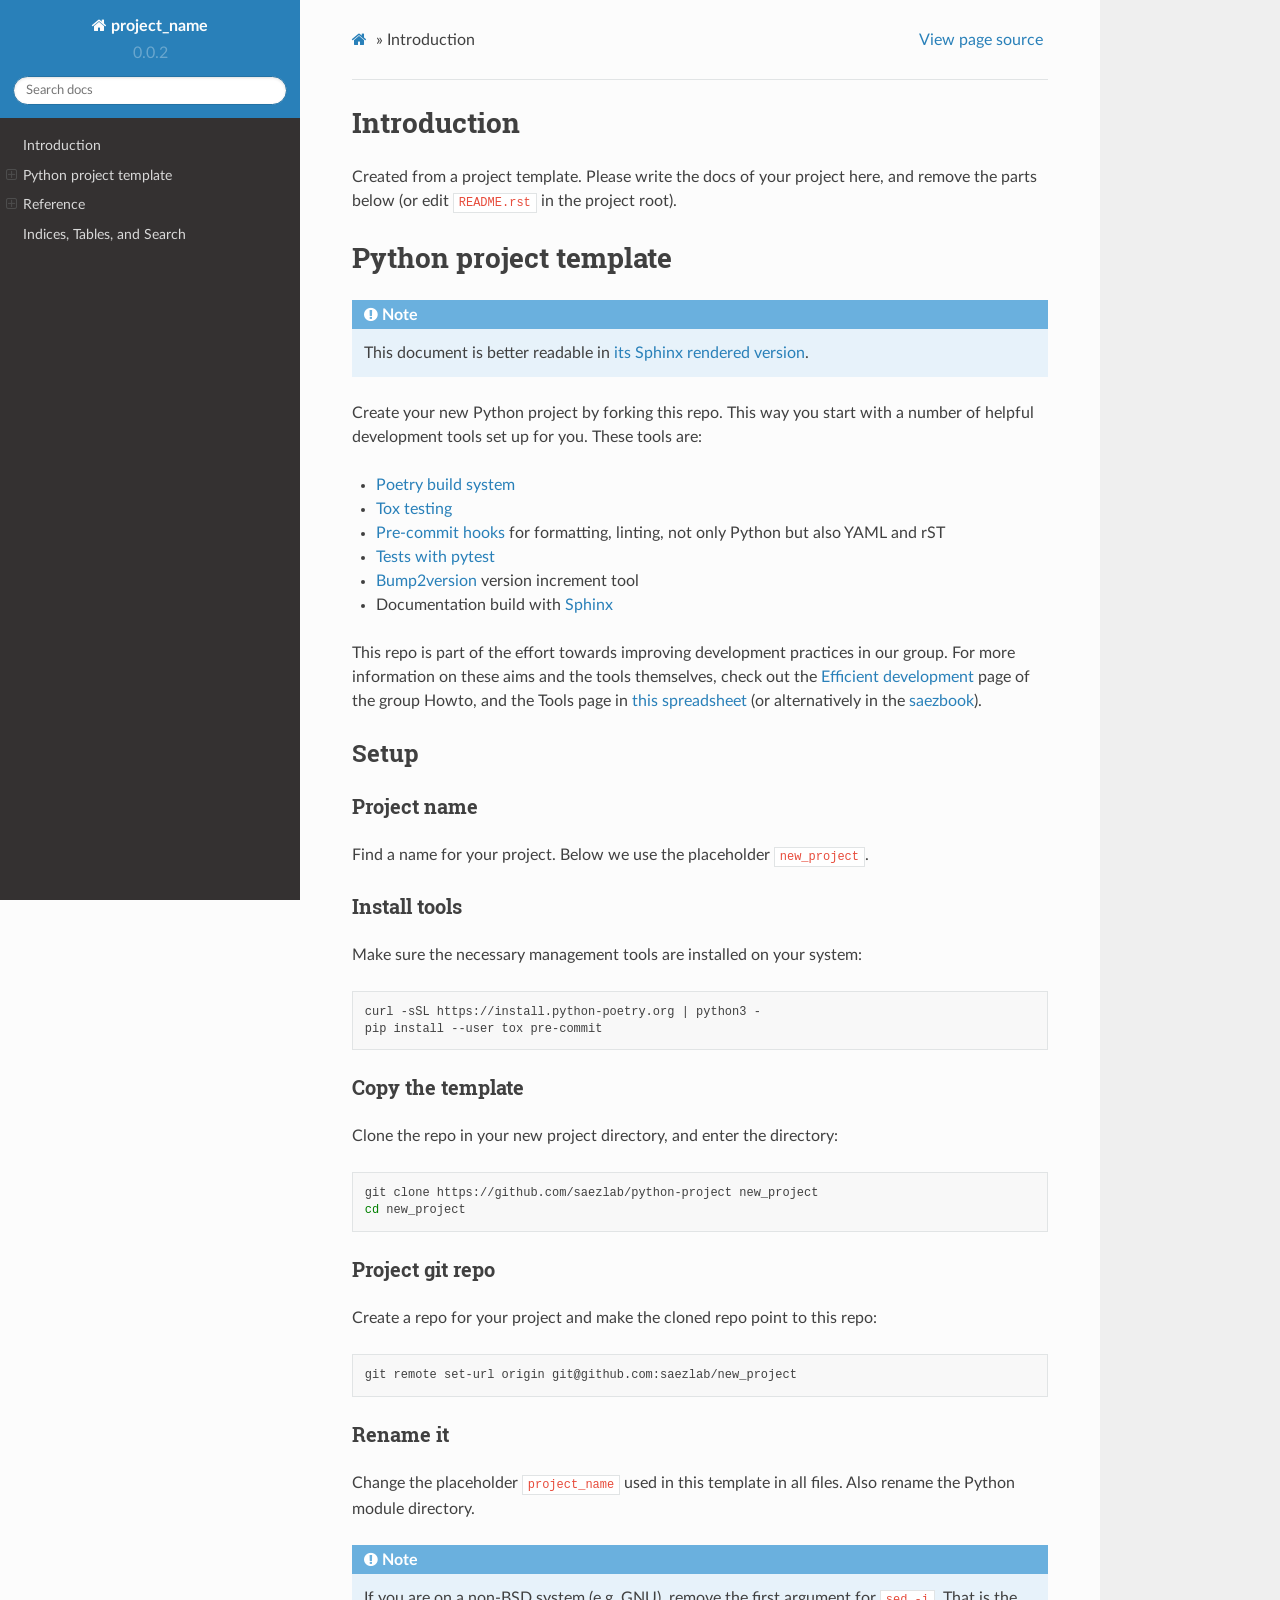
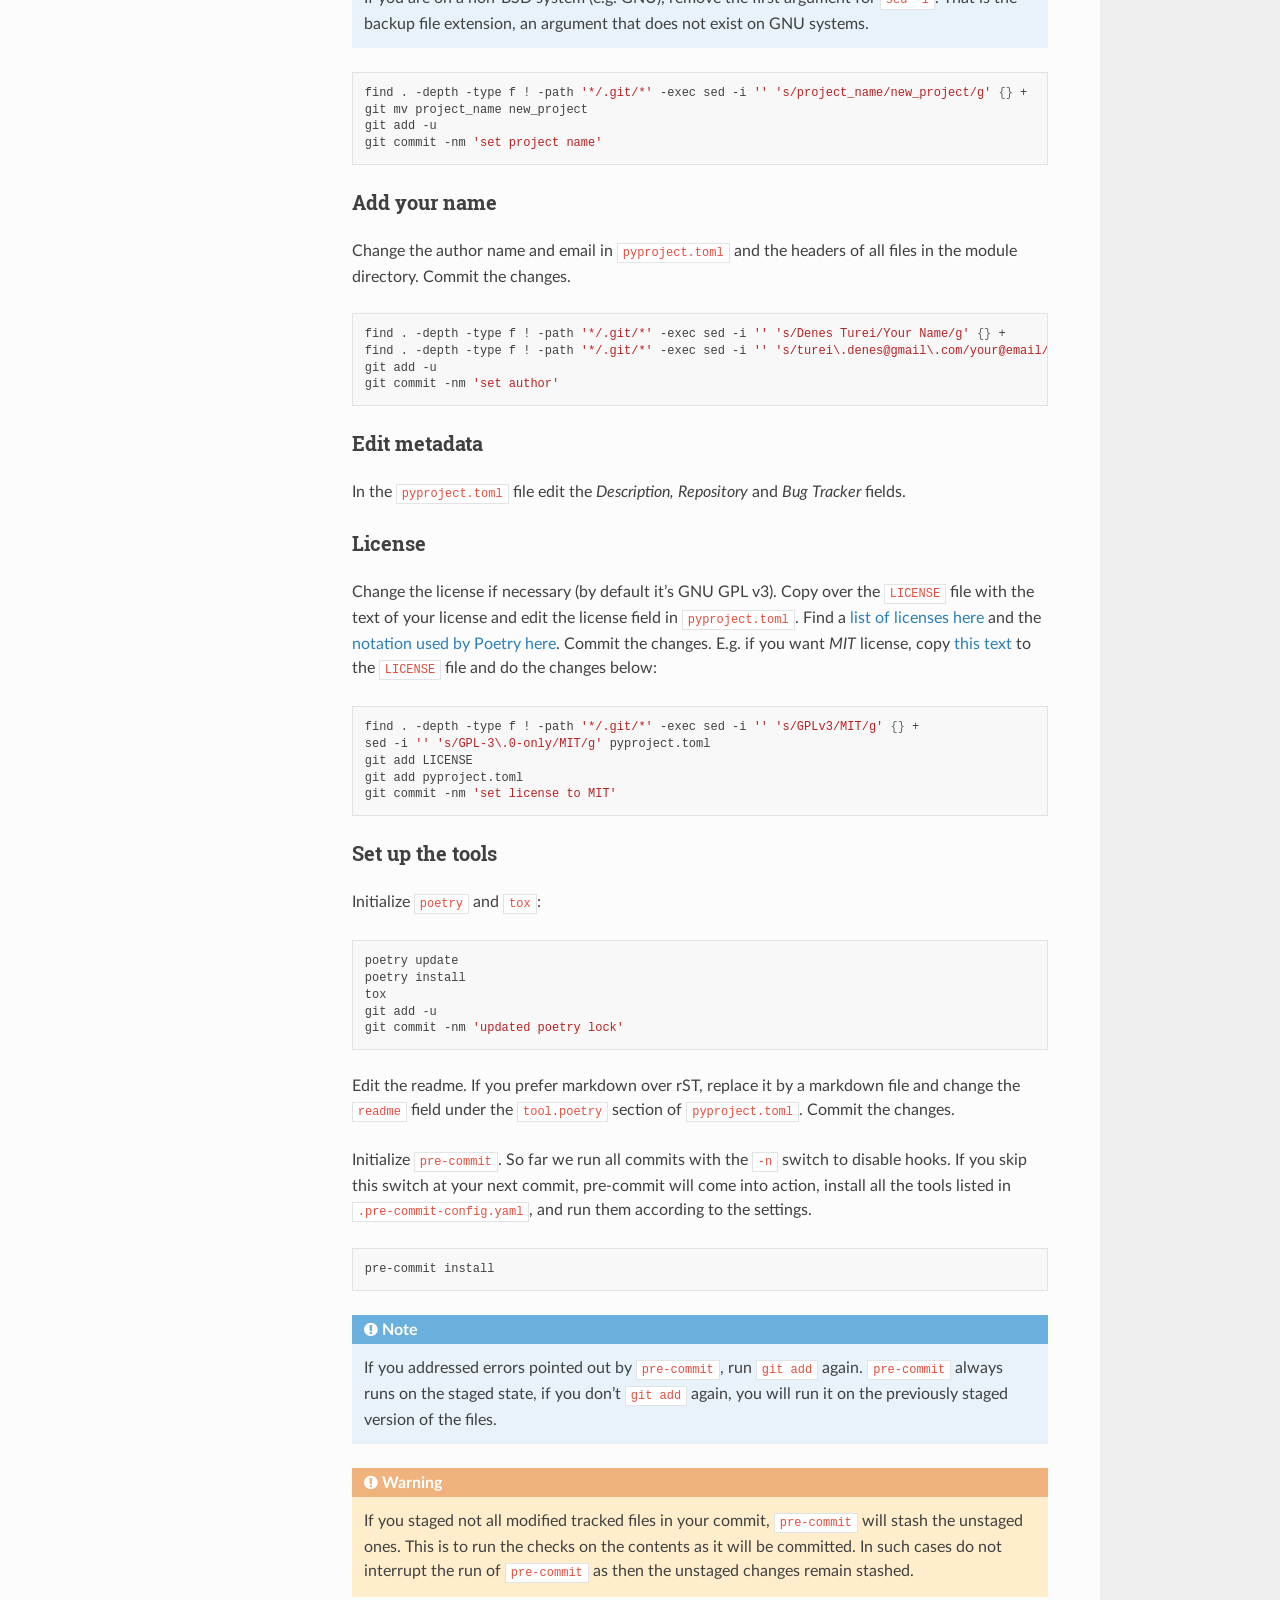
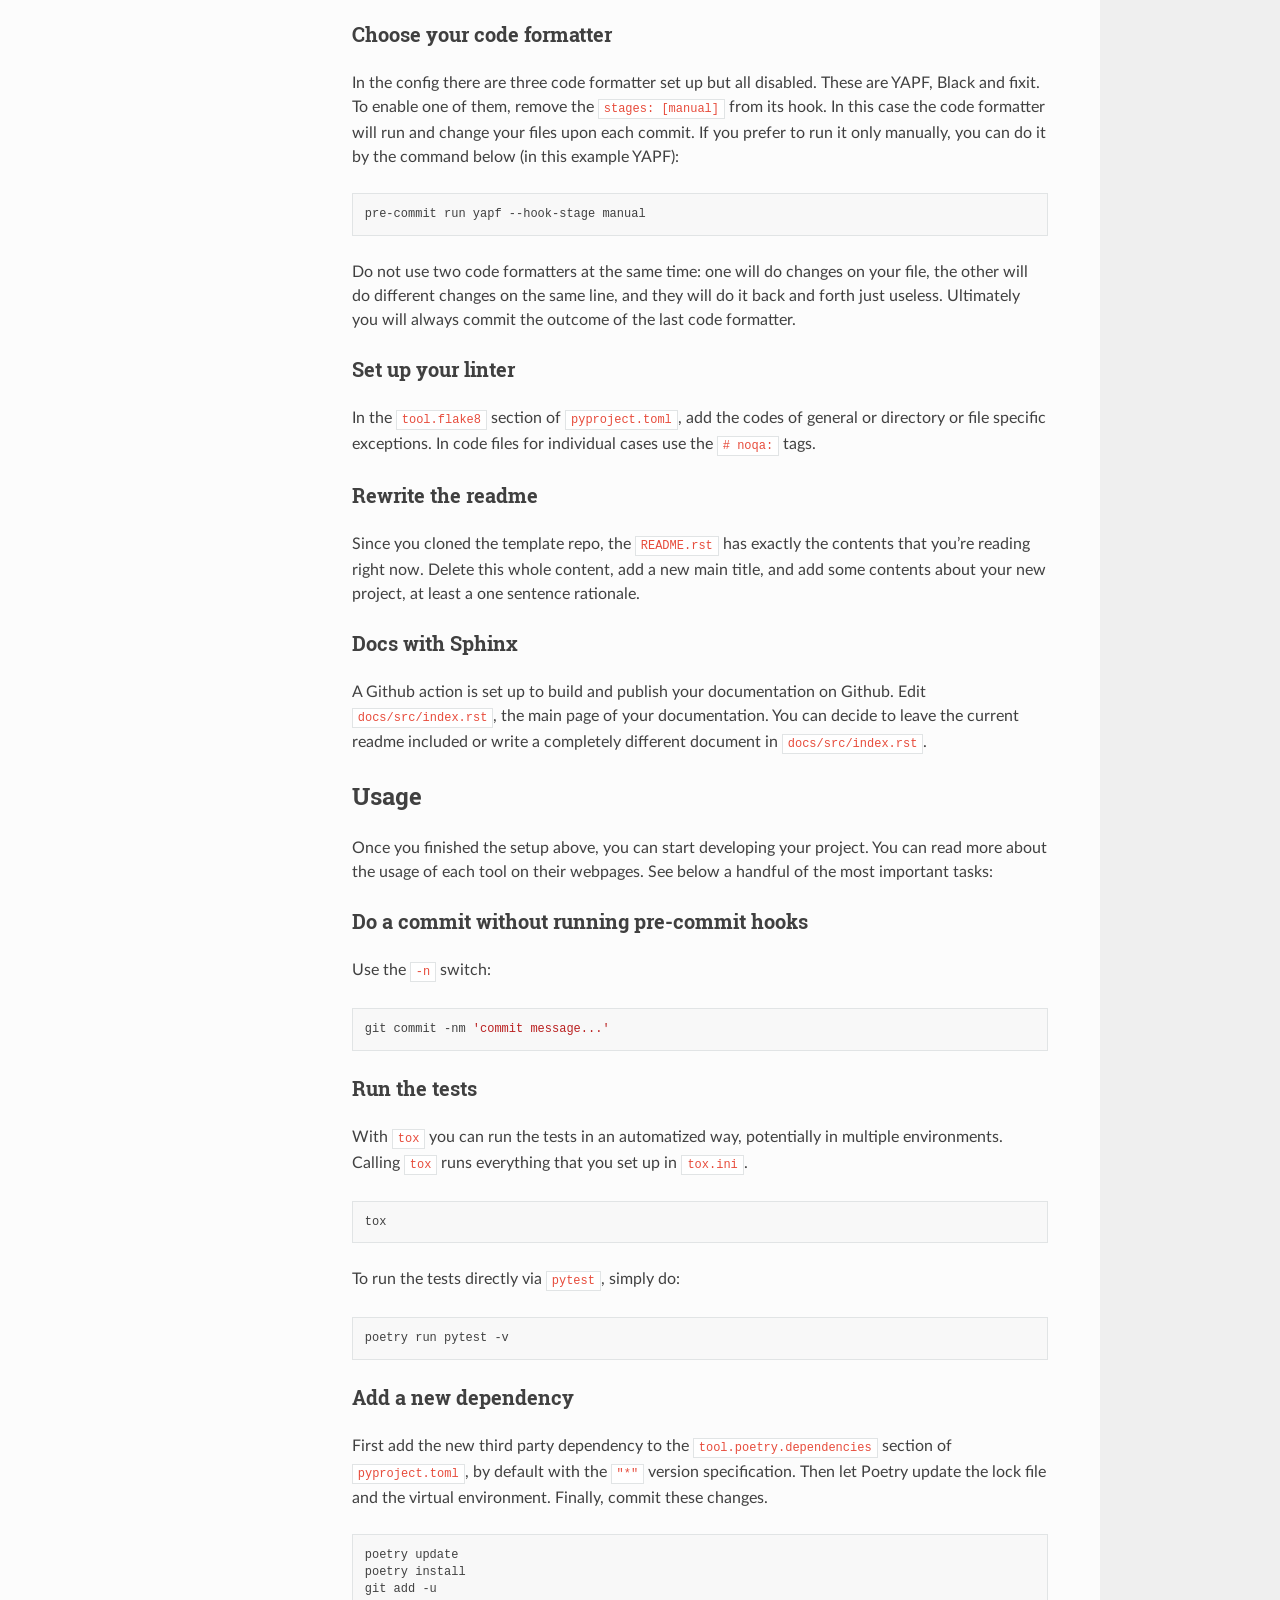
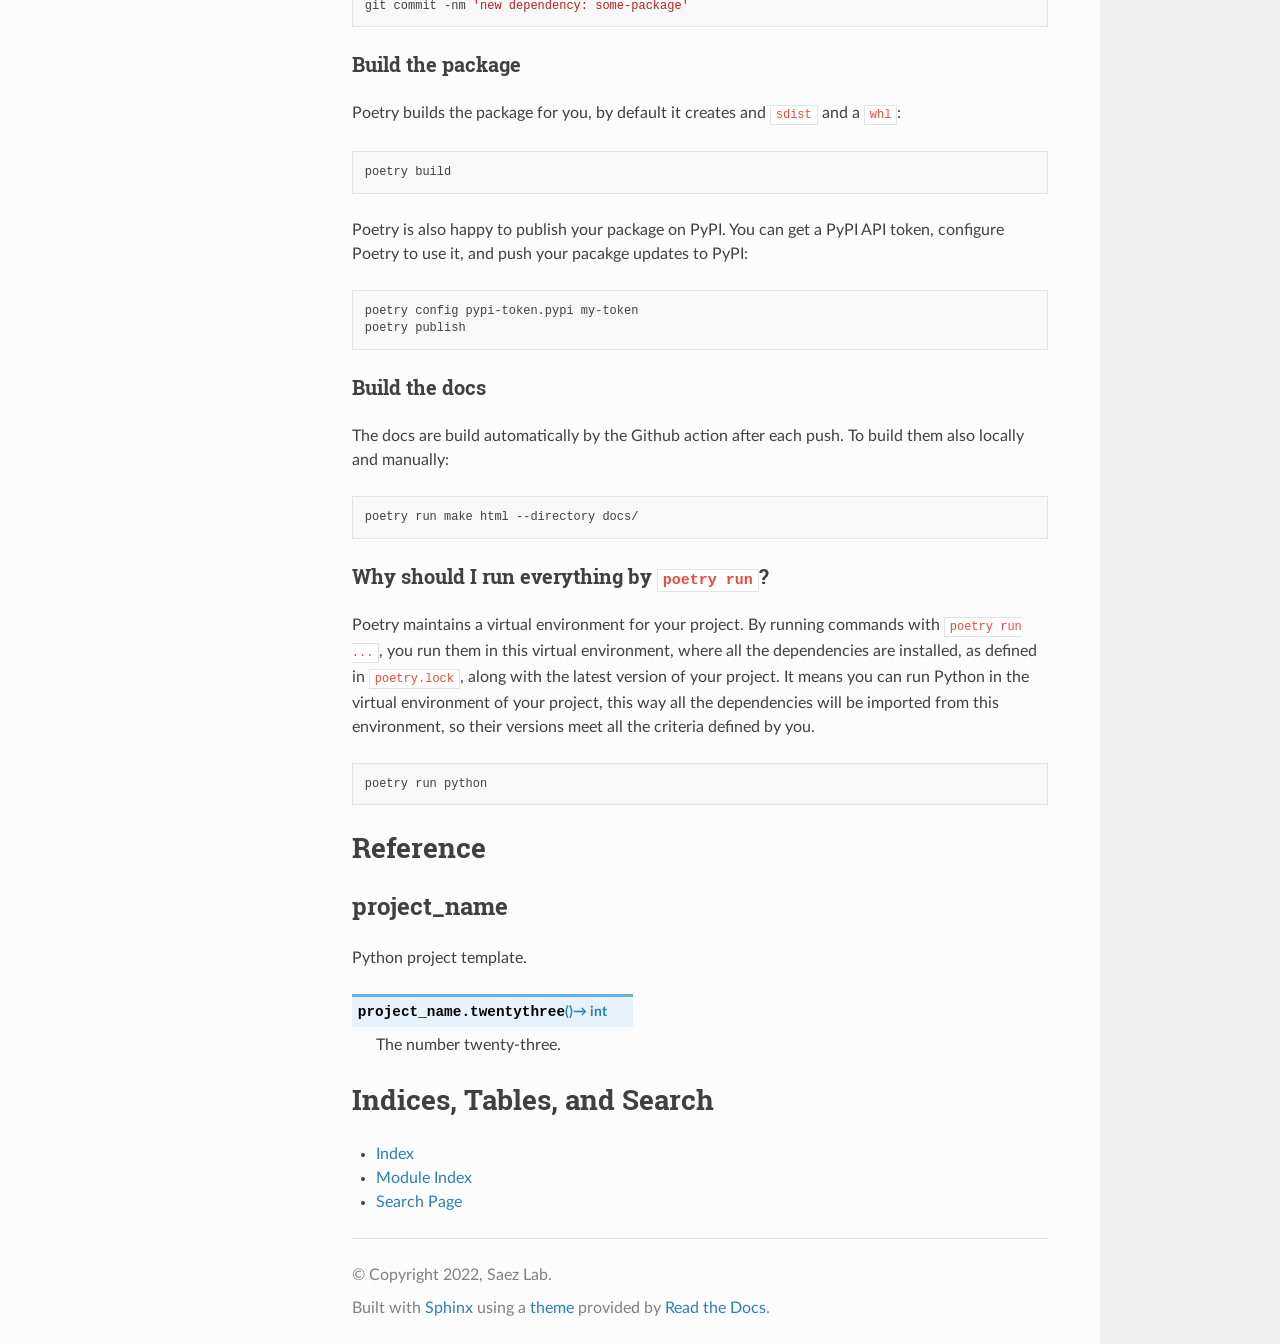
<file: index.html>
<!DOCTYPE html>
<html class="writer-html5" lang="en" >
<head>
  <meta charset="utf-8" /><meta name="generator" content="Docutils 0.17.1: http://docutils.sourceforge.net/" />

  <meta name="viewport" content="width=device-width, initial-scale=1.0" />
  <title>Introduction &mdash; project_name  documentation</title>
      <link rel="stylesheet" href="_static/pygments.css" type="text/css" />
      <link rel="stylesheet" href="_static/css/theme.css" type="text/css" />
  <!--[if lt IE 9]>
    <script src="_static/js/html5shiv.min.js"></script>
  <![endif]-->
  
        <script data-url_root="./" id="documentation_options" src="_static/documentation_options.js"></script>
        <script src="_static/jquery.js"></script>
        <script src="_static/underscore.js"></script>
        <script src="_static/_sphinx_javascript_frameworks_compat.js"></script>
        <script src="_static/doctools.js"></script>
    <script src="_static/js/theme.js"></script>
    <link rel="index" title="Index" href="genindex.html" />
    <link rel="search" title="Search" href="search.html" /> 
</head>

<body class="wy-body-for-nav"> 
  <div class="wy-grid-for-nav">
    <nav data-toggle="wy-nav-shift" class="wy-nav-side">
      <div class="wy-side-scroll">
        <div class="wy-side-nav-search" >
            <a href="#" class="icon icon-home"> project_name
          </a>
              <div class="version">
                0.0.2
              </div>
<div role="search">
  <form id="rtd-search-form" class="wy-form" action="search.html" method="get">
    <input type="text" name="q" placeholder="Search docs" />
    <input type="hidden" name="check_keywords" value="yes" />
    <input type="hidden" name="area" value="default" />
  </form>
</div>
        </div><div class="wy-menu wy-menu-vertical" data-spy="affix" role="navigation" aria-label="Navigation menu">
              <!-- Local TOC -->
              <div class="local-toc"><ul>
<li><a class="reference internal" href="#">Introduction</a></li>
<li><a class="reference internal" href="#python-project-template">Python project template</a><ul>
<li><a class="reference internal" href="#setup">Setup</a><ul>
<li><a class="reference internal" href="#project-name">Project name</a></li>
<li><a class="reference internal" href="#install-tools">Install tools</a></li>
<li><a class="reference internal" href="#copy-the-template">Copy the template</a></li>
<li><a class="reference internal" href="#project-git-repo">Project git repo</a></li>
<li><a class="reference internal" href="#rename-it">Rename it</a></li>
<li><a class="reference internal" href="#add-your-name">Add your name</a></li>
<li><a class="reference internal" href="#edit-metadata">Edit metadata</a></li>
<li><a class="reference internal" href="#license">License</a></li>
<li><a class="reference internal" href="#set-up-the-tools">Set up the tools</a></li>
<li><a class="reference internal" href="#choose-your-code-formatter">Choose your code formatter</a></li>
<li><a class="reference internal" href="#set-up-your-linter">Set up your linter</a></li>
<li><a class="reference internal" href="#rewrite-the-readme">Rewrite the readme</a></li>
<li><a class="reference internal" href="#docs-with-sphinx">Docs with Sphinx</a></li>
</ul>
</li>
<li><a class="reference internal" href="#usage">Usage</a><ul>
<li><a class="reference internal" href="#do-a-commit-without-running-pre-commit-hooks">Do a commit without running pre-commit hooks</a></li>
<li><a class="reference internal" href="#run-the-tests">Run the tests</a></li>
<li><a class="reference internal" href="#add-a-new-dependency">Add a new dependency</a></li>
<li><a class="reference internal" href="#build-the-package">Build the package</a></li>
<li><a class="reference internal" href="#build-the-docs">Build the docs</a></li>
<li><a class="reference internal" href="#why-should-i-run-everything-by-poetry-run">Why should I run everything by <code class="docutils literal notranslate"><span class="pre">poetry</span> <span class="pre">run</span></code>?</a></li>
</ul>
</li>
</ul>
</li>
<li><a class="reference internal" href="#reference">Reference</a><ul>
<li><a class="reference internal" href="#module-project_name">project_name</a></li>
</ul>
</li>
<li><a class="reference internal" href="#indices-tables-and-search">Indices, Tables, and Search</a></li>
</ul>
</div>
        </div>
      </div>
    </nav>

    <section data-toggle="wy-nav-shift" class="wy-nav-content-wrap"><nav class="wy-nav-top" aria-label="Mobile navigation menu" >
          <i data-toggle="wy-nav-top" class="fa fa-bars"></i>
          <a href="#">project_name</a>
      </nav>

      <div class="wy-nav-content">
        <div class="rst-content">
          <div role="navigation" aria-label="Page navigation">
  <ul class="wy-breadcrumbs">
      <li><a href="#" class="icon icon-home"></a> &raquo;</li>
      <li>Introduction</li>
      <li class="wy-breadcrumbs-aside">
            <a href="_sources/index.rst.txt" rel="nofollow"> View page source</a>
      </li>
  </ul>
  <hr/>
</div>
          <div role="main" class="document" itemscope="itemscope" itemtype="http://schema.org/Article">
           <div itemprop="articleBody">
             
  <section id="introduction">
<h1>Introduction<a class="headerlink" href="#introduction" title="Permalink to this heading"></a></h1>
<p>Created from a project template. Please write the docs of your project here,
and remove the parts below (or edit <code class="docutils literal notranslate"><span class="pre">README.rst</span></code> in the project root).</p>
</section>
<section id="python-project-template">
<h1>Python project template<a class="headerlink" href="#python-project-template" title="Permalink to this heading"></a></h1>
<div class="admonition note">
<p class="admonition-title">Note</p>
<p>This document is better readable in <a class="reference external" href="https://saezlab.github.io/python-project/">its Sphinx rendered version</a>.</p>
</div>
<p>Create your new Python project by forking this repo. This way you start with
a number of helpful development tools set up for you. These tools are:</p>
<ul class="simple">
<li><p><a class="reference external" href="https://python-poetry.org/">Poetry build system</a></p></li>
<li><p><a class="reference external" href="https://tox.wiki/en/latest/">Tox testing</a></p></li>
<li><p><a class="reference external" href="https://pre-commit.com/">Pre-commit hooks</a> for formatting, linting,
not only Python but also YAML and rST</p></li>
<li><p><a class="reference external" href="https://docs.pytest.org/">Tests with pytest</a></p></li>
<li><p><a class="reference external" href="https://github.com/c4urself/bump2version">Bump2version</a> version
increment tool</p></li>
<li><p>Documentation build with <a class="reference external" href="https://www.sphinx-doc.org/en/master/">Sphinx</a></p></li>
</ul>
<p>This repo is part of the effort towards improving development practices in
our group. For more information on these aims and the tools themselves, check
out the <a class="reference external" href="https://github.com/saezlab/HowTo/blob/master /HowTo_efficient_development.md">Efficient development</a> page of the group Howto, and the Tools
page in <a class="reference external" href="https://docs.google.com/spreadsheets/d /1by744ceMxt57egyq8Q4SZUfzLRhNG6BtlpoD3ljgp90/edit#gid=0">this spreadsheet</a> (or alternatively in the <a class="reference external" href="https://saezbook.omnipathdb.org/Help/HowTo/efficient_development.html">saezbook</a>).</p>
<section id="setup">
<h2>Setup<a class="headerlink" href="#setup" title="Permalink to this heading"></a></h2>
<section id="project-name">
<h3>Project name<a class="headerlink" href="#project-name" title="Permalink to this heading"></a></h3>
<p>Find a name for your project. Below we use the placeholder <code class="docutils literal notranslate"><span class="pre">new_project</span></code>.</p>
</section>
<section id="install-tools">
<h3>Install tools<a class="headerlink" href="#install-tools" title="Permalink to this heading"></a></h3>
<p>Make sure the necessary management tools are installed on your system:</p>
<div class="highlight-bash notranslate"><div class="highlight"><pre><span></span>curl -sSL https://install.python-poetry.org <span class="p">|</span> python3 -
pip install --user tox pre-commit
</pre></div>
</div>
</section>
<section id="copy-the-template">
<h3>Copy the template<a class="headerlink" href="#copy-the-template" title="Permalink to this heading"></a></h3>
<p>Clone the repo in your new project directory, and enter the directory:</p>
<div class="highlight-bash notranslate"><div class="highlight"><pre><span></span>git clone https://github.com/saezlab/python-project new_project
<span class="nb">cd</span> new_project
</pre></div>
</div>
</section>
<section id="project-git-repo">
<h3>Project git repo<a class="headerlink" href="#project-git-repo" title="Permalink to this heading"></a></h3>
<p>Create a repo for your project and make the cloned repo point to this repo:</p>
<div class="highlight-bash notranslate"><div class="highlight"><pre><span></span>git remote set-url origin git@github.com:saezlab/new_project
</pre></div>
</div>
</section>
<section id="rename-it">
<h3>Rename it<a class="headerlink" href="#rename-it" title="Permalink to this heading"></a></h3>
<p>Change the placeholder <code class="docutils literal notranslate"><span class="pre">project_name</span></code> used in this template in all files.
Also rename the Python module directory.</p>
<div class="admonition note">
<p class="admonition-title">Note</p>
<p>If you are on a non-BSD system (e.g. GNU), remove the first argument for
<code class="docutils literal notranslate"><span class="pre">sed</span> <span class="pre">-i</span></code>. That is the backup file extension, an argument that does not
exist on GNU systems.</p>
</div>
<div class="highlight-bash notranslate"><div class="highlight"><pre><span></span>find . -depth -type f ! -path <span class="s1">&#39;*/.git/*&#39;</span> -exec sed -i <span class="s1">&#39;&#39;</span> <span class="s1">&#39;s/project_name/new_project/g&#39;</span> <span class="o">{}</span> +
git mv project_name new_project
git add -u
git commit -nm <span class="s1">&#39;set project name&#39;</span>
</pre></div>
</div>
</section>
<section id="add-your-name">
<h3>Add your name<a class="headerlink" href="#add-your-name" title="Permalink to this heading"></a></h3>
<p>Change the author name and email in <code class="docutils literal notranslate"><span class="pre">pyproject.toml</span></code> and the headers of
all files in the module directory. Commit the changes.</p>
<div class="highlight-bash notranslate"><div class="highlight"><pre><span></span>find . -depth -type f ! -path <span class="s1">&#39;*/.git/*&#39;</span> -exec sed -i <span class="s1">&#39;&#39;</span> <span class="s1">&#39;s/Denes Turei/Your Name/g&#39;</span> <span class="o">{}</span> +
find . -depth -type f ! -path <span class="s1">&#39;*/.git/*&#39;</span> -exec sed -i <span class="s1">&#39;&#39;</span> <span class="s1">&#39;s/turei\.denes@gmail\.com/your@email/g&#39;</span> <span class="o">{}</span> +
git add -u
git commit -nm <span class="s1">&#39;set author&#39;</span>
</pre></div>
</div>
</section>
<section id="edit-metadata">
<h3>Edit metadata<a class="headerlink" href="#edit-metadata" title="Permalink to this heading"></a></h3>
<p>In the <code class="docutils literal notranslate"><span class="pre">pyproject.toml</span></code> file edit the <em>Description, Repository</em> and <em>Bug
Tracker</em> fields.</p>
</section>
<section id="license">
<h3>License<a class="headerlink" href="#license" title="Permalink to this heading"></a></h3>
<p>Change the license if necessary (by default it’s GNU GPL v3). Copy over the
<code class="docutils literal notranslate"><span class="pre">LICENSE</span></code> file with the text of your license and edit the license field in
<code class="docutils literal notranslate"><span class="pre">pyproject.toml</span></code>. Find a <a class="reference external" href="https://www.gnu.org/licenses/license-list.en.html">list of licenses here</a> and the <a class="reference external" href="https://python-poetry.org/docs/pyproject/#license">notation used by
Poetry here</a>. Commit
the changes. E.g. if you want <em>MIT</em> license, copy <a class="reference external" href="https://spdx.org/licenses/MIT.html">this text</a> to the <code class="docutils literal notranslate"><span class="pre">LICENSE</span></code> file and do the
changes below:</p>
<div class="highlight-bash notranslate"><div class="highlight"><pre><span></span>find . -depth -type f ! -path <span class="s1">&#39;*/.git/*&#39;</span> -exec sed -i <span class="s1">&#39;&#39;</span> <span class="s1">&#39;s/GPLv3/MIT/g&#39;</span> <span class="o">{}</span> +
sed -i <span class="s1">&#39;&#39;</span> <span class="s1">&#39;s/GPL-3\.0-only/MIT/g&#39;</span> pyproject.toml
git add LICENSE
git add pyproject.toml
git commit -nm <span class="s1">&#39;set license to MIT&#39;</span>
</pre></div>
</div>
</section>
<section id="set-up-the-tools">
<h3>Set up the tools<a class="headerlink" href="#set-up-the-tools" title="Permalink to this heading"></a></h3>
<p>Initialize <code class="docutils literal notranslate"><span class="pre">poetry</span></code> and <code class="docutils literal notranslate"><span class="pre">tox</span></code>:</p>
<div class="highlight-bash notranslate"><div class="highlight"><pre><span></span>poetry update
poetry install
tox
git add -u
git commit -nm <span class="s1">&#39;updated poetry lock&#39;</span>
</pre></div>
</div>
<p>Edit the readme. If you prefer markdown over rST, replace it by a markdown
file and change the <code class="docutils literal notranslate"><span class="pre">readme</span></code> field under the <code class="docutils literal notranslate"><span class="pre">tool.poetry</span></code> section of
<code class="docutils literal notranslate"><span class="pre">pyproject.toml</span></code>. Commit the changes.</p>
<p>Initialize <code class="docutils literal notranslate"><span class="pre">pre-commit</span></code>. So far we run all commits with the <code class="docutils literal notranslate"><span class="pre">-n</span></code> switch
to disable hooks. If you skip this switch at your next commit, pre-commit
will come into action, install all the tools listed in
<code class="docutils literal notranslate"><span class="pre">.pre-commit-config.yaml</span></code>, and run them according to the settings.</p>
<div class="highlight-bash notranslate"><div class="highlight"><pre><span></span>pre-commit install
</pre></div>
</div>
<div class="admonition note">
<p class="admonition-title">Note</p>
<p>If you addressed errors pointed out by <code class="docutils literal notranslate"><span class="pre">pre-commit</span></code>, run <code class="docutils literal notranslate"><span class="pre">git</span> <span class="pre">add</span></code>
again. <code class="docutils literal notranslate"><span class="pre">pre-commit</span></code> always runs on the staged state, if you don’t
<code class="docutils literal notranslate"><span class="pre">git</span> <span class="pre">add</span></code> again, you will run it on the previously staged version of
the files.</p>
</div>
<div class="admonition warning">
<p class="admonition-title">Warning</p>
<p>If you staged not all modified tracked files in your commit, <code class="docutils literal notranslate"><span class="pre">pre-commit</span></code>
will stash the unstaged ones. This is to run the checks on the contents
as it will be committed. In such cases do not interrupt the run of
<code class="docutils literal notranslate"><span class="pre">pre-commit</span></code> as then the unstaged changes remain stashed.</p>
</div>
</section>
<section id="choose-your-code-formatter">
<h3>Choose your code formatter<a class="headerlink" href="#choose-your-code-formatter" title="Permalink to this heading"></a></h3>
<p>In the config there are three code formatter set up but all disabled. These
are YAPF, Black and fixit. To enable one of them, remove the
<code class="docutils literal notranslate"><span class="pre">stages:</span> <span class="pre">[manual]</span></code> from its hook. In this case the code formatter will run
and change your files upon each commit. If you prefer to run it only manually,
you can do it by the command below (in this example YAPF):</p>
<div class="highlight-bash notranslate"><div class="highlight"><pre><span></span>pre-commit run yapf --hook-stage manual
</pre></div>
</div>
<p>Do not use two code formatters at the same time: one will do changes on your
file, the other will do different changes on the same line, and they will do
it back and forth just useless. Ultimately you will always commit the outcome
of the last code formatter.</p>
</section>
<section id="set-up-your-linter">
<h3>Set up your linter<a class="headerlink" href="#set-up-your-linter" title="Permalink to this heading"></a></h3>
<p>In the <code class="docutils literal notranslate"><span class="pre">tool.flake8</span></code> section of <code class="docutils literal notranslate"><span class="pre">pyproject.toml</span></code>,
add the codes of general or directory or file specific exceptions. In
code files for individual cases use the <code class="docutils literal notranslate"><span class="pre">#</span> <span class="pre">noqa:</span></code> tags.</p>
</section>
<section id="rewrite-the-readme">
<h3>Rewrite the readme<a class="headerlink" href="#rewrite-the-readme" title="Permalink to this heading"></a></h3>
<p>Since you cloned the template repo, the <code class="docutils literal notranslate"><span class="pre">README.rst</span></code> has exactly the
contents that you’re reading right now. Delete this whole content, add a
new main title, and add some contents about your new project, at least a
one sentence rationale.</p>
</section>
<section id="docs-with-sphinx">
<h3>Docs with Sphinx<a class="headerlink" href="#docs-with-sphinx" title="Permalink to this heading"></a></h3>
<p>A Github action is set up to build and publish your documentation on Github.
Edit <code class="docutils literal notranslate"><span class="pre">docs/src/index.rst</span></code>, the main page of your documentation. You can
decide to leave the current readme included or write a completely different
document in <code class="docutils literal notranslate"><span class="pre">docs/src/index.rst</span></code>.</p>
</section>
</section>
<section id="usage">
<h2>Usage<a class="headerlink" href="#usage" title="Permalink to this heading"></a></h2>
<p>Once you finished the setup above, you can start developing your project.
You can read more about the usage of each tool on their webpages. See below
a handful of the most important tasks:</p>
<section id="do-a-commit-without-running-pre-commit-hooks">
<h3>Do a commit without running pre-commit hooks<a class="headerlink" href="#do-a-commit-without-running-pre-commit-hooks" title="Permalink to this heading"></a></h3>
<p>Use the <code class="docutils literal notranslate"><span class="pre">-n</span></code> switch:</p>
<div class="highlight-bash notranslate"><div class="highlight"><pre><span></span>git commit -nm <span class="s1">&#39;commit message...&#39;</span>
</pre></div>
</div>
</section>
<section id="run-the-tests">
<h3>Run the tests<a class="headerlink" href="#run-the-tests" title="Permalink to this heading"></a></h3>
<p>With <code class="docutils literal notranslate"><span class="pre">tox</span></code> you can run the tests in an automatized way, potentially in
multiple environments. Calling <code class="docutils literal notranslate"><span class="pre">tox</span></code> runs everything that you set up in
<code class="docutils literal notranslate"><span class="pre">tox.ini</span></code>.</p>
<div class="highlight-bash notranslate"><div class="highlight"><pre><span></span>tox
</pre></div>
</div>
<p>To run the tests directly via <code class="docutils literal notranslate"><span class="pre">pytest</span></code>, simply do:</p>
<div class="highlight-bash notranslate"><div class="highlight"><pre><span></span>poetry run pytest -v
</pre></div>
</div>
</section>
<section id="add-a-new-dependency">
<h3>Add a new dependency<a class="headerlink" href="#add-a-new-dependency" title="Permalink to this heading"></a></h3>
<p>First add the new third party dependency to the <code class="docutils literal notranslate"><span class="pre">tool.poetry.dependencies</span></code>
section of <code class="docutils literal notranslate"><span class="pre">pyproject.toml</span></code>, by default with the <code class="docutils literal notranslate"><span class="pre">&quot;*&quot;</span></code> version
specification. Then let Poetry update the lock file and the virtual
environment. Finally, commit these changes.</p>
<div class="highlight-bash notranslate"><div class="highlight"><pre><span></span>poetry update
poetry install
git add -u
git commit -nm <span class="s1">&#39;new dependency: some-package&#39;</span>
</pre></div>
</div>
</section>
<section id="build-the-package">
<h3>Build the package<a class="headerlink" href="#build-the-package" title="Permalink to this heading"></a></h3>
<p>Poetry builds the package for you, by default it creates and <code class="docutils literal notranslate"><span class="pre">sdist</span></code> and
a <code class="docutils literal notranslate"><span class="pre">whl</span></code>:</p>
<div class="highlight-bash notranslate"><div class="highlight"><pre><span></span>poetry build
</pre></div>
</div>
<p>Poetry is also happy to publish your package on PyPI. You can get a PyPI API
token, configure Poetry to use it, and push your pacakge updates to PyPI:</p>
<div class="highlight-bash notranslate"><div class="highlight"><pre><span></span>poetry config pypi-token.pypi my-token
poetry publish
</pre></div>
</div>
</section>
<section id="build-the-docs">
<h3>Build the docs<a class="headerlink" href="#build-the-docs" title="Permalink to this heading"></a></h3>
<p>The docs are build automatically by the Github action after each push. To
build them also locally and manually:</p>
<div class="highlight-bash notranslate"><div class="highlight"><pre><span></span>poetry run make html --directory docs/
</pre></div>
</div>
</section>
<section id="why-should-i-run-everything-by-poetry-run">
<h3>Why should I run everything by <code class="docutils literal notranslate"><span class="pre">poetry</span> <span class="pre">run</span></code>?<a class="headerlink" href="#why-should-i-run-everything-by-poetry-run" title="Permalink to this heading"></a></h3>
<p>Poetry maintains a virtual environment for your project. By running commands
with <code class="docutils literal notranslate"><span class="pre">poetry</span> <span class="pre">run</span> <span class="pre">...</span></code>, you run them in this virtual environment, where all
the dependencies are installed, as defined in <code class="docutils literal notranslate"><span class="pre">poetry.lock</span></code>, along with the
latest version of your project. It means you can run Python in the virtual
environment of your project, this way all the dependencies will be imported
from this environment, so their versions meet all the criteria defined by
you.</p>
<div class="highlight-bash notranslate"><div class="highlight"><pre><span></span>poetry run python
</pre></div>
</div>
</section>
</section>
</section>
<section id="reference">
<h1>Reference<a class="headerlink" href="#reference" title="Permalink to this heading"></a></h1>
<section id="module-project_name">
<span id="id1"></span><h2>project_name<a class="headerlink" href="#module-project_name" title="Permalink to this heading"></a></h2>
<p>Python project template.</p>
<dl class="py function">
<dt class="sig sig-object py" id="project_name.twentythree">
<span class="sig-prename descclassname"><span class="pre">project_name.</span></span><span class="sig-name descname"><span class="pre">twentythree</span></span><span class="sig-paren">(</span><span class="sig-paren">)</span> <span class="sig-return"><span class="sig-return-icon">&#x2192;</span> <span class="sig-return-typehint"><span class="pre">int</span></span></span><a class="headerlink" href="#project_name.twentythree" title="Permalink to this definition"></a></dt>
<dd><p>The number twenty-three.</p>
</dd></dl>

</section>
</section>
<section id="indices-tables-and-search">
<h1>Indices, Tables, and Search<a class="headerlink" href="#indices-tables-and-search" title="Permalink to this heading"></a></h1>
<ul class="simple">
<li><p><a class="reference internal" href="genindex.html"><span class="std std-ref">Index</span></a></p></li>
<li><p><a class="reference internal" href="py-modindex.html"><span class="std std-ref">Module Index</span></a></p></li>
<li><p><a class="reference internal" href="search.html"><span class="std std-ref">Search Page</span></a></p></li>
</ul>
<div class="toctree-wrapper compound">
</div>
</section>


           </div>
          </div>
          <footer>

  <hr/>

  <div role="contentinfo">
    <p>&#169; Copyright 2022, Saez Lab.</p>
  </div>

  Built with <a href="https://www.sphinx-doc.org/">Sphinx</a> using a
    <a href="https://github.com/readthedocs/sphinx_rtd_theme">theme</a>
    provided by <a href="https://readthedocs.org">Read the Docs</a>.
   

</footer>
        </div>
      </div>
    </section>
  </div>
  <script>
      jQuery(function () {
          SphinxRtdTheme.Navigation.enable(true);
      });
  </script> 

</body>
</html>
</file>
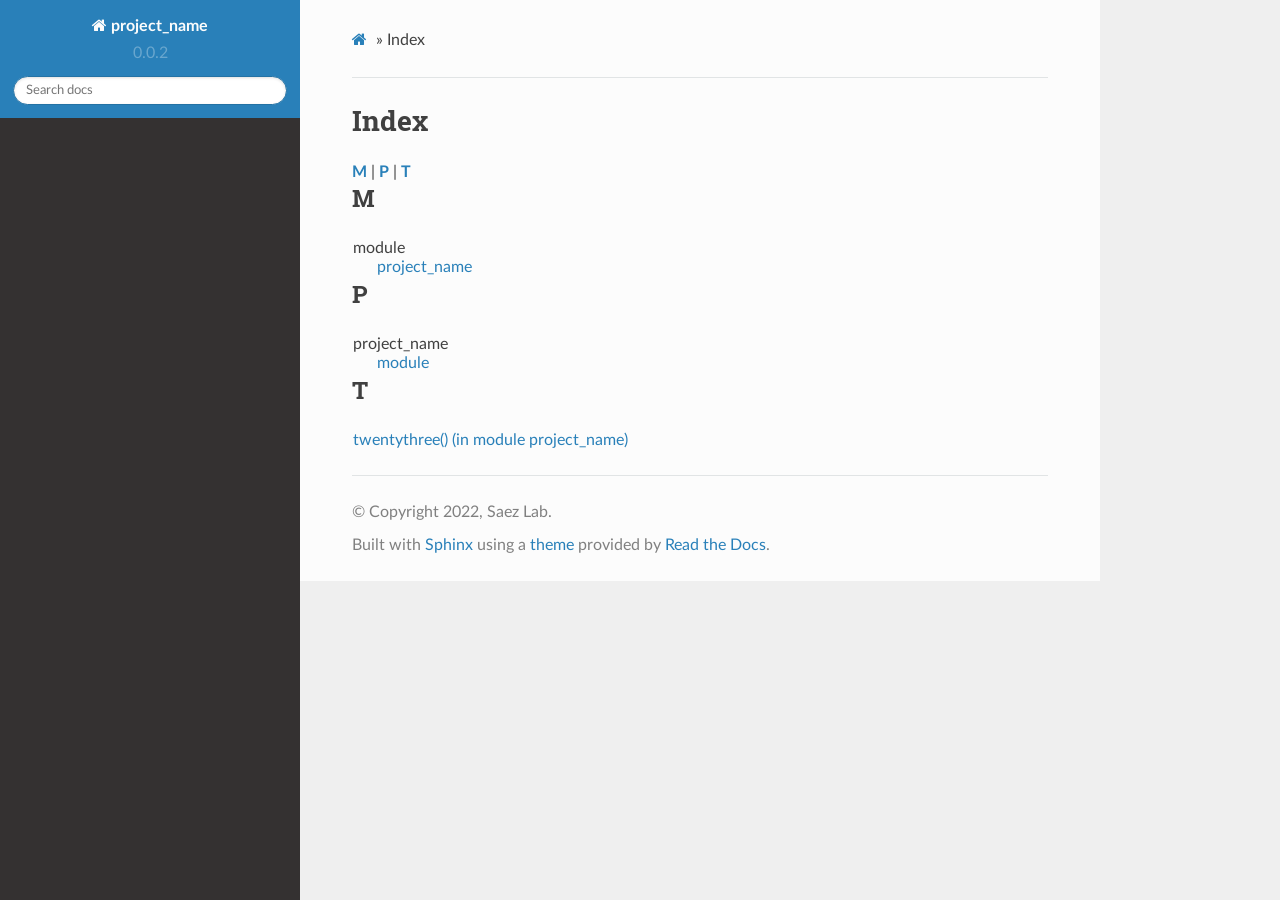
<file: genindex.html>
<!DOCTYPE html>
<html class="writer-html5" lang="en" >
<head>
  <meta charset="utf-8" />
  <meta name="viewport" content="width=device-width, initial-scale=1.0" />
  <title>Index &mdash; project_name  documentation</title>
      <link rel="stylesheet" href="_static/pygments.css" type="text/css" />
      <link rel="stylesheet" href="_static/css/theme.css" type="text/css" />
  <!--[if lt IE 9]>
    <script src="_static/js/html5shiv.min.js"></script>
  <![endif]-->
  
        <script data-url_root="./" id="documentation_options" src="_static/documentation_options.js"></script>
        <script src="_static/jquery.js"></script>
        <script src="_static/underscore.js"></script>
        <script src="_static/_sphinx_javascript_frameworks_compat.js"></script>
        <script src="_static/doctools.js"></script>
    <script src="_static/js/theme.js"></script>
    <link rel="index" title="Index" href="#" />
    <link rel="search" title="Search" href="search.html" /> 
</head>

<body class="wy-body-for-nav"> 
  <div class="wy-grid-for-nav">
    <nav data-toggle="wy-nav-shift" class="wy-nav-side">
      <div class="wy-side-scroll">
        <div class="wy-side-nav-search" >
            <a href="index.html" class="icon icon-home"> project_name
          </a>
              <div class="version">
                0.0.2
              </div>
<div role="search">
  <form id="rtd-search-form" class="wy-form" action="search.html" method="get">
    <input type="text" name="q" placeholder="Search docs" />
    <input type="hidden" name="check_keywords" value="yes" />
    <input type="hidden" name="area" value="default" />
  </form>
</div>
        </div><div class="wy-menu wy-menu-vertical" data-spy="affix" role="navigation" aria-label="Navigation menu">
              <!-- Local TOC -->
              <div class="local-toc"></div>
        </div>
      </div>
    </nav>

    <section data-toggle="wy-nav-shift" class="wy-nav-content-wrap"><nav class="wy-nav-top" aria-label="Mobile navigation menu" >
          <i data-toggle="wy-nav-top" class="fa fa-bars"></i>
          <a href="index.html">project_name</a>
      </nav>

      <div class="wy-nav-content">
        <div class="rst-content">
          <div role="navigation" aria-label="Page navigation">
  <ul class="wy-breadcrumbs">
      <li><a href="index.html" class="icon icon-home"></a> &raquo;</li>
      <li>Index</li>
      <li class="wy-breadcrumbs-aside">
      </li>
  </ul>
  <hr/>
</div>
          <div role="main" class="document" itemscope="itemscope" itemtype="http://schema.org/Article">
           <div itemprop="articleBody">
             

<h1 id="index">Index</h1>

<div class="genindex-jumpbox">
 <a href="#M"><strong>M</strong></a>
 | <a href="#P"><strong>P</strong></a>
 | <a href="#T"><strong>T</strong></a>
 
</div>
<h2 id="M">M</h2>
<table style="width: 100%" class="indextable genindextable"><tr>
  <td style="width: 33%; vertical-align: top;"><ul>
      <li>
    module

      <ul>
        <li><a href="index.html#module-project_name">project_name</a>
</li>
      </ul></li>
  </ul></td>
</tr></table>

<h2 id="P">P</h2>
<table style="width: 100%" class="indextable genindextable"><tr>
  <td style="width: 33%; vertical-align: top;"><ul>
      <li>
    project_name

      <ul>
        <li><a href="index.html#module-project_name">module</a>
</li>
      </ul></li>
  </ul></td>
</tr></table>

<h2 id="T">T</h2>
<table style="width: 100%" class="indextable genindextable"><tr>
  <td style="width: 33%; vertical-align: top;"><ul>
      <li><a href="index.html#project_name.twentythree">twentythree() (in module project_name)</a>
</li>
  </ul></td>
</tr></table>



           </div>
          </div>
          <footer>

  <hr/>

  <div role="contentinfo">
    <p>&#169; Copyright 2022, Saez Lab.</p>
  </div>

  Built with <a href="https://www.sphinx-doc.org/">Sphinx</a> using a
    <a href="https://github.com/readthedocs/sphinx_rtd_theme">theme</a>
    provided by <a href="https://readthedocs.org">Read the Docs</a>.
   

</footer>
        </div>
      </div>
    </section>
  </div>
  <script>
      jQuery(function () {
          SphinxRtdTheme.Navigation.enable(true);
      });
  </script> 

</body>
</html>
</file>
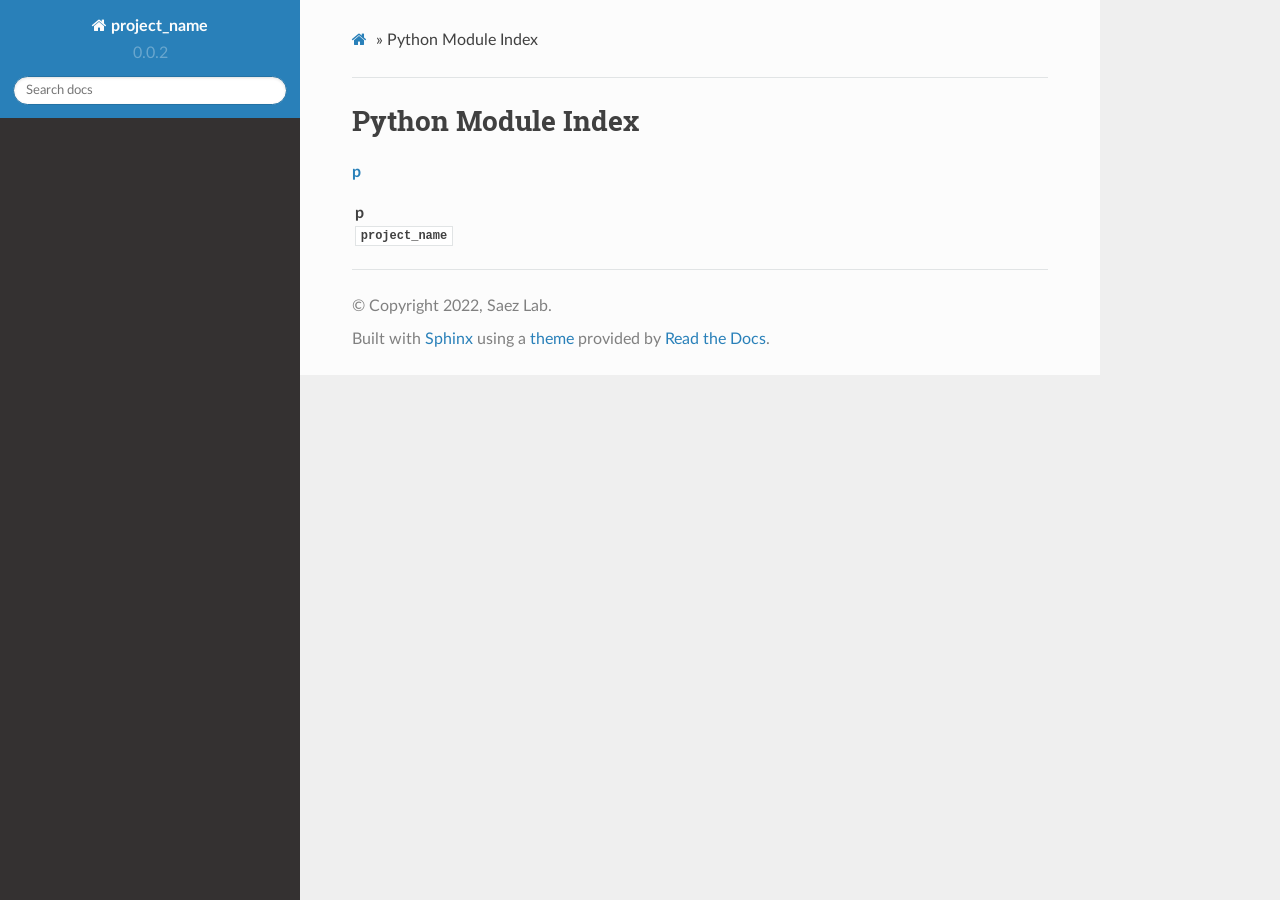
<file: py-modindex.html>
<!DOCTYPE html>
<html class="writer-html5" lang="en" >
<head>
  <meta charset="utf-8" />
  <meta name="viewport" content="width=device-width, initial-scale=1.0" />
  <title>Python Module Index &mdash; project_name  documentation</title>
      <link rel="stylesheet" href="_static/pygments.css" type="text/css" />
      <link rel="stylesheet" href="_static/css/theme.css" type="text/css" />
  <!--[if lt IE 9]>
    <script src="_static/js/html5shiv.min.js"></script>
  <![endif]-->
  
        <script data-url_root="./" id="documentation_options" src="_static/documentation_options.js"></script>
        <script src="_static/jquery.js"></script>
        <script src="_static/underscore.js"></script>
        <script src="_static/_sphinx_javascript_frameworks_compat.js"></script>
        <script src="_static/doctools.js"></script>
    <script src="_static/js/theme.js"></script>
    <link rel="index" title="Index" href="genindex.html" />
    <link rel="search" title="Search" href="search.html" />
 

    <script>
      DOCUMENTATION_OPTIONS.COLLAPSE_INDEX = true;
    </script>


</head>

<body class="wy-body-for-nav"> 
  <div class="wy-grid-for-nav">
    <nav data-toggle="wy-nav-shift" class="wy-nav-side">
      <div class="wy-side-scroll">
        <div class="wy-side-nav-search" >
            <a href="index.html" class="icon icon-home"> project_name
          </a>
              <div class="version">
                0.0.2
              </div>
<div role="search">
  <form id="rtd-search-form" class="wy-form" action="search.html" method="get">
    <input type="text" name="q" placeholder="Search docs" />
    <input type="hidden" name="check_keywords" value="yes" />
    <input type="hidden" name="area" value="default" />
  </form>
</div>
        </div><div class="wy-menu wy-menu-vertical" data-spy="affix" role="navigation" aria-label="Navigation menu">
              <!-- Local TOC -->
              <div class="local-toc"></div>
        </div>
      </div>
    </nav>

    <section data-toggle="wy-nav-shift" class="wy-nav-content-wrap"><nav class="wy-nav-top" aria-label="Mobile navigation menu" >
          <i data-toggle="wy-nav-top" class="fa fa-bars"></i>
          <a href="index.html">project_name</a>
      </nav>

      <div class="wy-nav-content">
        <div class="rst-content">
          <div role="navigation" aria-label="Page navigation">
  <ul class="wy-breadcrumbs">
      <li><a href="index.html" class="icon icon-home"></a> &raquo;</li>
      <li>Python Module Index</li>
      <li class="wy-breadcrumbs-aside">
      </li>
  </ul>
  <hr/>
</div>
          <div role="main" class="document" itemscope="itemscope" itemtype="http://schema.org/Article">
           <div itemprop="articleBody">
             

   <h1>Python Module Index</h1>

   <div class="modindex-jumpbox">
   <a href="#cap-p"><strong>p</strong></a>
   </div>

   <table class="indextable modindextable">
     <tr class="pcap"><td></td><td>&#160;</td><td></td></tr>
     <tr class="cap" id="cap-p"><td></td><td>
       <strong>p</strong></td><td></td></tr>
     <tr>
       <td></td>
       <td>
       <a href="index.html#module-project_name"><code class="xref">project_name</code></a></td><td>
       <em></em></td></tr>
   </table>


           </div>
          </div>
          <footer>

  <hr/>

  <div role="contentinfo">
    <p>&#169; Copyright 2022, Saez Lab.</p>
  </div>

  Built with <a href="https://www.sphinx-doc.org/">Sphinx</a> using a
    <a href="https://github.com/readthedocs/sphinx_rtd_theme">theme</a>
    provided by <a href="https://readthedocs.org">Read the Docs</a>.
   

</footer>
        </div>
      </div>
    </section>
  </div>
  <script>
      jQuery(function () {
          SphinxRtdTheme.Navigation.enable(true);
      });
  </script> 

</body>
</html>
</file>
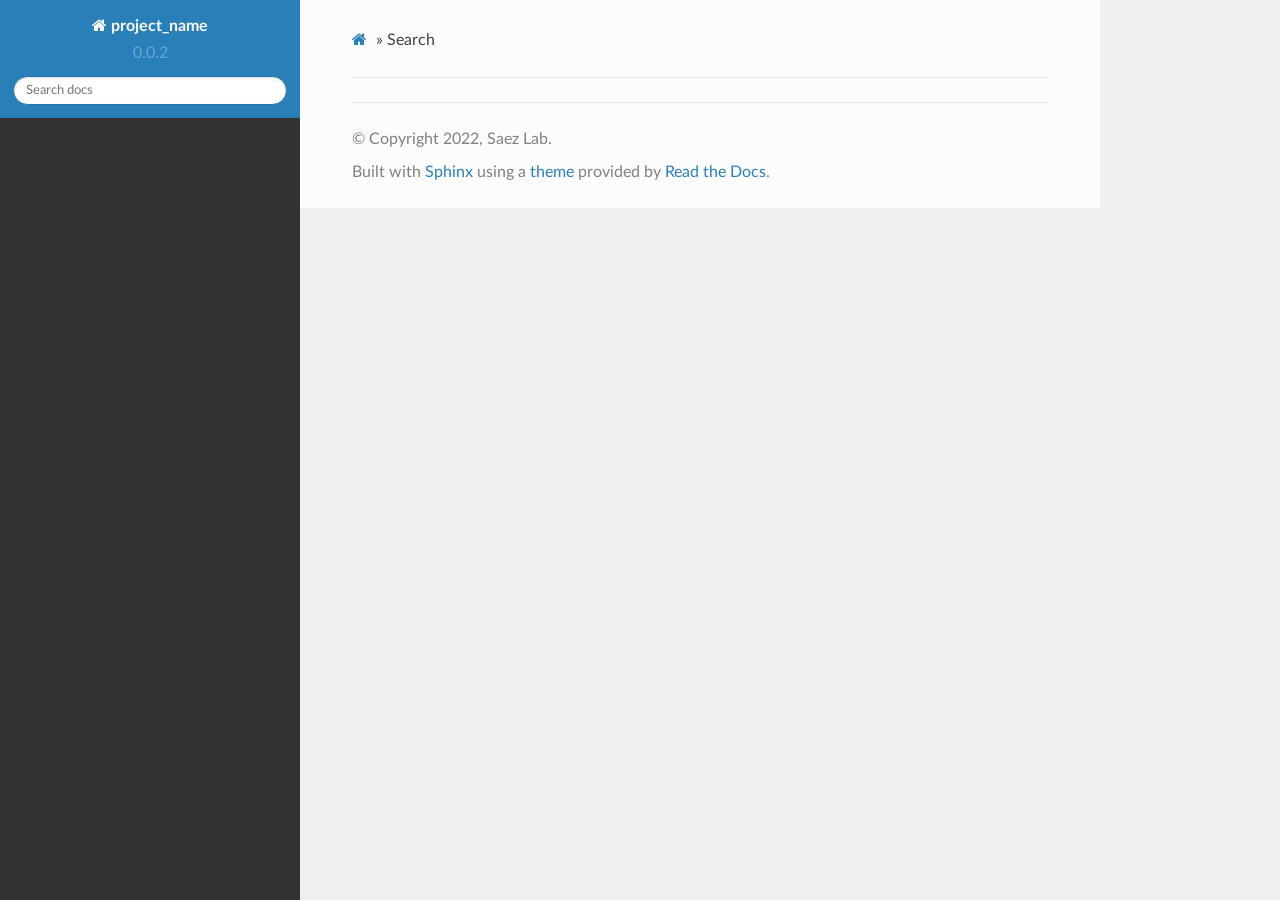
<file: search.html>
<!DOCTYPE html>
<html class="writer-html5" lang="en" >
<head>
  <meta charset="utf-8" />
  <meta name="viewport" content="width=device-width, initial-scale=1.0" />
  <title>Search &mdash; project_name  documentation</title>
      <link rel="stylesheet" href="_static/pygments.css" type="text/css" />
      <link rel="stylesheet" href="_static/css/theme.css" type="text/css" />
    
  <!--[if lt IE 9]>
    <script src="_static/js/html5shiv.min.js"></script>
  <![endif]-->
  
        <script data-url_root="./" id="documentation_options" src="_static/documentation_options.js"></script>
        <script src="_static/jquery.js"></script>
        <script src="_static/underscore.js"></script>
        <script src="_static/_sphinx_javascript_frameworks_compat.js"></script>
        <script src="_static/doctools.js"></script>
    <script src="_static/js/theme.js"></script>
    <script src="_static/searchtools.js"></script>
    <script src="_static/language_data.js"></script>
    <link rel="index" title="Index" href="genindex.html" />
    <link rel="search" title="Search" href="#" /> 
</head>

<body class="wy-body-for-nav"> 
  <div class="wy-grid-for-nav">
    <nav data-toggle="wy-nav-shift" class="wy-nav-side">
      <div class="wy-side-scroll">
        <div class="wy-side-nav-search" >
            <a href="index.html" class="icon icon-home"> project_name
          </a>
              <div class="version">
                0.0.2
              </div>
<div role="search">
  <form id="rtd-search-form" class="wy-form" action="#" method="get">
    <input type="text" name="q" placeholder="Search docs" />
    <input type="hidden" name="check_keywords" value="yes" />
    <input type="hidden" name="area" value="default" />
  </form>
</div>
        </div><div class="wy-menu wy-menu-vertical" data-spy="affix" role="navigation" aria-label="Navigation menu">
              <!-- Local TOC -->
              <div class="local-toc"></div>
        </div>
      </div>
    </nav>

    <section data-toggle="wy-nav-shift" class="wy-nav-content-wrap"><nav class="wy-nav-top" aria-label="Mobile navigation menu" >
          <i data-toggle="wy-nav-top" class="fa fa-bars"></i>
          <a href="index.html">project_name</a>
      </nav>

      <div class="wy-nav-content">
        <div class="rst-content">
          <div role="navigation" aria-label="Page navigation">
  <ul class="wy-breadcrumbs">
      <li><a href="index.html" class="icon icon-home"></a> &raquo;</li>
      <li>Search</li>
      <li class="wy-breadcrumbs-aside">
      </li>
  </ul>
  <hr/>
</div>
          <div role="main" class="document" itemscope="itemscope" itemtype="http://schema.org/Article">
           <div itemprop="articleBody">
             
  <noscript>
  <div id="fallback" class="admonition warning">
    <p class="last">
      Please activate JavaScript to enable the search functionality.
    </p>
  </div>
  </noscript>

  
  <div id="search-results">
  
  </div>

           </div>
          </div>
          <footer>

  <hr/>

  <div role="contentinfo">
    <p>&#169; Copyright 2022, Saez Lab.</p>
  </div>

  Built with <a href="https://www.sphinx-doc.org/">Sphinx</a> using a
    <a href="https://github.com/readthedocs/sphinx_rtd_theme">theme</a>
    provided by <a href="https://readthedocs.org">Read the Docs</a>.
   

</footer>
        </div>
      </div>
    </section>
  </div>
  <script>
      jQuery(function () {
          SphinxRtdTheme.Navigation.enable(true);
      });
  </script>
  <script>
    jQuery(function() { Search.loadIndex("searchindex.js"); });
  </script>
  
  <script id="searchindexloader"></script>
   


</body>
</html>
</file>
<file: _static/pygments.css>
pre { line-height: 125%; }
td.linenos .normal { color: inherit; background-color: transparent; padding-left: 5px; padding-right: 5px; }
span.linenos { color: inherit; background-color: transparent; padding-left: 5px; padding-right: 5px; }
td.linenos .special { color: #000000; background-color: #ffffc0; padding-left: 5px; padding-right: 5px; }
span.linenos.special { color: #000000; background-color: #ffffc0; padding-left: 5px; padding-right: 5px; }
.highlight .hll { background-color: #ffffcc }
.highlight { background: #f8f8f8; }
.highlight .c { color: #3D7B7B; font-style: italic } /* Comment */
.highlight .err { border: 1px solid #FF0000 } /* Error */
.highlight .k { color: #008000; font-weight: bold } /* Keyword */
.highlight .o { color: #666666 } /* Operator */
.highlight .ch { color: #3D7B7B; font-style: italic } /* Comment.Hashbang */
.highlight .cm { color: #3D7B7B; font-style: italic } /* Comment.Multiline */
.highlight .cp { color: #9C6500 } /* Comment.Preproc */
.highlight .cpf { color: #3D7B7B; font-style: italic } /* Comment.PreprocFile */
.highlight .c1 { color: #3D7B7B; font-style: italic } /* Comment.Single */
.highlight .cs { color: #3D7B7B; font-style: italic } /* Comment.Special */
.highlight .gd { color: #A00000 } /* Generic.Deleted */
.highlight .ge { font-style: italic } /* Generic.Emph */
.highlight .gr { color: #E40000 } /* Generic.Error */
.highlight .gh { color: #000080; font-weight: bold } /* Generic.Heading */
.highlight .gi { color: #008400 } /* Generic.Inserted */
.highlight .go { color: #717171 } /* Generic.Output */
.highlight .gp { color: #000080; font-weight: bold } /* Generic.Prompt */
.highlight .gs { font-weight: bold } /* Generic.Strong */
.highlight .gu { color: #800080; font-weight: bold } /* Generic.Subheading */
.highlight .gt { color: #0044DD } /* Generic.Traceback */
.highlight .kc { color: #008000; font-weight: bold } /* Keyword.Constant */
.highlight .kd { color: #008000; font-weight: bold } /* Keyword.Declaration */
.highlight .kn { color: #008000; font-weight: bold } /* Keyword.Namespace */
.highlight .kp { color: #008000 } /* Keyword.Pseudo */
.highlight .kr { color: #008000; font-weight: bold } /* Keyword.Reserved */
.highlight .kt { color: #B00040 } /* Keyword.Type */
.highlight .m { color: #666666 } /* Literal.Number */
.highlight .s { color: #BA2121 } /* Literal.String */
.highlight .na { color: #687822 } /* Name.Attribute */
.highlight .nb { color: #008000 } /* Name.Builtin */
.highlight .nc { color: #0000FF; font-weight: bold } /* Name.Class */
.highlight .no { color: #880000 } /* Name.Constant */
.highlight .nd { color: #AA22FF } /* Name.Decorator */
.highlight .ni { color: #717171; font-weight: bold } /* Name.Entity */
.highlight .ne { color: #CB3F38; font-weight: bold } /* Name.Exception */
.highlight .nf { color: #0000FF } /* Name.Function */
.highlight .nl { color: #767600 } /* Name.Label */
.highlight .nn { color: #0000FF; font-weight: bold } /* Name.Namespace */
.highlight .nt { color: #008000; font-weight: bold } /* Name.Tag */
.highlight .nv { color: #19177C } /* Name.Variable */
.highlight .ow { color: #AA22FF; font-weight: bold } /* Operator.Word */
.highlight .w { color: #bbbbbb } /* Text.Whitespace */
.highlight .mb { color: #666666 } /* Literal.Number.Bin */
.highlight .mf { color: #666666 } /* Literal.Number.Float */
.highlight .mh { color: #666666 } /* Literal.Number.Hex */
.highlight .mi { color: #666666 } /* Literal.Number.Integer */
.highlight .mo { color: #666666 } /* Literal.Number.Oct */
.highlight .sa { color: #BA2121 } /* Literal.String.Affix */
.highlight .sb { color: #BA2121 } /* Literal.String.Backtick */
.highlight .sc { color: #BA2121 } /* Literal.String.Char */
.highlight .dl { color: #BA2121 } /* Literal.String.Delimiter */
.highlight .sd { color: #BA2121; font-style: italic } /* Literal.String.Doc */
.highlight .s2 { color: #BA2121 } /* Literal.String.Double */
.highlight .se { color: #AA5D1F; font-weight: bold } /* Literal.String.Escape */
.highlight .sh { color: #BA2121 } /* Literal.String.Heredoc */
.highlight .si { color: #A45A77; font-weight: bold } /* Literal.String.Interpol */
.highlight .sx { color: #008000 } /* Literal.String.Other */
.highlight .sr { color: #A45A77 } /* Literal.String.Regex */
.highlight .s1 { color: #BA2121 } /* Literal.String.Single */
.highlight .ss { color: #19177C } /* Literal.String.Symbol */
.highlight .bp { color: #008000 } /* Name.Builtin.Pseudo */
.highlight .fm { color: #0000FF } /* Name.Function.Magic */
.highlight .vc { color: #19177C } /* Name.Variable.Class */
.highlight .vg { color: #19177C } /* Name.Variable.Global */
.highlight .vi { color: #19177C } /* Name.Variable.Instance */
.highlight .vm { color: #19177C } /* Name.Variable.Magic */
.highlight .il { color: #666666 } /* Literal.Number.Integer.Long */
</file>
<file: _static/css/theme.css>
html{box-sizing:border-box}*,:after,:before{box-sizing:inherit}article,aside,details,figcaption,figure,footer,header,hgroup,nav,section{display:block}audio,canvas,video{display:inline-block;*display:inline;*zoom:1}[hidden],audio:not([controls]){display:none}*{-webkit-box-sizing:border-box;-moz-box-sizing:border-box;box-sizing:border-box}html{font-size:100%;-webkit-text-size-adjust:100%;-ms-text-size-adjust:100%}body{margin:0}a:active,a:hover{outline:0}abbr[title]{border-bottom:1px dotted}b,strong{font-weight:700}blockquote{margin:0}dfn{font-style:italic}ins{background:#ff9;text-decoration:none}ins,mark{color:#000}mark{background:#ff0;font-style:italic;font-weight:700}.rst-content code,.rst-content tt,code,kbd,pre,samp{font-family:monospace,serif;_font-family:courier new,monospace;font-size:1em}pre{white-space:pre}q{quotes:none}q:after,q:before{content:"";content:none}small{font-size:85%}sub,sup{font-size:75%;line-height:0;position:relative;vertical-align:baseline}sup{top:-.5em}sub{bottom:-.25em}dl,ol,ul{margin:0;padding:0;list-style:none;list-style-image:none}li{list-style:none}dd{margin:0}img{border:0;-ms-interpolation-mode:bicubic;vertical-align:middle;max-width:100%}svg:not(:root){overflow:hidden}figure,form{margin:0}label{cursor:pointer}button,input,select,textarea{font-size:100%;margin:0;vertical-align:baseline;*vertical-align:middle}button,input{line-height:normal}button,input[type=button],input[type=reset],input[type=submit]{cursor:pointer;-webkit-appearance:button;*overflow:visible}button[disabled],input[disabled]{cursor:default}input[type=search]{-webkit-appearance:textfield;-moz-box-sizing:content-box;-webkit-box-sizing:content-box;box-sizing:content-box}textarea{resize:vertical}table{border-collapse:collapse;border-spacing:0}td{vertical-align:top}.chromeframe{margin:.2em 0;background:#ccc;color:#000;padding:.2em 0}.ir{display:block;border:0;text-indent:-999em;overflow:hidden;background-color:transparent;background-repeat:no-repeat;text-align:left;direction:ltr;*line-height:0}.ir br{display:none}.hidden{display:none!important;visibility:hidden}.visuallyhidden{border:0;clip:rect(0 0 0 0);height:1px;margin:-1px;overflow:hidden;padding:0;position:absolute;width:1px}.visuallyhidden.focusable:active,.visuallyhidden.focusable:focus{clip:auto;height:auto;margin:0;overflow:visible;position:static;width:auto}.invisible{visibility:hidden}.relative{position:relative}big,small{font-size:100%}@media print{body,html,section{background:none!important}*{box-shadow:none!important;text-shadow:none!important;filter:none!important;-ms-filter:none!important}a,a:visited{text-decoration:underline}.ir a:after,a[href^="#"]:after,a[href^="javascript:"]:after{content:""}blockquote,pre{page-break-inside:avoid}thead{display:table-header-group}img,tr{page-break-inside:avoid}img{max-width:100%!important}@page{margin:.5cm}.rst-content .toctree-wrapper>p.caption,h2,h3,p{orphans:3;widows:3}.rst-content .toctree-wrapper>p.caption,h2,h3{page-break-after:avoid}}.btn,.fa:before,.icon:before,.rst-content .admonition,.rst-content .admonition-title:before,.rst-content .admonition-todo,.rst-content .attention,.rst-content .caution,.rst-content .code-block-caption .headerlink:before,.rst-content .danger,.rst-content .eqno .headerlink:before,.rst-content .error,.rst-content .hint,.rst-content .important,.rst-content .note,.rst-content .seealso,.rst-content .tip,.rst-content .warning,.rst-content code.download span:first-child:before,.rst-content dl dt .headerlink:before,.rst-content h1 .headerlink:before,.rst-content h2 .headerlink:before,.rst-content h3 .headerlink:before,.rst-content h4 .headerlink:before,.rst-content h5 .headerlink:before,.rst-content h6 .headerlink:before,.rst-content p.caption .headerlink:before,.rst-content p .headerlink:before,.rst-content table>caption .headerlink:before,.rst-content tt.download span:first-child:before,.wy-alert,.wy-dropdown .caret:before,.wy-inline-validate.wy-inline-validate-danger .wy-input-context:before,.wy-inline-validate.wy-inline-validate-info .wy-input-context:before,.wy-inline-validate.wy-inline-validate-success .wy-input-context:before,.wy-inline-validate.wy-inline-validate-warning .wy-input-context:before,.wy-menu-vertical li.current>a,.wy-menu-vertical li.current>a button.toctree-expand:before,.wy-menu-vertical li.on a,.wy-menu-vertical li.on a button.toctree-expand:before,.wy-menu-vertical li button.toctree-expand:before,.wy-nav-top a,.wy-side-nav-search .wy-dropdown>a,.wy-side-nav-search>a,input[type=color],input[type=date],input[type=datetime-local],input[type=datetime],input[type=email],input[type=month],input[type=number],input[type=password],input[type=search],input[type=tel],input[type=text],input[type=time],input[type=url],input[type=week],select,textarea{-webkit-font-smoothing:antialiased}.clearfix{*zoom:1}.clearfix:after,.clearfix:before{display:table;content:""}.clearfix:after{clear:both}/*!
 *  Font Awesome 4.7.0 by @davegandy - http://fontawesome.io - @fontawesome
 *  License - http://fontawesome.io/license (Font: SIL OFL 1.1, CSS: MIT License)
 */@font-face{font-family:FontAwesome;src:url(fonts/fontawesome-webfont.eot?674f50d287a8c48dc19ba404d20fe713);src:url(fonts/fontawesome-webfont.eot?674f50d287a8c48dc19ba404d20fe713?#iefix&v=4.7.0) format("embedded-opentype"),url(fonts/fontawesome-webfont.woff2?af7ae505a9eed503f8b8e6982036873e) format("woff2"),url(fonts/fontawesome-webfont.woff?fee66e712a8a08eef5805a46892932ad) format("woff"),url(fonts/fontawesome-webfont.ttf?b06871f281fee6b241d60582ae9369b9) format("truetype"),url(fonts/fontawesome-webfont.svg?912ec66d7572ff821749319396470bde#fontawesomeregular) format("svg");font-weight:400;font-style:normal}.fa,.icon,.rst-content .admonition-title,.rst-content .code-block-caption .headerlink,.rst-content .eqno .headerlink,.rst-content code.download span:first-child,.rst-content dl dt .headerlink,.rst-content h1 .headerlink,.rst-content h2 .headerlink,.rst-content h3 .headerlink,.rst-content h4 .headerlink,.rst-content h5 .headerlink,.rst-content h6 .headerlink,.rst-content p.caption .headerlink,.rst-content p .headerlink,.rst-content table>caption .headerlink,.rst-content tt.download span:first-child,.wy-menu-vertical li.current>a button.toctree-expand,.wy-menu-vertical li.on a button.toctree-expand,.wy-menu-vertical li button.toctree-expand{display:inline-block;font:normal normal normal 14px/1 FontAwesome;font-size:inherit;text-rendering:auto;-webkit-font-smoothing:antialiased;-moz-osx-font-smoothing:grayscale}.fa-lg{font-size:1.33333em;line-height:.75em;vertical-align:-15%}.fa-2x{font-size:2em}.fa-3x{font-size:3em}.fa-4x{font-size:4em}.fa-5x{font-size:5em}.fa-fw{width:1.28571em;text-align:center}.fa-ul{padding-left:0;margin-left:2.14286em;list-style-type:none}.fa-ul>li{position:relative}.fa-li{position:absolute;left:-2.14286em;width:2.14286em;top:.14286em;text-align:center}.fa-li.fa-lg{left:-1.85714em}.fa-border{padding:.2em .25em .15em;border:.08em solid #eee;border-radius:.1em}.fa-pull-left{float:left}.fa-pull-right{float:right}.fa-pull-left.icon,.fa.fa-pull-left,.rst-content .code-block-caption .fa-pull-left.headerlink,.rst-content .eqno .fa-pull-left.headerlink,.rst-content .fa-pull-left.admonition-title,.rst-content code.download span.fa-pull-left:first-child,.rst-content dl dt .fa-pull-left.headerlink,.rst-content h1 .fa-pull-left.headerlink,.rst-content h2 .fa-pull-left.headerlink,.rst-content h3 .fa-pull-left.headerlink,.rst-content h4 .fa-pull-left.headerlink,.rst-content h5 .fa-pull-left.headerlink,.rst-content h6 .fa-pull-left.headerlink,.rst-content p .fa-pull-left.headerlink,.rst-content table>caption .fa-pull-left.headerlink,.rst-content tt.download span.fa-pull-left:first-child,.wy-menu-vertical li.current>a button.fa-pull-left.toctree-expand,.wy-menu-vertical li.on a button.fa-pull-left.toctree-expand,.wy-menu-vertical li button.fa-pull-left.toctree-expand{margin-right:.3em}.fa-pull-right.icon,.fa.fa-pull-right,.rst-content .code-block-caption .fa-pull-right.headerlink,.rst-content .eqno .fa-pull-right.headerlink,.rst-content .fa-pull-right.admonition-title,.rst-content code.download span.fa-pull-right:first-child,.rst-content dl dt .fa-pull-right.headerlink,.rst-content h1 .fa-pull-right.headerlink,.rst-content h2 .fa-pull-right.headerlink,.rst-content h3 .fa-pull-right.headerlink,.rst-content h4 .fa-pull-right.headerlink,.rst-content h5 .fa-pull-right.headerlink,.rst-content h6 .fa-pull-right.headerlink,.rst-content p .fa-pull-right.headerlink,.rst-content table>caption .fa-pull-right.headerlink,.rst-content tt.download span.fa-pull-right:first-child,.wy-menu-vertical li.current>a button.fa-pull-right.toctree-expand,.wy-menu-vertical li.on a button.fa-pull-right.toctree-expand,.wy-menu-vertical li button.fa-pull-right.toctree-expand{margin-left:.3em}.pull-right{float:right}.pull-left{float:left}.fa.pull-left,.pull-left.icon,.rst-content .code-block-caption .pull-left.headerlink,.rst-content .eqno .pull-left.headerlink,.rst-content .pull-left.admonition-title,.rst-content code.download span.pull-left:first-child,.rst-content dl dt .pull-left.headerlink,.rst-content h1 .pull-left.headerlink,.rst-content h2 .pull-left.headerlink,.rst-content h3 .pull-left.headerlink,.rst-content h4 .pull-left.headerlink,.rst-content h5 .pull-left.headerlink,.rst-content h6 .pull-left.headerlink,.rst-content p .pull-left.headerlink,.rst-content table>caption .pull-left.headerlink,.rst-content tt.download span.pull-left:first-child,.wy-menu-vertical li.current>a button.pull-left.toctree-expand,.wy-menu-vertical li.on a button.pull-left.toctree-expand,.wy-menu-vertical li button.pull-left.toctree-expand{margin-right:.3em}.fa.pull-right,.pull-right.icon,.rst-content .code-block-caption .pull-right.headerlink,.rst-content .eqno .pull-right.headerlink,.rst-content .pull-right.admonition-title,.rst-content code.download span.pull-right:first-child,.rst-content dl dt .pull-right.headerlink,.rst-content h1 .pull-right.headerlink,.rst-content h2 .pull-right.headerlink,.rst-content h3 .pull-right.headerlink,.rst-content h4 .pull-right.headerlink,.rst-content h5 .pull-right.headerlink,.rst-content h6 .pull-right.headerlink,.rst-content p .pull-right.headerlink,.rst-content table>caption .pull-right.headerlink,.rst-content tt.download span.pull-right:first-child,.wy-menu-vertical li.current>a button.pull-right.toctree-expand,.wy-menu-vertical li.on a button.pull-right.toctree-expand,.wy-menu-vertical li button.pull-right.toctree-expand{margin-left:.3em}.fa-spin{-webkit-animation:fa-spin 2s linear infinite;animation:fa-spin 2s linear infinite}.fa-pulse{-webkit-animation:fa-spin 1s steps(8) infinite;animation:fa-spin 1s steps(8) infinite}@-webkit-keyframes fa-spin{0%{-webkit-transform:rotate(0deg);transform:rotate(0deg)}to{-webkit-transform:rotate(359deg);transform:rotate(359deg)}}@keyframes fa-spin{0%{-webkit-transform:rotate(0deg);transform:rotate(0deg)}to{-webkit-transform:rotate(359deg);transform:rotate(359deg)}}.fa-rotate-90{-ms-filter:"progid:DXImageTransform.Microsoft.BasicImage(rotation=1)";-webkit-transform:rotate(90deg);-ms-transform:rotate(90deg);transform:rotate(90deg)}.fa-rotate-180{-ms-filter:"progid:DXImageTransform.Microsoft.BasicImage(rotation=2)";-webkit-transform:rotate(180deg);-ms-transform:rotate(180deg);transform:rotate(180deg)}.fa-rotate-270{-ms-filter:"progid:DXImageTransform.Microsoft.BasicImage(rotation=3)";-webkit-transform:rotate(270deg);-ms-transform:rotate(270deg);transform:rotate(270deg)}.fa-flip-horizontal{-ms-filter:"progid:DXImageTransform.Microsoft.BasicImage(rotation=0, mirror=1)";-webkit-transform:scaleX(-1);-ms-transform:scaleX(-1);transform:scaleX(-1)}.fa-flip-vertical{-ms-filter:"progid:DXImageTransform.Microsoft.BasicImage(rotation=2, mirror=1)";-webkit-transform:scaleY(-1);-ms-transform:scaleY(-1);transform:scaleY(-1)}:root .fa-flip-horizontal,:root .fa-flip-vertical,:root .fa-rotate-90,:root .fa-rotate-180,:root .fa-rotate-270{filter:none}.fa-stack{position:relative;display:inline-block;width:2em;height:2em;line-height:2em;vertical-align:middle}.fa-stack-1x,.fa-stack-2x{position:absolute;left:0;width:100%;text-align:center}.fa-stack-1x{line-height:inherit}.fa-stack-2x{font-size:2em}.fa-inverse{color:#fff}.fa-glass:before{content:""}.fa-music:before{content:""}.fa-search:before,.icon-search:before{content:""}.fa-envelope-o:before{content:""}.fa-heart:before{content:""}.fa-star:before{content:""}.fa-star-o:before{content:""}.fa-user:before{content:""}.fa-film:before{content:""}.fa-th-large:before{content:""}.fa-th:before{content:""}.fa-th-list:before{content:""}.fa-check:before{content:""}.fa-close:before,.fa-remove:before,.fa-times:before{content:""}.fa-search-plus:before{content:""}.fa-search-minus:before{content:""}.fa-power-off:before{content:""}.fa-signal:before{content:""}.fa-cog:before,.fa-gear:before{content:""}.fa-trash-o:before{content:""}.fa-home:before,.icon-home:before{content:""}.fa-file-o:before{content:""}.fa-clock-o:before{content:""}.fa-road:before{content:""}.fa-download:before,.rst-content code.download span:first-child:before,.rst-content tt.download span:first-child:before{content:""}.fa-arrow-circle-o-down:before{content:""}.fa-arrow-circle-o-up:before{content:""}.fa-inbox:before{content:""}.fa-play-circle-o:before{content:""}.fa-repeat:before,.fa-rotate-right:before{content:""}.fa-refresh:before{content:""}.fa-list-alt:before{content:""}.fa-lock:before{content:""}.fa-flag:before{content:""}.fa-headphones:before{content:""}.fa-volume-off:before{content:""}.fa-volume-down:before{content:""}.fa-volume-up:before{content:""}.fa-qrcode:before{content:""}.fa-barcode:before{content:""}.fa-tag:before{content:""}.fa-tags:before{content:""}.fa-book:before,.icon-book:before{content:""}.fa-bookmark:before{content:""}.fa-print:before{content:""}.fa-camera:before{content:""}.fa-font:before{content:""}.fa-bold:before{content:""}.fa-italic:before{content:""}.fa-text-height:before{content:""}.fa-text-width:before{content:""}.fa-align-left:before{content:""}.fa-align-center:before{content:""}.fa-align-right:before{content:""}.fa-align-justify:before{content:""}.fa-list:before{content:""}.fa-dedent:before,.fa-outdent:before{content:""}.fa-indent:before{content:""}.fa-video-camera:before{content:""}.fa-image:before,.fa-photo:before,.fa-picture-o:before{content:""}.fa-pencil:before{content:""}.fa-map-marker:before{content:""}.fa-adjust:before{content:""}.fa-tint:before{content:""}.fa-edit:before,.fa-pencil-square-o:before{content:""}.fa-share-square-o:before{content:""}.fa-check-square-o:before{content:""}.fa-arrows:before{content:""}.fa-step-backward:before{content:""}.fa-fast-backward:before{content:""}.fa-backward:before{content:""}.fa-play:before{content:""}.fa-pause:before{content:""}.fa-stop:before{content:""}.fa-forward:before{content:""}.fa-fast-forward:before{content:""}.fa-step-forward:before{content:""}.fa-eject:before{content:""}.fa-chevron-left:before{content:""}.fa-chevron-right:before{content:""}.fa-plus-circle:before{content:""}.fa-minus-circle:before{content:""}.fa-times-circle:before,.wy-inline-validate.wy-inline-validate-danger .wy-input-context:before{content:""}.fa-check-circle:before,.wy-inline-validate.wy-inline-validate-success .wy-input-context:before{content:""}.fa-question-circle:before{content:""}.fa-info-circle:before{content:""}.fa-crosshairs:before{content:""}.fa-times-circle-o:before{content:""}.fa-check-circle-o:before{content:""}.fa-ban:before{content:""}.fa-arrow-left:before{content:""}.fa-arrow-right:before{content:""}.fa-arrow-up:before{content:""}.fa-arrow-down:before{content:""}.fa-mail-forward:before,.fa-share:before{content:""}.fa-expand:before{content:""}.fa-compress:before{content:""}.fa-plus:before{content:""}.fa-minus:before{content:""}.fa-asterisk:before{content:""}.fa-exclamation-circle:before,.rst-content .admonition-title:before,.wy-inline-validate.wy-inline-validate-info .wy-input-context:before,.wy-inline-validate.wy-inline-validate-warning .wy-input-context:before{content:""}.fa-gift:before{content:""}.fa-leaf:before{content:""}.fa-fire:before,.icon-fire:before{content:""}.fa-eye:before{content:""}.fa-eye-slash:before{content:""}.fa-exclamation-triangle:before,.fa-warning:before{content:""}.fa-plane:before{content:""}.fa-calendar:before{content:""}.fa-random:before{content:""}.fa-comment:before{content:""}.fa-magnet:before{content:""}.fa-chevron-up:before{content:""}.fa-chevron-down:before{content:""}.fa-retweet:before{content:""}.fa-shopping-cart:before{content:""}.fa-folder:before{content:""}.fa-folder-open:before{content:""}.fa-arrows-v:before{content:""}.fa-arrows-h:before{content:""}.fa-bar-chart-o:before,.fa-bar-chart:before{content:""}.fa-twitter-square:before{content:""}.fa-facebook-square:before{content:""}.fa-camera-retro:before{content:""}.fa-key:before{content:""}.fa-cogs:before,.fa-gears:before{content:""}.fa-comments:before{content:""}.fa-thumbs-o-up:before{content:""}.fa-thumbs-o-down:before{content:""}.fa-star-half:before{content:""}.fa-heart-o:before{content:""}.fa-sign-out:before{content:""}.fa-linkedin-square:before{content:""}.fa-thumb-tack:before{content:""}.fa-external-link:before{content:""}.fa-sign-in:before{content:""}.fa-trophy:before{content:""}.fa-github-square:before{content:""}.fa-upload:before{content:""}.fa-lemon-o:before{content:""}.fa-phone:before{content:""}.fa-square-o:before{content:""}.fa-bookmark-o:before{content:""}.fa-phone-square:before{content:""}.fa-twitter:before{content:""}.fa-facebook-f:before,.fa-facebook:before{content:""}.fa-github:before,.icon-github:before{content:""}.fa-unlock:before{content:""}.fa-credit-card:before{content:""}.fa-feed:before,.fa-rss:before{content:""}.fa-hdd-o:before{content:""}.fa-bullhorn:before{content:""}.fa-bell:before{content:""}.fa-certificate:before{content:""}.fa-hand-o-right:before{content:""}.fa-hand-o-left:before{content:""}.fa-hand-o-up:before{content:""}.fa-hand-o-down:before{content:""}.fa-arrow-circle-left:before,.icon-circle-arrow-left:before{content:""}.fa-arrow-circle-right:before,.icon-circle-arrow-right:before{content:""}.fa-arrow-circle-up:before{content:""}.fa-arrow-circle-down:before{content:""}.fa-globe:before{content:""}.fa-wrench:before{content:""}.fa-tasks:before{content:""}.fa-filter:before{content:""}.fa-briefcase:before{content:""}.fa-arrows-alt:before{content:""}.fa-group:before,.fa-users:before{content:""}.fa-chain:before,.fa-link:before,.icon-link:before{content:""}.fa-cloud:before{content:""}.fa-flask:before{content:""}.fa-cut:before,.fa-scissors:before{content:""}.fa-copy:before,.fa-files-o:before{content:""}.fa-paperclip:before{content:""}.fa-floppy-o:before,.fa-save:before{content:""}.fa-square:before{content:""}.fa-bars:before,.fa-navicon:before,.fa-reorder:before{content:""}.fa-list-ul:before{content:""}.fa-list-ol:before{content:""}.fa-strikethrough:before{content:""}.fa-underline:before{content:""}.fa-table:before{content:""}.fa-magic:before{content:""}.fa-truck:before{content:""}.fa-pinterest:before{content:""}.fa-pinterest-square:before{content:""}.fa-google-plus-square:before{content:""}.fa-google-plus:before{content:""}.fa-money:before{content:""}.fa-caret-down:before,.icon-caret-down:before,.wy-dropdown .caret:before{content:""}.fa-caret-up:before{content:""}.fa-caret-left:before{content:""}.fa-caret-right:before{content:""}.fa-columns:before{content:""}.fa-sort:before,.fa-unsorted:before{content:""}.fa-sort-desc:before,.fa-sort-down:before{content:""}.fa-sort-asc:before,.fa-sort-up:before{content:""}.fa-envelope:before{content:""}.fa-linkedin:before{content:""}.fa-rotate-left:before,.fa-undo:before{content:""}.fa-gavel:before,.fa-legal:before{content:""}.fa-dashboard:before,.fa-tachometer:before{content:""}.fa-comment-o:before{content:""}.fa-comments-o:before{content:""}.fa-bolt:before,.fa-flash:before{content:""}.fa-sitemap:before{content:""}.fa-umbrella:before{content:""}.fa-clipboard:before,.fa-paste:before{content:""}.fa-lightbulb-o:before{content:""}.fa-exchange:before{content:""}.fa-cloud-download:before{content:""}.fa-cloud-upload:before{content:""}.fa-user-md:before{content:""}.fa-stethoscope:before{content:""}.fa-suitcase:before{content:""}.fa-bell-o:before{content:""}.fa-coffee:before{content:""}.fa-cutlery:before{content:""}.fa-file-text-o:before{content:""}.fa-building-o:before{content:""}.fa-hospital-o:before{content:""}.fa-ambulance:before{content:""}.fa-medkit:before{content:""}.fa-fighter-jet:before{content:""}.fa-beer:before{content:""}.fa-h-square:before{content:""}.fa-plus-square:before{content:""}.fa-angle-double-left:before{content:""}.fa-angle-double-right:before{content:""}.fa-angle-double-up:before{content:""}.fa-angle-double-down:before{content:""}.fa-angle-left:before{content:""}.fa-angle-right:before{content:""}.fa-angle-up:before{content:""}.fa-angle-down:before{content:""}.fa-desktop:before{content:""}.fa-laptop:before{content:""}.fa-tablet:before{content:""}.fa-mobile-phone:before,.fa-mobile:before{content:""}.fa-circle-o:before{content:""}.fa-quote-left:before{content:""}.fa-quote-right:before{content:""}.fa-spinner:before{content:""}.fa-circle:before{content:""}.fa-mail-reply:before,.fa-reply:before{content:""}.fa-github-alt:before{content:""}.fa-folder-o:before{content:""}.fa-folder-open-o:before{content:""}.fa-smile-o:before{content:""}.fa-frown-o:before{content:""}.fa-meh-o:before{content:""}.fa-gamepad:before{content:""}.fa-keyboard-o:before{content:""}.fa-flag-o:before{content:""}.fa-flag-checkered:before{content:""}.fa-terminal:before{content:""}.fa-code:before{content:""}.fa-mail-reply-all:before,.fa-reply-all:before{content:""}.fa-star-half-empty:before,.fa-star-half-full:before,.fa-star-half-o:before{content:""}.fa-location-arrow:before{content:""}.fa-crop:before{content:""}.fa-code-fork:before{content:""}.fa-chain-broken:before,.fa-unlink:before{content:""}.fa-question:before{content:""}.fa-info:before{content:""}.fa-exclamation:before{content:""}.fa-superscript:before{content:""}.fa-subscript:before{content:""}.fa-eraser:before{content:""}.fa-puzzle-piece:before{content:""}.fa-microphone:before{content:""}.fa-microphone-slash:before{content:""}.fa-shield:before{content:""}.fa-calendar-o:before{content:""}.fa-fire-extinguisher:before{content:""}.fa-rocket:before{content:""}.fa-maxcdn:before{content:""}.fa-chevron-circle-left:before{content:""}.fa-chevron-circle-right:before{content:""}.fa-chevron-circle-up:before{content:""}.fa-chevron-circle-down:before{content:""}.fa-html5:before{content:""}.fa-css3:before{content:""}.fa-anchor:before{content:""}.fa-unlock-alt:before{content:""}.fa-bullseye:before{content:""}.fa-ellipsis-h:before{content:""}.fa-ellipsis-v:before{content:""}.fa-rss-square:before{content:""}.fa-play-circle:before{content:""}.fa-ticket:before{content:""}.fa-minus-square:before{content:""}.fa-minus-square-o:before,.wy-menu-vertical li.current>a button.toctree-expand:before,.wy-menu-vertical li.on a button.toctree-expand:before{content:""}.fa-level-up:before{content:""}.fa-level-down:before{content:""}.fa-check-square:before{content:""}.fa-pencil-square:before{content:""}.fa-external-link-square:before{content:""}.fa-share-square:before{content:""}.fa-compass:before{content:""}.fa-caret-square-o-down:before,.fa-toggle-down:before{content:""}.fa-caret-square-o-up:before,.fa-toggle-up:before{content:""}.fa-caret-square-o-right:before,.fa-toggle-right:before{content:""}.fa-eur:before,.fa-euro:before{content:""}.fa-gbp:before{content:""}.fa-dollar:before,.fa-usd:before{content:""}.fa-inr:before,.fa-rupee:before{content:""}.fa-cny:before,.fa-jpy:before,.fa-rmb:before,.fa-yen:before{content:""}.fa-rouble:before,.fa-rub:before,.fa-ruble:before{content:""}.fa-krw:before,.fa-won:before{content:""}.fa-bitcoin:before,.fa-btc:before{content:""}.fa-file:before{content:""}.fa-file-text:before{content:""}.fa-sort-alpha-asc:before{content:""}.fa-sort-alpha-desc:before{content:""}.fa-sort-amount-asc:before{content:""}.fa-sort-amount-desc:before{content:""}.fa-sort-numeric-asc:before{content:""}.fa-sort-numeric-desc:before{content:""}.fa-thumbs-up:before{content:""}.fa-thumbs-down:before{content:""}.fa-youtube-square:before{content:""}.fa-youtube:before{content:""}.fa-xing:before{content:""}.fa-xing-square:before{content:""}.fa-youtube-play:before{content:""}.fa-dropbox:before{content:""}.fa-stack-overflow:before{content:""}.fa-instagram:before{content:""}.fa-flickr:before{content:""}.fa-adn:before{content:""}.fa-bitbucket:before,.icon-bitbucket:before{content:""}.fa-bitbucket-square:before{content:""}.fa-tumblr:before{content:""}.fa-tumblr-square:before{content:""}.fa-long-arrow-down:before{content:""}.fa-long-arrow-up:before{content:""}.fa-long-arrow-left:before{content:""}.fa-long-arrow-right:before{content:""}.fa-apple:before{content:""}.fa-windows:before{content:""}.fa-android:before{content:""}.fa-linux:before{content:""}.fa-dribbble:before{content:""}.fa-skype:before{content:""}.fa-foursquare:before{content:""}.fa-trello:before{content:""}.fa-female:before{content:""}.fa-male:before{content:""}.fa-gittip:before,.fa-gratipay:before{content:""}.fa-sun-o:before{content:""}.fa-moon-o:before{content:""}.fa-archive:before{content:""}.fa-bug:before{content:""}.fa-vk:before{content:""}.fa-weibo:before{content:""}.fa-renren:before{content:""}.fa-pagelines:before{content:""}.fa-stack-exchange:before{content:""}.fa-arrow-circle-o-right:before{content:""}.fa-arrow-circle-o-left:before{content:""}.fa-caret-square-o-left:before,.fa-toggle-left:before{content:""}.fa-dot-circle-o:before{content:""}.fa-wheelchair:before{content:""}.fa-vimeo-square:before{content:""}.fa-try:before,.fa-turkish-lira:before{content:""}.fa-plus-square-o:before,.wy-menu-vertical li button.toctree-expand:before{content:""}.fa-space-shuttle:before{content:""}.fa-slack:before{content:""}.fa-envelope-square:before{content:""}.fa-wordpress:before{content:""}.fa-openid:before{content:""}.fa-bank:before,.fa-institution:before,.fa-university:before{content:""}.fa-graduation-cap:before,.fa-mortar-board:before{content:""}.fa-yahoo:before{content:""}.fa-google:before{content:""}.fa-reddit:before{content:""}.fa-reddit-square:before{content:""}.fa-stumbleupon-circle:before{content:""}.fa-stumbleupon:before{content:""}.fa-delicious:before{content:""}.fa-digg:before{content:""}.fa-pied-piper-pp:before{content:""}.fa-pied-piper-alt:before{content:""}.fa-drupal:before{content:""}.fa-joomla:before{content:""}.fa-language:before{content:""}.fa-fax:before{content:""}.fa-building:before{content:""}.fa-child:before{content:""}.fa-paw:before{content:""}.fa-spoon:before{content:""}.fa-cube:before{content:""}.fa-cubes:before{content:""}.fa-behance:before{content:""}.fa-behance-square:before{content:""}.fa-steam:before{content:""}.fa-steam-square:before{content:""}.fa-recycle:before{content:""}.fa-automobile:before,.fa-car:before{content:""}.fa-cab:before,.fa-taxi:before{content:""}.fa-tree:before{content:""}.fa-spotify:before{content:""}.fa-deviantart:before{content:""}.fa-soundcloud:before{content:""}.fa-database:before{content:""}.fa-file-pdf-o:before{content:""}.fa-file-word-o:before{content:""}.fa-file-excel-o:before{content:""}.fa-file-powerpoint-o:before{content:""}.fa-file-image-o:before,.fa-file-photo-o:before,.fa-file-picture-o:before{content:""}.fa-file-archive-o:before,.fa-file-zip-o:before{content:""}.fa-file-audio-o:before,.fa-file-sound-o:before{content:""}.fa-file-movie-o:before,.fa-file-video-o:before{content:""}.fa-file-code-o:before{content:""}.fa-vine:before{content:""}.fa-codepen:before{content:""}.fa-jsfiddle:before{content:""}.fa-life-bouy:before,.fa-life-buoy:before,.fa-life-ring:before,.fa-life-saver:before,.fa-support:before{content:""}.fa-circle-o-notch:before{content:""}.fa-ra:before,.fa-rebel:before,.fa-resistance:before{content:""}.fa-empire:before,.fa-ge:before{content:""}.fa-git-square:before{content:""}.fa-git:before{content:""}.fa-hacker-news:before,.fa-y-combinator-square:before,.fa-yc-square:before{content:""}.fa-tencent-weibo:before{content:""}.fa-qq:before{content:""}.fa-wechat:before,.fa-weixin:before{content:""}.fa-paper-plane:before,.fa-send:before{content:""}.fa-paper-plane-o:before,.fa-send-o:before{content:""}.fa-history:before{content:""}.fa-circle-thin:before{content:""}.fa-header:before{content:""}.fa-paragraph:before{content:""}.fa-sliders:before{content:""}.fa-share-alt:before{content:""}.fa-share-alt-square:before{content:""}.fa-bomb:before{content:""}.fa-futbol-o:before,.fa-soccer-ball-o:before{content:""}.fa-tty:before{content:""}.fa-binoculars:before{content:""}.fa-plug:before{content:""}.fa-slideshare:before{content:""}.fa-twitch:before{content:""}.fa-yelp:before{content:""}.fa-newspaper-o:before{content:""}.fa-wifi:before{content:""}.fa-calculator:before{content:""}.fa-paypal:before{content:""}.fa-google-wallet:before{content:""}.fa-cc-visa:before{content:""}.fa-cc-mastercard:before{content:""}.fa-cc-discover:before{content:""}.fa-cc-amex:before{content:""}.fa-cc-paypal:before{content:""}.fa-cc-stripe:before{content:""}.fa-bell-slash:before{content:""}.fa-bell-slash-o:before{content:""}.fa-trash:before{content:""}.fa-copyright:before{content:""}.fa-at:before{content:""}.fa-eyedropper:before{content:""}.fa-paint-brush:before{content:""}.fa-birthday-cake:before{content:""}.fa-area-chart:before{content:""}.fa-pie-chart:before{content:""}.fa-line-chart:before{content:""}.fa-lastfm:before{content:""}.fa-lastfm-square:before{content:""}.fa-toggle-off:before{content:""}.fa-toggle-on:before{content:""}.fa-bicycle:before{content:""}.fa-bus:before{content:""}.fa-ioxhost:before{content:""}.fa-angellist:before{content:""}.fa-cc:before{content:""}.fa-ils:before,.fa-shekel:before,.fa-sheqel:before{content:""}.fa-meanpath:before{content:""}.fa-buysellads:before{content:""}.fa-connectdevelop:before{content:""}.fa-dashcube:before{content:""}.fa-forumbee:before{content:""}.fa-leanpub:before{content:""}.fa-sellsy:before{content:""}.fa-shirtsinbulk:before{content:""}.fa-simplybuilt:before{content:""}.fa-skyatlas:before{content:""}.fa-cart-plus:before{content:""}.fa-cart-arrow-down:before{content:""}.fa-diamond:before{content:""}.fa-ship:before{content:""}.fa-user-secret:before{content:""}.fa-motorcycle:before{content:""}.fa-street-view:before{content:""}.fa-heartbeat:before{content:""}.fa-venus:before{content:""}.fa-mars:before{content:""}.fa-mercury:before{content:""}.fa-intersex:before,.fa-transgender:before{content:""}.fa-transgender-alt:before{content:""}.fa-venus-double:before{content:""}.fa-mars-double:before{content:""}.fa-venus-mars:before{content:""}.fa-mars-stroke:before{content:""}.fa-mars-stroke-v:before{content:""}.fa-mars-stroke-h:before{content:""}.fa-neuter:before{content:""}.fa-genderless:before{content:""}.fa-facebook-official:before{content:""}.fa-pinterest-p:before{content:""}.fa-whatsapp:before{content:""}.fa-server:before{content:""}.fa-user-plus:before{content:""}.fa-user-times:before{content:""}.fa-bed:before,.fa-hotel:before{content:""}.fa-viacoin:before{content:""}.fa-train:before{content:""}.fa-subway:before{content:""}.fa-medium:before{content:""}.fa-y-combinator:before,.fa-yc:before{content:""}.fa-optin-monster:before{content:""}.fa-opencart:before{content:""}.fa-expeditedssl:before{content:""}.fa-battery-4:before,.fa-battery-full:before,.fa-battery:before{content:""}.fa-battery-3:before,.fa-battery-three-quarters:before{content:""}.fa-battery-2:before,.fa-battery-half:before{content:""}.fa-battery-1:before,.fa-battery-quarter:before{content:""}.fa-battery-0:before,.fa-battery-empty:before{content:""}.fa-mouse-pointer:before{content:""}.fa-i-cursor:before{content:""}.fa-object-group:before{content:""}.fa-object-ungroup:before{content:""}.fa-sticky-note:before{content:""}.fa-sticky-note-o:before{content:""}.fa-cc-jcb:before{content:""}.fa-cc-diners-club:before{content:""}.fa-clone:before{content:""}.fa-balance-scale:before{content:""}.fa-hourglass-o:before{content:""}.fa-hourglass-1:before,.fa-hourglass-start:before{content:""}.fa-hourglass-2:before,.fa-hourglass-half:before{content:""}.fa-hourglass-3:before,.fa-hourglass-end:before{content:""}.fa-hourglass:before{content:""}.fa-hand-grab-o:before,.fa-hand-rock-o:before{content:""}.fa-hand-paper-o:before,.fa-hand-stop-o:before{content:""}.fa-hand-scissors-o:before{content:""}.fa-hand-lizard-o:before{content:""}.fa-hand-spock-o:before{content:""}.fa-hand-pointer-o:before{content:""}.fa-hand-peace-o:before{content:""}.fa-trademark:before{content:""}.fa-registered:before{content:""}.fa-creative-commons:before{content:""}.fa-gg:before{content:""}.fa-gg-circle:before{content:""}.fa-tripadvisor:before{content:""}.fa-odnoklassniki:before{content:""}.fa-odnoklassniki-square:before{content:""}.fa-get-pocket:before{content:""}.fa-wikipedia-w:before{content:""}.fa-safari:before{content:""}.fa-chrome:before{content:""}.fa-firefox:before{content:""}.fa-opera:before{content:""}.fa-internet-explorer:before{content:""}.fa-television:before,.fa-tv:before{content:""}.fa-contao:before{content:""}.fa-500px:before{content:""}.fa-amazon:before{content:""}.fa-calendar-plus-o:before{content:""}.fa-calendar-minus-o:before{content:""}.fa-calendar-times-o:before{content:""}.fa-calendar-check-o:before{content:""}.fa-industry:before{content:""}.fa-map-pin:before{content:""}.fa-map-signs:before{content:""}.fa-map-o:before{content:""}.fa-map:before{content:""}.fa-commenting:before{content:""}.fa-commenting-o:before{content:""}.fa-houzz:before{content:""}.fa-vimeo:before{content:""}.fa-black-tie:before{content:""}.fa-fonticons:before{content:""}.fa-reddit-alien:before{content:""}.fa-edge:before{content:""}.fa-credit-card-alt:before{content:""}.fa-codiepie:before{content:""}.fa-modx:before{content:""}.fa-fort-awesome:before{content:""}.fa-usb:before{content:""}.fa-product-hunt:before{content:""}.fa-mixcloud:before{content:""}.fa-scribd:before{content:""}.fa-pause-circle:before{content:""}.fa-pause-circle-o:before{content:""}.fa-stop-circle:before{content:""}.fa-stop-circle-o:before{content:""}.fa-shopping-bag:before{content:""}.fa-shopping-basket:before{content:""}.fa-hashtag:before{content:""}.fa-bluetooth:before{content:""}.fa-bluetooth-b:before{content:""}.fa-percent:before{content:""}.fa-gitlab:before,.icon-gitlab:before{content:""}.fa-wpbeginner:before{content:""}.fa-wpforms:before{content:""}.fa-envira:before{content:""}.fa-universal-access:before{content:""}.fa-wheelchair-alt:before{content:""}.fa-question-circle-o:before{content:""}.fa-blind:before{content:""}.fa-audio-description:before{content:""}.fa-volume-control-phone:before{content:""}.fa-braille:before{content:""}.fa-assistive-listening-systems:before{content:""}.fa-american-sign-language-interpreting:before,.fa-asl-interpreting:before{content:""}.fa-deaf:before,.fa-deafness:before,.fa-hard-of-hearing:before{content:""}.fa-glide:before{content:""}.fa-glide-g:before{content:""}.fa-sign-language:before,.fa-signing:before{content:""}.fa-low-vision:before{content:""}.fa-viadeo:before{content:""}.fa-viadeo-square:before{content:""}.fa-snapchat:before{content:""}.fa-snapchat-ghost:before{content:""}.fa-snapchat-square:before{content:""}.fa-pied-piper:before{content:""}.fa-first-order:before{content:""}.fa-yoast:before{content:""}.fa-themeisle:before{content:""}.fa-google-plus-circle:before,.fa-google-plus-official:before{content:""}.fa-fa:before,.fa-font-awesome:before{content:""}.fa-handshake-o:before{content:""}.fa-envelope-open:before{content:""}.fa-envelope-open-o:before{content:""}.fa-linode:before{content:""}.fa-address-book:before{content:""}.fa-address-book-o:before{content:""}.fa-address-card:before,.fa-vcard:before{content:""}.fa-address-card-o:before,.fa-vcard-o:before{content:""}.fa-user-circle:before{content:""}.fa-user-circle-o:before{content:""}.fa-user-o:before{content:""}.fa-id-badge:before{content:""}.fa-drivers-license:before,.fa-id-card:before{content:""}.fa-drivers-license-o:before,.fa-id-card-o:before{content:""}.fa-quora:before{content:""}.fa-free-code-camp:before{content:""}.fa-telegram:before{content:""}.fa-thermometer-4:before,.fa-thermometer-full:before,.fa-thermometer:before{content:""}.fa-thermometer-3:before,.fa-thermometer-three-quarters:before{content:""}.fa-thermometer-2:before,.fa-thermometer-half:before{content:""}.fa-thermometer-1:before,.fa-thermometer-quarter:before{content:""}.fa-thermometer-0:before,.fa-thermometer-empty:before{content:""}.fa-shower:before{content:""}.fa-bath:before,.fa-bathtub:before,.fa-s15:before{content:""}.fa-podcast:before{content:""}.fa-window-maximize:before{content:""}.fa-window-minimize:before{content:""}.fa-window-restore:before{content:""}.fa-times-rectangle:before,.fa-window-close:before{content:""}.fa-times-rectangle-o:before,.fa-window-close-o:before{content:""}.fa-bandcamp:before{content:""}.fa-grav:before{content:""}.fa-etsy:before{content:""}.fa-imdb:before{content:""}.fa-ravelry:before{content:""}.fa-eercast:before{content:""}.fa-microchip:before{content:""}.fa-snowflake-o:before{content:""}.fa-superpowers:before{content:""}.fa-wpexplorer:before{content:""}.fa-meetup:before{content:""}.sr-only{position:absolute;width:1px;height:1px;padding:0;margin:-1px;overflow:hidden;clip:rect(0,0,0,0);border:0}.sr-only-focusable:active,.sr-only-focusable:focus{position:static;width:auto;height:auto;margin:0;overflow:visible;clip:auto}.fa,.icon,.rst-content .admonition-title,.rst-content .code-block-caption .headerlink,.rst-content .eqno .headerlink,.rst-content code.download span:first-child,.rst-content dl dt .headerlink,.rst-content h1 .headerlink,.rst-content h2 .headerlink,.rst-content h3 .headerlink,.rst-content h4 .headerlink,.rst-content h5 .headerlink,.rst-content h6 .headerlink,.rst-content p.caption .headerlink,.rst-content p .headerlink,.rst-content table>caption .headerlink,.rst-content tt.download span:first-child,.wy-dropdown .caret,.wy-inline-validate.wy-inline-validate-danger .wy-input-context,.wy-inline-validate.wy-inline-validate-info .wy-input-context,.wy-inline-validate.wy-inline-validate-success .wy-input-context,.wy-inline-validate.wy-inline-validate-warning .wy-input-context,.wy-menu-vertical li.current>a button.toctree-expand,.wy-menu-vertical li.on a button.toctree-expand,.wy-menu-vertical li button.toctree-expand{font-family:inherit}.fa:before,.icon:before,.rst-content .admonition-title:before,.rst-content .code-block-caption .headerlink:before,.rst-content .eqno .headerlink:before,.rst-content code.download span:first-child:before,.rst-content dl dt .headerlink:before,.rst-content h1 .headerlink:before,.rst-content h2 .headerlink:before,.rst-content h3 .headerlink:before,.rst-content h4 .headerlink:before,.rst-content h5 .headerlink:before,.rst-content h6 .headerlink:before,.rst-content p.caption .headerlink:before,.rst-content p .headerlink:before,.rst-content table>caption .headerlink:before,.rst-content tt.download span:first-child:before,.wy-dropdown .caret:before,.wy-inline-validate.wy-inline-validate-danger .wy-input-context:before,.wy-inline-validate.wy-inline-validate-info .wy-input-context:before,.wy-inline-validate.wy-inline-validate-success .wy-input-context:before,.wy-inline-validate.wy-inline-validate-warning .wy-input-context:before,.wy-menu-vertical li.current>a button.toctree-expand:before,.wy-menu-vertical li.on a button.toctree-expand:before,.wy-menu-vertical li button.toctree-expand:before{font-family:FontAwesome;display:inline-block;font-style:normal;font-weight:400;line-height:1;text-decoration:inherit}.rst-content .code-block-caption a .headerlink,.rst-content .eqno a .headerlink,.rst-content a .admonition-title,.rst-content code.download a span:first-child,.rst-content dl dt a .headerlink,.rst-content h1 a .headerlink,.rst-content h2 a .headerlink,.rst-content h3 a .headerlink,.rst-content h4 a .headerlink,.rst-content h5 a .headerlink,.rst-content h6 a .headerlink,.rst-content p.caption a .headerlink,.rst-content p a .headerlink,.rst-content table>caption a .headerlink,.rst-content tt.download a span:first-child,.wy-menu-vertical li.current>a button.toctree-expand,.wy-menu-vertical li.on a button.toctree-expand,.wy-menu-vertical li a button.toctree-expand,a .fa,a .icon,a .rst-content .admonition-title,a .rst-content .code-block-caption .headerlink,a .rst-content .eqno .headerlink,a .rst-content code.download span:first-child,a .rst-content dl dt .headerlink,a .rst-content h1 .headerlink,a .rst-content h2 .headerlink,a .rst-content h3 .headerlink,a .rst-content h4 .headerlink,a .rst-content h5 .headerlink,a .rst-content h6 .headerlink,a .rst-content p.caption .headerlink,a .rst-content p .headerlink,a .rst-content table>caption .headerlink,a .rst-content tt.download span:first-child,a .wy-menu-vertical li button.toctree-expand{display:inline-block;text-decoration:inherit}.btn .fa,.btn .icon,.btn .rst-content .admonition-title,.btn .rst-content .code-block-caption .headerlink,.btn .rst-content .eqno .headerlink,.btn .rst-content code.download span:first-child,.btn .rst-content dl dt .headerlink,.btn .rst-content h1 .headerlink,.btn .rst-content h2 .headerlink,.btn .rst-content h3 .headerlink,.btn .rst-content h4 .headerlink,.btn .rst-content h5 .headerlink,.btn .rst-content h6 .headerlink,.btn .rst-content p .headerlink,.btn .rst-content table>caption .headerlink,.btn .rst-content tt.download span:first-child,.btn .wy-menu-vertical li.current>a button.toctree-expand,.btn .wy-menu-vertical li.on a button.toctree-expand,.btn .wy-menu-vertical li button.toctree-expand,.nav .fa,.nav .icon,.nav .rst-content .admonition-title,.nav .rst-content .code-block-caption .headerlink,.nav .rst-content .eqno .headerlink,.nav .rst-content code.download span:first-child,.nav .rst-content dl dt .headerlink,.nav .rst-content h1 .headerlink,.nav .rst-content h2 .headerlink,.nav .rst-content h3 .headerlink,.nav .rst-content h4 .headerlink,.nav .rst-content h5 .headerlink,.nav .rst-content h6 .headerlink,.nav .rst-content p .headerlink,.nav .rst-content table>caption .headerlink,.nav .rst-content tt.download span:first-child,.nav .wy-menu-vertical li.current>a button.toctree-expand,.nav .wy-menu-vertical li.on a button.toctree-expand,.nav .wy-menu-vertical li button.toctree-expand,.rst-content .btn .admonition-title,.rst-content .code-block-caption .btn .headerlink,.rst-content .code-block-caption .nav .headerlink,.rst-content .eqno .btn .headerlink,.rst-content .eqno .nav .headerlink,.rst-content .nav .admonition-title,.rst-content code.download .btn span:first-child,.rst-content code.download .nav span:first-child,.rst-content dl dt .btn .headerlink,.rst-content dl dt .nav .headerlink,.rst-content h1 .btn .headerlink,.rst-content h1 .nav .headerlink,.rst-content h2 .btn .headerlink,.rst-content h2 .nav .headerlink,.rst-content h3 .btn .headerlink,.rst-content h3 .nav .headerlink,.rst-content h4 .btn .headerlink,.rst-content h4 .nav .headerlink,.rst-content h5 .btn .headerlink,.rst-content h5 .nav .headerlink,.rst-content h6 .btn .headerlink,.rst-content h6 .nav .headerlink,.rst-content p .btn .headerlink,.rst-content p .nav .headerlink,.rst-content table>caption .btn .headerlink,.rst-content table>caption .nav .headerlink,.rst-content tt.download .btn span:first-child,.rst-content tt.download .nav span:first-child,.wy-menu-vertical li .btn button.toctree-expand,.wy-menu-vertical li.current>a .btn button.toctree-expand,.wy-menu-vertical li.current>a .nav button.toctree-expand,.wy-menu-vertical li .nav button.toctree-expand,.wy-menu-vertical li.on a .btn button.toctree-expand,.wy-menu-vertical li.on a .nav button.toctree-expand{display:inline}.btn .fa-large.icon,.btn .fa.fa-large,.btn .rst-content .code-block-caption .fa-large.headerlink,.btn .rst-content .eqno .fa-large.headerlink,.btn .rst-content .fa-large.admonition-title,.btn .rst-content code.download span.fa-large:first-child,.btn .rst-content dl dt .fa-large.headerlink,.btn .rst-content h1 .fa-large.headerlink,.btn .rst-content h2 .fa-large.headerlink,.btn .rst-content h3 .fa-large.headerlink,.btn .rst-content h4 .fa-large.headerlink,.btn .rst-content h5 .fa-large.headerlink,.btn .rst-content h6 .fa-large.headerlink,.btn .rst-content p .fa-large.headerlink,.btn .rst-content table>caption .fa-large.headerlink,.btn .rst-content tt.download span.fa-large:first-child,.btn .wy-menu-vertical li button.fa-large.toctree-expand,.nav .fa-large.icon,.nav .fa.fa-large,.nav .rst-content .code-block-caption .fa-large.headerlink,.nav .rst-content .eqno .fa-large.headerlink,.nav .rst-content .fa-large.admonition-title,.nav .rst-content code.download span.fa-large:first-child,.nav .rst-content dl dt .fa-large.headerlink,.nav .rst-content h1 .fa-large.headerlink,.nav .rst-content h2 .fa-large.headerlink,.nav .rst-content h3 .fa-large.headerlink,.nav .rst-content h4 .fa-large.headerlink,.nav .rst-content h5 .fa-large.headerlink,.nav .rst-content h6 .fa-large.headerlink,.nav .rst-content p .fa-large.headerlink,.nav .rst-content table>caption .fa-large.headerlink,.nav .rst-content tt.download span.fa-large:first-child,.nav .wy-menu-vertical li button.fa-large.toctree-expand,.rst-content .btn .fa-large.admonition-title,.rst-content .code-block-caption .btn .fa-large.headerlink,.rst-content .code-block-caption .nav .fa-large.headerlink,.rst-content .eqno .btn .fa-large.headerlink,.rst-content .eqno .nav .fa-large.headerlink,.rst-content .nav .fa-large.admonition-title,.rst-content code.download .btn span.fa-large:first-child,.rst-content code.download .nav span.fa-large:first-child,.rst-content dl dt .btn .fa-large.headerlink,.rst-content dl dt .nav .fa-large.headerlink,.rst-content h1 .btn .fa-large.headerlink,.rst-content h1 .nav .fa-large.headerlink,.rst-content h2 .btn .fa-large.headerlink,.rst-content h2 .nav .fa-large.headerlink,.rst-content h3 .btn .fa-large.headerlink,.rst-content h3 .nav .fa-large.headerlink,.rst-content h4 .btn .fa-large.headerlink,.rst-content h4 .nav .fa-large.headerlink,.rst-content h5 .btn .fa-large.headerlink,.rst-content h5 .nav .fa-large.headerlink,.rst-content h6 .btn .fa-large.headerlink,.rst-content h6 .nav .fa-large.headerlink,.rst-content p .btn .fa-large.headerlink,.rst-content p .nav .fa-large.headerlink,.rst-content table>caption .btn .fa-large.headerlink,.rst-content table>caption .nav .fa-large.headerlink,.rst-content tt.download .btn span.fa-large:first-child,.rst-content tt.download .nav span.fa-large:first-child,.wy-menu-vertical li .btn button.fa-large.toctree-expand,.wy-menu-vertical li .nav button.fa-large.toctree-expand{line-height:.9em}.btn .fa-spin.icon,.btn .fa.fa-spin,.btn .rst-content .code-block-caption .fa-spin.headerlink,.btn .rst-content .eqno .fa-spin.headerlink,.btn .rst-content .fa-spin.admonition-title,.btn .rst-content code.download span.fa-spin:first-child,.btn .rst-content dl dt .fa-spin.headerlink,.btn .rst-content h1 .fa-spin.headerlink,.btn .rst-content h2 .fa-spin.headerlink,.btn .rst-content h3 .fa-spin.headerlink,.btn .rst-content h4 .fa-spin.headerlink,.btn .rst-content h5 .fa-spin.headerlink,.btn .rst-content h6 .fa-spin.headerlink,.btn .rst-content p .fa-spin.headerlink,.btn .rst-content table>caption .fa-spin.headerlink,.btn .rst-content tt.download span.fa-spin:first-child,.btn .wy-menu-vertical li button.fa-spin.toctree-expand,.nav .fa-spin.icon,.nav .fa.fa-spin,.nav .rst-content .code-block-caption .fa-spin.headerlink,.nav .rst-content .eqno .fa-spin.headerlink,.nav .rst-content .fa-spin.admonition-title,.nav .rst-content code.download span.fa-spin:first-child,.nav .rst-content dl dt .fa-spin.headerlink,.nav .rst-content h1 .fa-spin.headerlink,.nav .rst-content h2 .fa-spin.headerlink,.nav .rst-content h3 .fa-spin.headerlink,.nav .rst-content h4 .fa-spin.headerlink,.nav .rst-content h5 .fa-spin.headerlink,.nav .rst-content h6 .fa-spin.headerlink,.nav .rst-content p .fa-spin.headerlink,.nav .rst-content table>caption .fa-spin.headerlink,.nav .rst-content tt.download span.fa-spin:first-child,.nav .wy-menu-vertical li button.fa-spin.toctree-expand,.rst-content .btn .fa-spin.admonition-title,.rst-content .code-block-caption .btn .fa-spin.headerlink,.rst-content .code-block-caption .nav .fa-spin.headerlink,.rst-content .eqno .btn .fa-spin.headerlink,.rst-content .eqno .nav .fa-spin.headerlink,.rst-content .nav .fa-spin.admonition-title,.rst-content code.download .btn span.fa-spin:first-child,.rst-content code.download .nav span.fa-spin:first-child,.rst-content dl dt .btn .fa-spin.headerlink,.rst-content dl dt .nav .fa-spin.headerlink,.rst-content h1 .btn .fa-spin.headerlink,.rst-content h1 .nav .fa-spin.headerlink,.rst-content h2 .btn .fa-spin.headerlink,.rst-content h2 .nav .fa-spin.headerlink,.rst-content h3 .btn .fa-spin.headerlink,.rst-content h3 .nav .fa-spin.headerlink,.rst-content h4 .btn .fa-spin.headerlink,.rst-content h4 .nav .fa-spin.headerlink,.rst-content h5 .btn .fa-spin.headerlink,.rst-content h5 .nav .fa-spin.headerlink,.rst-content h6 .btn .fa-spin.headerlink,.rst-content h6 .nav .fa-spin.headerlink,.rst-content p .btn .fa-spin.headerlink,.rst-content p .nav .fa-spin.headerlink,.rst-content table>caption .btn .fa-spin.headerlink,.rst-content table>caption .nav .fa-spin.headerlink,.rst-content tt.download .btn span.fa-spin:first-child,.rst-content tt.download .nav span.fa-spin:first-child,.wy-menu-vertical li .btn button.fa-spin.toctree-expand,.wy-menu-vertical li .nav button.fa-spin.toctree-expand{display:inline-block}.btn.fa:before,.btn.icon:before,.rst-content .btn.admonition-title:before,.rst-content .code-block-caption .btn.headerlink:before,.rst-content .eqno .btn.headerlink:before,.rst-content code.download span.btn:first-child:before,.rst-content dl dt .btn.headerlink:before,.rst-content h1 .btn.headerlink:before,.rst-content h2 .btn.headerlink:before,.rst-content h3 .btn.headerlink:before,.rst-content h4 .btn.headerlink:before,.rst-content h5 .btn.headerlink:before,.rst-content h6 .btn.headerlink:before,.rst-content p .btn.headerlink:before,.rst-content table>caption .btn.headerlink:before,.rst-content tt.download span.btn:first-child:before,.wy-menu-vertical li button.btn.toctree-expand:before{opacity:.5;-webkit-transition:opacity .05s ease-in;-moz-transition:opacity .05s ease-in;transition:opacity .05s ease-in}.btn.fa:hover:before,.btn.icon:hover:before,.rst-content .btn.admonition-title:hover:before,.rst-content .code-block-caption .btn.headerlink:hover:before,.rst-content .eqno .btn.headerlink:hover:before,.rst-content code.download span.btn:first-child:hover:before,.rst-content dl dt .btn.headerlink:hover:before,.rst-content h1 .btn.headerlink:hover:before,.rst-content h2 .btn.headerlink:hover:before,.rst-content h3 .btn.headerlink:hover:before,.rst-content h4 .btn.headerlink:hover:before,.rst-content h5 .btn.headerlink:hover:before,.rst-content h6 .btn.headerlink:hover:before,.rst-content p .btn.headerlink:hover:before,.rst-content table>caption .btn.headerlink:hover:before,.rst-content tt.download span.btn:first-child:hover:before,.wy-menu-vertical li button.btn.toctree-expand:hover:before{opacity:1}.btn-mini .fa:before,.btn-mini .icon:before,.btn-mini .rst-content .admonition-title:before,.btn-mini .rst-content .code-block-caption .headerlink:before,.btn-mini .rst-content .eqno .headerlink:before,.btn-mini .rst-content code.download span:first-child:before,.btn-mini .rst-content dl dt .headerlink:before,.btn-mini .rst-content h1 .headerlink:before,.btn-mini .rst-content h2 .headerlink:before,.btn-mini .rst-content h3 .headerlink:before,.btn-mini .rst-content h4 .headerlink:before,.btn-mini .rst-content h5 .headerlink:before,.btn-mini .rst-content h6 .headerlink:before,.btn-mini .rst-content p .headerlink:before,.btn-mini .rst-content table>caption .headerlink:before,.btn-mini .rst-content tt.download span:first-child:before,.btn-mini .wy-menu-vertical li button.toctree-expand:before,.rst-content .btn-mini .admonition-title:before,.rst-content .code-block-caption .btn-mini .headerlink:before,.rst-content .eqno .btn-mini .headerlink:before,.rst-content code.download .btn-mini span:first-child:before,.rst-content dl dt .btn-mini .headerlink:before,.rst-content h1 .btn-mini .headerlink:before,.rst-content h2 .btn-mini .headerlink:before,.rst-content h3 .btn-mini .headerlink:before,.rst-content h4 .btn-mini .headerlink:before,.rst-content h5 .btn-mini .headerlink:before,.rst-content h6 .btn-mini .headerlink:before,.rst-content p .btn-mini .headerlink:before,.rst-content table>caption .btn-mini .headerlink:before,.rst-content tt.download .btn-mini span:first-child:before,.wy-menu-vertical li .btn-mini button.toctree-expand:before{font-size:14px;vertical-align:-15%}.rst-content .admonition,.rst-content .admonition-todo,.rst-content .attention,.rst-content .caution,.rst-content .danger,.rst-content .error,.rst-content .hint,.rst-content .important,.rst-content .note,.rst-content .seealso,.rst-content .tip,.rst-content .warning,.wy-alert{padding:12px;line-height:24px;margin-bottom:24px;background:#e7f2fa}.rst-content .admonition-title,.wy-alert-title{font-weight:700;display:block;color:#fff;background:#6ab0de;padding:6px 12px;margin:-12px -12px 12px}.rst-content .danger,.rst-content .error,.rst-content .wy-alert-danger.admonition,.rst-content .wy-alert-danger.admonition-todo,.rst-content .wy-alert-danger.attention,.rst-content .wy-alert-danger.caution,.rst-content .wy-alert-danger.hint,.rst-content .wy-alert-danger.important,.rst-content .wy-alert-danger.note,.rst-content .wy-alert-danger.seealso,.rst-content .wy-alert-danger.tip,.rst-content .wy-alert-danger.warning,.wy-alert.wy-alert-danger{background:#fdf3f2}.rst-content .danger .admonition-title,.rst-content .danger .wy-alert-title,.rst-content .error .admonition-title,.rst-content .error .wy-alert-title,.rst-content .wy-alert-danger.admonition-todo .admonition-title,.rst-content .wy-alert-danger.admonition-todo .wy-alert-title,.rst-content .wy-alert-danger.admonition .admonition-title,.rst-content .wy-alert-danger.admonition .wy-alert-title,.rst-content .wy-alert-danger.attention .admonition-title,.rst-content .wy-alert-danger.attention .wy-alert-title,.rst-content .wy-alert-danger.caution .admonition-title,.rst-content .wy-alert-danger.caution .wy-alert-title,.rst-content .wy-alert-danger.hint .admonition-title,.rst-content .wy-alert-danger.hint .wy-alert-title,.rst-content .wy-alert-danger.important .admonition-title,.rst-content .wy-alert-danger.important .wy-alert-title,.rst-content .wy-alert-danger.note .admonition-title,.rst-content .wy-alert-danger.note .wy-alert-title,.rst-content .wy-alert-danger.seealso .admonition-title,.rst-content .wy-alert-danger.seealso .wy-alert-title,.rst-content .wy-alert-danger.tip .admonition-title,.rst-content .wy-alert-danger.tip .wy-alert-title,.rst-content .wy-alert-danger.warning .admonition-title,.rst-content .wy-alert-danger.warning .wy-alert-title,.rst-content .wy-alert.wy-alert-danger .admonition-title,.wy-alert.wy-alert-danger .rst-content .admonition-title,.wy-alert.wy-alert-danger .wy-alert-title{background:#f29f97}.rst-content .admonition-todo,.rst-content .attention,.rst-content .caution,.rst-content .warning,.rst-content .wy-alert-warning.admonition,.rst-content .wy-alert-warning.danger,.rst-content .wy-alert-warning.error,.rst-content .wy-alert-warning.hint,.rst-content .wy-alert-warning.important,.rst-content .wy-alert-warning.note,.rst-content .wy-alert-warning.seealso,.rst-content .wy-alert-warning.tip,.wy-alert.wy-alert-warning{background:#ffedcc}.rst-content .admonition-todo .admonition-title,.rst-content .admonition-todo .wy-alert-title,.rst-content .attention .admonition-title,.rst-content .attention .wy-alert-title,.rst-content .caution .admonition-title,.rst-content .caution .wy-alert-title,.rst-content .warning .admonition-title,.rst-content .warning .wy-alert-title,.rst-content .wy-alert-warning.admonition .admonition-title,.rst-content .wy-alert-warning.admonition .wy-alert-title,.rst-content .wy-alert-warning.danger .admonition-title,.rst-content .wy-alert-warning.danger .wy-alert-title,.rst-content .wy-alert-warning.error .admonition-title,.rst-content .wy-alert-warning.error .wy-alert-title,.rst-content .wy-alert-warning.hint .admonition-title,.rst-content .wy-alert-warning.hint .wy-alert-title,.rst-content .wy-alert-warning.important .admonition-title,.rst-content .wy-alert-warning.important .wy-alert-title,.rst-content .wy-alert-warning.note .admonition-title,.rst-content .wy-alert-warning.note .wy-alert-title,.rst-content .wy-alert-warning.seealso .admonition-title,.rst-content .wy-alert-warning.seealso .wy-alert-title,.rst-content .wy-alert-warning.tip .admonition-title,.rst-content .wy-alert-warning.tip .wy-alert-title,.rst-content .wy-alert.wy-alert-warning .admonition-title,.wy-alert.wy-alert-warning .rst-content .admonition-title,.wy-alert.wy-alert-warning .wy-alert-title{background:#f0b37e}.rst-content .note,.rst-content .seealso,.rst-content .wy-alert-info.admonition,.rst-content .wy-alert-info.admonition-todo,.rst-content .wy-alert-info.attention,.rst-content .wy-alert-info.caution,.rst-content .wy-alert-info.danger,.rst-content .wy-alert-info.error,.rst-content .wy-alert-info.hint,.rst-content .wy-alert-info.important,.rst-content .wy-alert-info.tip,.rst-content .wy-alert-info.warning,.wy-alert.wy-alert-info{background:#e7f2fa}.rst-content .note .admonition-title,.rst-content .note .wy-alert-title,.rst-content .seealso .admonition-title,.rst-content .seealso .wy-alert-title,.rst-content .wy-alert-info.admonition-todo .admonition-title,.rst-content .wy-alert-info.admonition-todo .wy-alert-title,.rst-content .wy-alert-info.admonition .admonition-title,.rst-content .wy-alert-info.admonition .wy-alert-title,.rst-content .wy-alert-info.attention .admonition-title,.rst-content .wy-alert-info.attention .wy-alert-title,.rst-content .wy-alert-info.caution .admonition-title,.rst-content .wy-alert-info.caution .wy-alert-title,.rst-content .wy-alert-info.danger .admonition-title,.rst-content .wy-alert-info.danger .wy-alert-title,.rst-content .wy-alert-info.error .admonition-title,.rst-content .wy-alert-info.error .wy-alert-title,.rst-content .wy-alert-info.hint .admonition-title,.rst-content .wy-alert-info.hint .wy-alert-title,.rst-content .wy-alert-info.important .admonition-title,.rst-content .wy-alert-info.important .wy-alert-title,.rst-content .wy-alert-info.tip .admonition-title,.rst-content .wy-alert-info.tip .wy-alert-title,.rst-content .wy-alert-info.warning .admonition-title,.rst-content .wy-alert-info.warning .wy-alert-title,.rst-content .wy-alert.wy-alert-info .admonition-title,.wy-alert.wy-alert-info .rst-content .admonition-title,.wy-alert.wy-alert-info .wy-alert-title{background:#6ab0de}.rst-content .hint,.rst-content .important,.rst-content .tip,.rst-content .wy-alert-success.admonition,.rst-content .wy-alert-success.admonition-todo,.rst-content .wy-alert-success.attention,.rst-content .wy-alert-success.caution,.rst-content .wy-alert-success.danger,.rst-content .wy-alert-success.error,.rst-content .wy-alert-success.note,.rst-content .wy-alert-success.seealso,.rst-content .wy-alert-success.warning,.wy-alert.wy-alert-success{background:#dbfaf4}.rst-content .hint .admonition-title,.rst-content .hint .wy-alert-title,.rst-content .important .admonition-title,.rst-content .important .wy-alert-title,.rst-content .tip .admonition-title,.rst-content .tip .wy-alert-title,.rst-content .wy-alert-success.admonition-todo .admonition-title,.rst-content .wy-alert-success.admonition-todo .wy-alert-title,.rst-content .wy-alert-success.admonition .admonition-title,.rst-content .wy-alert-success.admonition .wy-alert-title,.rst-content .wy-alert-success.attention .admonition-title,.rst-content .wy-alert-success.attention .wy-alert-title,.rst-content .wy-alert-success.caution .admonition-title,.rst-content .wy-alert-success.caution .wy-alert-title,.rst-content .wy-alert-success.danger .admonition-title,.rst-content .wy-alert-success.danger .wy-alert-title,.rst-content .wy-alert-success.error .admonition-title,.rst-content .wy-alert-success.error .wy-alert-title,.rst-content .wy-alert-success.note .admonition-title,.rst-content .wy-alert-success.note .wy-alert-title,.rst-content .wy-alert-success.seealso .admonition-title,.rst-content .wy-alert-success.seealso .wy-alert-title,.rst-content .wy-alert-success.warning .admonition-title,.rst-content .wy-alert-success.warning .wy-alert-title,.rst-content .wy-alert.wy-alert-success .admonition-title,.wy-alert.wy-alert-success .rst-content .admonition-title,.wy-alert.wy-alert-success .wy-alert-title{background:#1abc9c}.rst-content .wy-alert-neutral.admonition,.rst-content .wy-alert-neutral.admonition-todo,.rst-content .wy-alert-neutral.attention,.rst-content .wy-alert-neutral.caution,.rst-content .wy-alert-neutral.danger,.rst-content .wy-alert-neutral.error,.rst-content .wy-alert-neutral.hint,.rst-content .wy-alert-neutral.important,.rst-content .wy-alert-neutral.note,.rst-content .wy-alert-neutral.seealso,.rst-content .wy-alert-neutral.tip,.rst-content .wy-alert-neutral.warning,.wy-alert.wy-alert-neutral{background:#f3f6f6}.rst-content .wy-alert-neutral.admonition-todo .admonition-title,.rst-content .wy-alert-neutral.admonition-todo .wy-alert-title,.rst-content .wy-alert-neutral.admonition .admonition-title,.rst-content .wy-alert-neutral.admonition .wy-alert-title,.rst-content .wy-alert-neutral.attention .admonition-title,.rst-content .wy-alert-neutral.attention .wy-alert-title,.rst-content .wy-alert-neutral.caution .admonition-title,.rst-content .wy-alert-neutral.caution .wy-alert-title,.rst-content .wy-alert-neutral.danger .admonition-title,.rst-content .wy-alert-neutral.danger .wy-alert-title,.rst-content .wy-alert-neutral.error .admonition-title,.rst-content .wy-alert-neutral.error .wy-alert-title,.rst-content .wy-alert-neutral.hint .admonition-title,.rst-content .wy-alert-neutral.hint .wy-alert-title,.rst-content .wy-alert-neutral.important .admonition-title,.rst-content .wy-alert-neutral.important .wy-alert-title,.rst-content .wy-alert-neutral.note .admonition-title,.rst-content .wy-alert-neutral.note .wy-alert-title,.rst-content .wy-alert-neutral.seealso .admonition-title,.rst-content .wy-alert-neutral.seealso .wy-alert-title,.rst-content .wy-alert-neutral.tip .admonition-title,.rst-content .wy-alert-neutral.tip .wy-alert-title,.rst-content .wy-alert-neutral.warning .admonition-title,.rst-content .wy-alert-neutral.warning .wy-alert-title,.rst-content .wy-alert.wy-alert-neutral .admonition-title,.wy-alert.wy-alert-neutral .rst-content .admonition-title,.wy-alert.wy-alert-neutral .wy-alert-title{color:#404040;background:#e1e4e5}.rst-content .wy-alert-neutral.admonition-todo a,.rst-content .wy-alert-neutral.admonition a,.rst-content .wy-alert-neutral.attention a,.rst-content .wy-alert-neutral.caution a,.rst-content .wy-alert-neutral.danger a,.rst-content .wy-alert-neutral.error a,.rst-content .wy-alert-neutral.hint a,.rst-content .wy-alert-neutral.important a,.rst-content .wy-alert-neutral.note a,.rst-content .wy-alert-neutral.seealso a,.rst-content .wy-alert-neutral.tip a,.rst-content .wy-alert-neutral.warning a,.wy-alert.wy-alert-neutral a{color:#2980b9}.rst-content .admonition-todo p:last-child,.rst-content .admonition p:last-child,.rst-content .attention p:last-child,.rst-content .caution p:last-child,.rst-content .danger p:last-child,.rst-content .error p:last-child,.rst-content .hint p:last-child,.rst-content .important p:last-child,.rst-content .note p:last-child,.rst-content .seealso p:last-child,.rst-content .tip p:last-child,.rst-content .warning p:last-child,.wy-alert p:last-child{margin-bottom:0}.wy-tray-container{position:fixed;bottom:0;left:0;z-index:600}.wy-tray-container li{display:block;width:300px;background:transparent;color:#fff;text-align:center;box-shadow:0 5px 5px 0 rgba(0,0,0,.1);padding:0 24px;min-width:20%;opacity:0;height:0;line-height:56px;overflow:hidden;-webkit-transition:all .3s ease-in;-moz-transition:all .3s ease-in;transition:all .3s ease-in}.wy-tray-container li.wy-tray-item-success{background:#27ae60}.wy-tray-container li.wy-tray-item-info{background:#2980b9}.wy-tray-container li.wy-tray-item-warning{background:#e67e22}.wy-tray-container li.wy-tray-item-danger{background:#e74c3c}.wy-tray-container li.on{opacity:1;height:56px}@media screen and (max-width:768px){.wy-tray-container{bottom:auto;top:0;width:100%}.wy-tray-container li{width:100%}}button{font-size:100%;margin:0;vertical-align:baseline;*vertical-align:middle;cursor:pointer;line-height:normal;-webkit-appearance:button;*overflow:visible}button::-moz-focus-inner,input::-moz-focus-inner{border:0;padding:0}button[disabled]{cursor:default}.btn{display:inline-block;border-radius:2px;line-height:normal;white-space:nowrap;text-align:center;cursor:pointer;font-size:100%;padding:6px 12px 8px;color:#fff;border:1px solid rgba(0,0,0,.1);background-color:#27ae60;text-decoration:none;font-weight:400;font-family:Lato,proxima-nova,Helvetica Neue,Arial,sans-serif;box-shadow:inset 0 1px 2px -1px hsla(0,0%,100%,.5),inset 0 -2px 0 0 rgba(0,0,0,.1);outline-none:false;vertical-align:middle;*display:inline;zoom:1;-webkit-user-drag:none;-webkit-user-select:none;-moz-user-select:none;-ms-user-select:none;user-select:none;-webkit-transition:all .1s linear;-moz-transition:all .1s linear;transition:all .1s linear}.btn-hover{background:#2e8ece;color:#fff}.btn:hover{background:#2cc36b;color:#fff}.btn:focus{background:#2cc36b;outline:0}.btn:active{box-shadow:inset 0 -1px 0 0 rgba(0,0,0,.05),inset 0 2px 0 0 rgba(0,0,0,.1);padding:8px 12px 6px}.btn:visited{color:#fff}.btn-disabled,.btn-disabled:active,.btn-disabled:focus,.btn-disabled:hover,.btn:disabled{background-image:none;filter:progid:DXImageTransform.Microsoft.gradient(enabled = false);filter:alpha(opacity=40);opacity:.4;cursor:not-allowed;box-shadow:none}.btn::-moz-focus-inner{padding:0;border:0}.btn-small{font-size:80%}.btn-info{background-color:#2980b9!important}.btn-info:hover{background-color:#2e8ece!important}.btn-neutral{background-color:#f3f6f6!important;color:#404040!important}.btn-neutral:hover{background-color:#e5ebeb!important;color:#404040}.btn-neutral:visited{color:#404040!important}.btn-success{background-color:#27ae60!important}.btn-success:hover{background-color:#295!important}.btn-danger{background-color:#e74c3c!important}.btn-danger:hover{background-color:#ea6153!important}.btn-warning{background-color:#e67e22!important}.btn-warning:hover{background-color:#e98b39!important}.btn-invert{background-color:#222}.btn-invert:hover{background-color:#2f2f2f!important}.btn-link{background-color:transparent!important;color:#2980b9;box-shadow:none;border-color:transparent!important}.btn-link:active,.btn-link:hover{background-color:transparent!important;color:#409ad5!important;box-shadow:none}.btn-link:visited{color:#9b59b6}.wy-btn-group .btn,.wy-control .btn{vertical-align:middle}.wy-btn-group{margin-bottom:24px;*zoom:1}.wy-btn-group:after,.wy-btn-group:before{display:table;content:""}.wy-btn-group:after{clear:both}.wy-dropdown{position:relative;display:inline-block}.wy-dropdown-active .wy-dropdown-menu{display:block}.wy-dropdown-menu{position:absolute;left:0;display:none;float:left;top:100%;min-width:100%;background:#fcfcfc;z-index:100;border:1px solid #cfd7dd;box-shadow:0 2px 2px 0 rgba(0,0,0,.1);padding:12px}.wy-dropdown-menu>dd>a{display:block;clear:both;color:#404040;white-space:nowrap;font-size:90%;padding:0 12px;cursor:pointer}.wy-dropdown-menu>dd>a:hover{background:#2980b9;color:#fff}.wy-dropdown-menu>dd.divider{border-top:1px solid #cfd7dd;margin:6px 0}.wy-dropdown-menu>dd.search{padding-bottom:12px}.wy-dropdown-menu>dd.search input[type=search]{width:100%}.wy-dropdown-menu>dd.call-to-action{background:#e3e3e3;text-transform:uppercase;font-weight:500;font-size:80%}.wy-dropdown-menu>dd.call-to-action:hover{background:#e3e3e3}.wy-dropdown-menu>dd.call-to-action .btn{color:#fff}.wy-dropdown.wy-dropdown-up .wy-dropdown-menu{bottom:100%;top:auto;left:auto;right:0}.wy-dropdown.wy-dropdown-bubble .wy-dropdown-menu{background:#fcfcfc;margin-top:2px}.wy-dropdown.wy-dropdown-bubble .wy-dropdown-menu a{padding:6px 12px}.wy-dropdown.wy-dropdown-bubble .wy-dropdown-menu a:hover{background:#2980b9;color:#fff}.wy-dropdown.wy-dropdown-left .wy-dropdown-menu{right:0;left:auto;text-align:right}.wy-dropdown-arrow:before{content:" ";border-bottom:5px solid #f5f5f5;border-left:5px solid transparent;border-right:5px solid transparent;position:absolute;display:block;top:-4px;left:50%;margin-left:-3px}.wy-dropdown-arrow.wy-dropdown-arrow-left:before{left:11px}.wy-form-stacked select{display:block}.wy-form-aligned .wy-help-inline,.wy-form-aligned input,.wy-form-aligned label,.wy-form-aligned select,.wy-form-aligned textarea{display:inline-block;*display:inline;*zoom:1;vertical-align:middle}.wy-form-aligned .wy-control-group>label{display:inline-block;vertical-align:middle;width:10em;margin:6px 12px 0 0;float:left}.wy-form-aligned .wy-control{float:left}.wy-form-aligned .wy-control label{display:block}.wy-form-aligned .wy-control select{margin-top:6px}fieldset{margin:0}fieldset,legend{border:0;padding:0}legend{width:100%;white-space:normal;margin-bottom:24px;font-size:150%;*margin-left:-7px}label,legend{display:block}label{margin:0 0 .3125em;color:#333;font-size:90%}input,select,textarea{font-size:100%;margin:0;vertical-align:baseline;*vertical-align:middle}.wy-control-group{margin-bottom:24px;max-width:1200px;margin-left:auto;margin-right:auto;*zoom:1}.wy-control-group:after,.wy-control-group:before{display:table;content:""}.wy-control-group:after{clear:both}.wy-control-group.wy-control-group-required>label:after{content:" *";color:#e74c3c}.wy-control-group .wy-form-full,.wy-control-group .wy-form-halves,.wy-control-group .wy-form-thirds{padding-bottom:12px}.wy-control-group .wy-form-full input[type=color],.wy-control-group .wy-form-full input[type=date],.wy-control-group .wy-form-full input[type=datetime-local],.wy-control-group .wy-form-full input[type=datetime],.wy-control-group .wy-form-full input[type=email],.wy-control-group .wy-form-full input[type=month],.wy-control-group .wy-form-full input[type=number],.wy-control-group .wy-form-full input[type=password],.wy-control-group .wy-form-full input[type=search],.wy-control-group .wy-form-full input[type=tel],.wy-control-group .wy-form-full input[type=text],.wy-control-group .wy-form-full input[type=time],.wy-control-group .wy-form-full input[type=url],.wy-control-group .wy-form-full input[type=week],.wy-control-group .wy-form-full select,.wy-control-group .wy-form-halves input[type=color],.wy-control-group .wy-form-halves input[type=date],.wy-control-group .wy-form-halves input[type=datetime-local],.wy-control-group .wy-form-halves input[type=datetime],.wy-control-group .wy-form-halves input[type=email],.wy-control-group .wy-form-halves input[type=month],.wy-control-group .wy-form-halves input[type=number],.wy-control-group .wy-form-halves input[type=password],.wy-control-group .wy-form-halves input[type=search],.wy-control-group .wy-form-halves input[type=tel],.wy-control-group .wy-form-halves input[type=text],.wy-control-group .wy-form-halves input[type=time],.wy-control-group .wy-form-halves input[type=url],.wy-control-group .wy-form-halves input[type=week],.wy-control-group .wy-form-halves select,.wy-control-group .wy-form-thirds input[type=color],.wy-control-group .wy-form-thirds input[type=date],.wy-control-group .wy-form-thirds input[type=datetime-local],.wy-control-group .wy-form-thirds input[type=datetime],.wy-control-group .wy-form-thirds input[type=email],.wy-control-group .wy-form-thirds input[type=month],.wy-control-group .wy-form-thirds input[type=number],.wy-control-group .wy-form-thirds input[type=password],.wy-control-group .wy-form-thirds input[type=search],.wy-control-group .wy-form-thirds input[type=tel],.wy-control-group .wy-form-thirds input[type=text],.wy-control-group .wy-form-thirds input[type=time],.wy-control-group .wy-form-thirds input[type=url],.wy-control-group .wy-form-thirds input[type=week],.wy-control-group .wy-form-thirds select{width:100%}.wy-control-group .wy-form-full{float:left;display:block;width:100%;margin-right:0}.wy-control-group .wy-form-full:last-child{margin-right:0}.wy-control-group .wy-form-halves{float:left;display:block;margin-right:2.35765%;width:48.82117%}.wy-control-group .wy-form-halves:last-child,.wy-control-group .wy-form-halves:nth-of-type(2n){margin-right:0}.wy-control-group .wy-form-halves:nth-of-type(odd){clear:left}.wy-control-group .wy-form-thirds{float:left;display:block;margin-right:2.35765%;width:31.76157%}.wy-control-group .wy-form-thirds:last-child,.wy-control-group .wy-form-thirds:nth-of-type(3n){margin-right:0}.wy-control-group .wy-form-thirds:nth-of-type(3n+1){clear:left}.wy-control-group.wy-control-group-no-input .wy-control,.wy-control-no-input{margin:6px 0 0;font-size:90%}.wy-control-no-input{display:inline-block}.wy-control-group.fluid-input input[type=color],.wy-control-group.fluid-input input[type=date],.wy-control-group.fluid-input input[type=datetime-local],.wy-control-group.fluid-input input[type=datetime],.wy-control-group.fluid-input input[type=email],.wy-control-group.fluid-input input[type=month],.wy-control-group.fluid-input input[type=number],.wy-control-group.fluid-input input[type=password],.wy-control-group.fluid-input input[type=search],.wy-control-group.fluid-input input[type=tel],.wy-control-group.fluid-input input[type=text],.wy-control-group.fluid-input input[type=time],.wy-control-group.fluid-input input[type=url],.wy-control-group.fluid-input input[type=week]{width:100%}.wy-form-message-inline{padding-left:.3em;color:#666;font-size:90%}.wy-form-message{display:block;color:#999;font-size:70%;margin-top:.3125em;font-style:italic}.wy-form-message p{font-size:inherit;font-style:italic;margin-bottom:6px}.wy-form-message p:last-child{margin-bottom:0}input{line-height:normal}input[type=button],input[type=reset],input[type=submit]{-webkit-appearance:button;cursor:pointer;font-family:Lato,proxima-nova,Helvetica Neue,Arial,sans-serif;*overflow:visible}input[type=color],input[type=date],input[type=datetime-local],input[type=datetime],input[type=email],input[type=month],input[type=number],input[type=password],input[type=search],input[type=tel],input[type=text],input[type=time],input[type=url],input[type=week]{-webkit-appearance:none;padding:6px;display:inline-block;border:1px solid #ccc;font-size:80%;font-family:Lato,proxima-nova,Helvetica Neue,Arial,sans-serif;box-shadow:inset 0 1px 3px #ddd;border-radius:0;-webkit-transition:border .3s linear;-moz-transition:border .3s linear;transition:border .3s linear}input[type=datetime-local]{padding:.34375em .625em}input[disabled]{cursor:default}input[type=checkbox],input[type=radio]{padding:0;margin-right:.3125em;*height:13px;*width:13px}input[type=checkbox],input[type=radio],input[type=search]{-webkit-box-sizing:border-box;-moz-box-sizing:border-box;box-sizing:border-box}input[type=search]::-webkit-search-cancel-button,input[type=search]::-webkit-search-decoration{-webkit-appearance:none}input[type=color]:focus,input[type=date]:focus,input[type=datetime-local]:focus,input[type=datetime]:focus,input[type=email]:focus,input[type=month]:focus,input[type=number]:focus,input[type=password]:focus,input[type=search]:focus,input[type=tel]:focus,input[type=text]:focus,input[type=time]:focus,input[type=url]:focus,input[type=week]:focus{outline:0;outline:thin dotted\9;border-color:#333}input.no-focus:focus{border-color:#ccc!important}input[type=checkbox]:focus,input[type=file]:focus,input[type=radio]:focus{outline:thin dotted #333;outline:1px auto #129fea}input[type=color][disabled],input[type=date][disabled],input[type=datetime-local][disabled],input[type=datetime][disabled],input[type=email][disabled],input[type=month][disabled],input[type=number][disabled],input[type=password][disabled],input[type=search][disabled],input[type=tel][disabled],input[type=text][disabled],input[type=time][disabled],input[type=url][disabled],input[type=week][disabled]{cursor:not-allowed;background-color:#fafafa}input:focus:invalid,select:focus:invalid,textarea:focus:invalid{color:#e74c3c;border:1px solid #e74c3c}input:focus:invalid:focus,select:focus:invalid:focus,textarea:focus:invalid:focus{border-color:#e74c3c}input[type=checkbox]:focus:invalid:focus,input[type=file]:focus:invalid:focus,input[type=radio]:focus:invalid:focus{outline-color:#e74c3c}input.wy-input-large{padding:12px;font-size:100%}textarea{overflow:auto;vertical-align:top;width:100%;font-family:Lato,proxima-nova,Helvetica Neue,Arial,sans-serif}select,textarea{padding:.5em .625em;display:inline-block;border:1px solid #ccc;font-size:80%;box-shadow:inset 0 1px 3px #ddd;-webkit-transition:border .3s linear;-moz-transition:border .3s linear;transition:border .3s linear}select{border:1px solid #ccc;background-color:#fff}select[multiple]{height:auto}select:focus,textarea:focus{outline:0}input[readonly],select[disabled],select[readonly],textarea[disabled],textarea[readonly]{cursor:not-allowed;background-color:#fafafa}input[type=checkbox][disabled],input[type=radio][disabled]{cursor:not-allowed}.wy-checkbox,.wy-radio{margin:6px 0;color:#404040;display:block}.wy-checkbox input,.wy-radio input{vertical-align:baseline}.wy-form-message-inline{display:inline-block;*display:inline;*zoom:1;vertical-align:middle}.wy-input-prefix,.wy-input-suffix{white-space:nowrap;padding:6px}.wy-input-prefix .wy-input-context,.wy-input-suffix .wy-input-context{line-height:27px;padding:0 8px;display:inline-block;font-size:80%;background-color:#f3f6f6;border:1px solid #ccc;color:#999}.wy-input-suffix .wy-input-context{border-left:0}.wy-input-prefix .wy-input-context{border-right:0}.wy-switch{position:relative;display:block;height:24px;margin-top:12px;cursor:pointer}.wy-switch:before{left:0;top:0;width:36px;height:12px;background:#ccc}.wy-switch:after,.wy-switch:before{position:absolute;content:"";display:block;border-radius:4px;-webkit-transition:all .2s ease-in-out;-moz-transition:all .2s ease-in-out;transition:all .2s ease-in-out}.wy-switch:after{width:18px;height:18px;background:#999;left:-3px;top:-3px}.wy-switch span{position:absolute;left:48px;display:block;font-size:12px;color:#ccc;line-height:1}.wy-switch.active:before{background:#1e8449}.wy-switch.active:after{left:24px;background:#27ae60}.wy-switch.disabled{cursor:not-allowed;opacity:.8}.wy-control-group.wy-control-group-error .wy-form-message,.wy-control-group.wy-control-group-error>label{color:#e74c3c}.wy-control-group.wy-control-group-error input[type=color],.wy-control-group.wy-control-group-error input[type=date],.wy-control-group.wy-control-group-error input[type=datetime-local],.wy-control-group.wy-control-group-error input[type=datetime],.wy-control-group.wy-control-group-error input[type=email],.wy-control-group.wy-control-group-error input[type=month],.wy-control-group.wy-control-group-error input[type=number],.wy-control-group.wy-control-group-error input[type=password],.wy-control-group.wy-control-group-error input[type=search],.wy-control-group.wy-control-group-error input[type=tel],.wy-control-group.wy-control-group-error input[type=text],.wy-control-group.wy-control-group-error input[type=time],.wy-control-group.wy-control-group-error input[type=url],.wy-control-group.wy-control-group-error input[type=week],.wy-control-group.wy-control-group-error textarea{border:1px solid #e74c3c}.wy-inline-validate{white-space:nowrap}.wy-inline-validate .wy-input-context{padding:.5em .625em;display:inline-block;font-size:80%}.wy-inline-validate.wy-inline-validate-success .wy-input-context{color:#27ae60}.wy-inline-validate.wy-inline-validate-danger .wy-input-context{color:#e74c3c}.wy-inline-validate.wy-inline-validate-warning .wy-input-context{color:#e67e22}.wy-inline-validate.wy-inline-validate-info .wy-input-context{color:#2980b9}.rotate-90{-webkit-transform:rotate(90deg);-moz-transform:rotate(90deg);-ms-transform:rotate(90deg);-o-transform:rotate(90deg);transform:rotate(90deg)}.rotate-180{-webkit-transform:rotate(180deg);-moz-transform:rotate(180deg);-ms-transform:rotate(180deg);-o-transform:rotate(180deg);transform:rotate(180deg)}.rotate-270{-webkit-transform:rotate(270deg);-moz-transform:rotate(270deg);-ms-transform:rotate(270deg);-o-transform:rotate(270deg);transform:rotate(270deg)}.mirror{-webkit-transform:scaleX(-1);-moz-transform:scaleX(-1);-ms-transform:scaleX(-1);-o-transform:scaleX(-1);transform:scaleX(-1)}.mirror.rotate-90{-webkit-transform:scaleX(-1) rotate(90deg);-moz-transform:scaleX(-1) rotate(90deg);-ms-transform:scaleX(-1) rotate(90deg);-o-transform:scaleX(-1) rotate(90deg);transform:scaleX(-1) rotate(90deg)}.mirror.rotate-180{-webkit-transform:scaleX(-1) rotate(180deg);-moz-transform:scaleX(-1) rotate(180deg);-ms-transform:scaleX(-1) rotate(180deg);-o-transform:scaleX(-1) rotate(180deg);transform:scaleX(-1) rotate(180deg)}.mirror.rotate-270{-webkit-transform:scaleX(-1) rotate(270deg);-moz-transform:scaleX(-1) rotate(270deg);-ms-transform:scaleX(-1) rotate(270deg);-o-transform:scaleX(-1) rotate(270deg);transform:scaleX(-1) rotate(270deg)}@media only screen and (max-width:480px){.wy-form button[type=submit]{margin:.7em 0 0}.wy-form input[type=color],.wy-form input[type=date],.wy-form input[type=datetime-local],.wy-form input[type=datetime],.wy-form input[type=email],.wy-form input[type=month],.wy-form input[type=number],.wy-form input[type=password],.wy-form input[type=search],.wy-form input[type=tel],.wy-form input[type=text],.wy-form input[type=time],.wy-form input[type=url],.wy-form input[type=week],.wy-form label{margin-bottom:.3em;display:block}.wy-form input[type=color],.wy-form input[type=date],.wy-form input[type=datetime-local],.wy-form input[type=datetime],.wy-form input[type=email],.wy-form input[type=month],.wy-form input[type=number],.wy-form input[type=password],.wy-form input[type=search],.wy-form input[type=tel],.wy-form input[type=time],.wy-form input[type=url],.wy-form input[type=week]{margin-bottom:0}.wy-form-aligned .wy-control-group label{margin-bottom:.3em;text-align:left;display:block;width:100%}.wy-form-aligned .wy-control{margin:1.5em 0 0}.wy-form-message,.wy-form-message-inline,.wy-form .wy-help-inline{display:block;font-size:80%;padding:6px 0}}@media screen and (max-width:768px){.tablet-hide{display:none}}@media screen and (max-width:480px){.mobile-hide{display:none}}.float-left{float:left}.float-right{float:right}.full-width{width:100%}.rst-content table.docutils,.rst-content table.field-list,.wy-table{border-collapse:collapse;border-spacing:0;empty-cells:show;margin-bottom:24px}.rst-content table.docutils caption,.rst-content table.field-list caption,.wy-table caption{color:#000;font:italic 85%/1 arial,sans-serif;padding:1em 0;text-align:center}.rst-content table.docutils td,.rst-content table.docutils th,.rst-content table.field-list td,.rst-content table.field-list th,.wy-table td,.wy-table th{font-size:90%;margin:0;overflow:visible;padding:8px 16px}.rst-content table.docutils td:first-child,.rst-content table.docutils th:first-child,.rst-content table.field-list td:first-child,.rst-content table.field-list th:first-child,.wy-table td:first-child,.wy-table th:first-child{border-left-width:0}.rst-content table.docutils thead,.rst-content table.field-list thead,.wy-table thead{color:#000;text-align:left;vertical-align:bottom;white-space:nowrap}.rst-content table.docutils thead th,.rst-content table.field-list thead th,.wy-table thead th{font-weight:700;border-bottom:2px solid #e1e4e5}.rst-content table.docutils td,.rst-content table.field-list td,.wy-table td{background-color:transparent;vertical-align:middle}.rst-content table.docutils td p,.rst-content table.field-list td p,.wy-table td p{line-height:18px}.rst-content table.docutils td p:last-child,.rst-content table.field-list td p:last-child,.wy-table td p:last-child{margin-bottom:0}.rst-content table.docutils .wy-table-cell-min,.rst-content table.field-list .wy-table-cell-min,.wy-table .wy-table-cell-min{width:1%;padding-right:0}.rst-content table.docutils .wy-table-cell-min input[type=checkbox],.rst-content table.field-list .wy-table-cell-min input[type=checkbox],.wy-table .wy-table-cell-min input[type=checkbox]{margin:0}.wy-table-secondary{color:grey;font-size:90%}.wy-table-tertiary{color:grey;font-size:80%}.rst-content table.docutils:not(.field-list) tr:nth-child(2n-1) td,.wy-table-backed,.wy-table-odd td,.wy-table-striped tr:nth-child(2n-1) td{background-color:#f3f6f6}.rst-content table.docutils,.wy-table-bordered-all{border:1px solid #e1e4e5}.rst-content table.docutils td,.wy-table-bordered-all td{border-bottom:1px solid #e1e4e5;border-left:1px solid #e1e4e5}.rst-content table.docutils tbody>tr:last-child td,.wy-table-bordered-all tbody>tr:last-child td{border-bottom-width:0}.wy-table-bordered{border:1px solid #e1e4e5}.wy-table-bordered-rows td{border-bottom:1px solid #e1e4e5}.wy-table-bordered-rows tbody>tr:last-child td{border-bottom-width:0}.wy-table-horizontal td,.wy-table-horizontal th{border-width:0 0 1px;border-bottom:1px solid #e1e4e5}.wy-table-horizontal tbody>tr:last-child td{border-bottom-width:0}.wy-table-responsive{margin-bottom:24px;max-width:100%;overflow:auto}.wy-table-responsive table{margin-bottom:0!important}.wy-table-responsive table td,.wy-table-responsive table th{white-space:nowrap}a{color:#2980b9;text-decoration:none;cursor:pointer}a:hover{color:#3091d1}a:visited{color:#9b59b6}html{height:100%}body,html{overflow-x:hidden}body{font-family:Lato,proxima-nova,Helvetica Neue,Arial,sans-serif;font-weight:400;color:#404040;min-height:100%;background:#edf0f2}.wy-text-left{text-align:left}.wy-text-center{text-align:center}.wy-text-right{text-align:right}.wy-text-large{font-size:120%}.wy-text-normal{font-size:100%}.wy-text-small,small{font-size:80%}.wy-text-strike{text-decoration:line-through}.wy-text-warning{color:#e67e22!important}a.wy-text-warning:hover{color:#eb9950!important}.wy-text-info{color:#2980b9!important}a.wy-text-info:hover{color:#409ad5!important}.wy-text-success{color:#27ae60!important}a.wy-text-success:hover{color:#36d278!important}.wy-text-danger{color:#e74c3c!important}a.wy-text-danger:hover{color:#ed7669!important}.wy-text-neutral{color:#404040!important}a.wy-text-neutral:hover{color:#595959!important}.rst-content .toctree-wrapper>p.caption,h1,h2,h3,h4,h5,h6,legend{margin-top:0;font-weight:700;font-family:Roboto Slab,ff-tisa-web-pro,Georgia,Arial,sans-serif}p{line-height:24px;font-size:16px;margin:0 0 24px}h1{font-size:175%}.rst-content .toctree-wrapper>p.caption,h2{font-size:150%}h3{font-size:125%}h4{font-size:115%}h5{font-size:110%}h6{font-size:100%}hr{display:block;height:1px;border:0;border-top:1px solid #e1e4e5;margin:24px 0;padding:0}.rst-content code,.rst-content tt,code{white-space:nowrap;max-width:100%;background:#fff;border:1px solid #e1e4e5;font-size:75%;padding:0 5px;font-family:SFMono-Regular,Menlo,Monaco,Consolas,Liberation Mono,Courier New,Courier,monospace;color:#e74c3c;overflow-x:auto}.rst-content tt.code-large,code.code-large{font-size:90%}.rst-content .section ul,.rst-content .toctree-wrapper ul,.rst-content section ul,.wy-plain-list-disc,article ul{list-style:disc;line-height:24px;margin-bottom:24px}.rst-content .section ul li,.rst-content .toctree-wrapper ul li,.rst-content section ul li,.wy-plain-list-disc li,article ul li{list-style:disc;margin-left:24px}.rst-content .section ul li p:last-child,.rst-content .section ul li ul,.rst-content .toctree-wrapper ul li p:last-child,.rst-content .toctree-wrapper ul li ul,.rst-content section ul li p:last-child,.rst-content section ul li ul,.wy-plain-list-disc li p:last-child,.wy-plain-list-disc li ul,article ul li p:last-child,article ul li ul{margin-bottom:0}.rst-content .section ul li li,.rst-content .toctree-wrapper ul li li,.rst-content section ul li li,.wy-plain-list-disc li li,article ul li li{list-style:circle}.rst-content .section ul li li li,.rst-content .toctree-wrapper ul li li li,.rst-content section ul li li li,.wy-plain-list-disc li li li,article ul li li li{list-style:square}.rst-content .section ul li ol li,.rst-content .toctree-wrapper ul li ol li,.rst-content section ul li ol li,.wy-plain-list-disc li ol li,article ul li ol li{list-style:decimal}.rst-content .section ol,.rst-content .section ol.arabic,.rst-content .toctree-wrapper ol,.rst-content .toctree-wrapper ol.arabic,.rst-content section ol,.rst-content section ol.arabic,.wy-plain-list-decimal,article ol{list-style:decimal;line-height:24px;margin-bottom:24px}.rst-content .section ol.arabic li,.rst-content .section ol li,.rst-content .toctree-wrapper ol.arabic li,.rst-content .toctree-wrapper ol li,.rst-content section ol.arabic li,.rst-content section ol li,.wy-plain-list-decimal li,article ol li{list-style:decimal;margin-left:24px}.rst-content .section ol.arabic li ul,.rst-content .section ol li p:last-child,.rst-content .section ol li ul,.rst-content .toctree-wrapper ol.arabic li ul,.rst-content .toctree-wrapper ol li p:last-child,.rst-content .toctree-wrapper ol li ul,.rst-content section ol.arabic li ul,.rst-content section ol li p:last-child,.rst-content section ol li ul,.wy-plain-list-decimal li p:last-child,.wy-plain-list-decimal li ul,article ol li p:last-child,article ol li ul{margin-bottom:0}.rst-content .section ol.arabic li ul li,.rst-content .section ol li ul li,.rst-content .toctree-wrapper ol.arabic li ul li,.rst-content .toctree-wrapper ol li ul li,.rst-content section ol.arabic li ul li,.rst-content section ol li ul li,.wy-plain-list-decimal li ul li,article ol li ul li{list-style:disc}.wy-breadcrumbs{*zoom:1}.wy-breadcrumbs:after,.wy-breadcrumbs:before{display:table;content:""}.wy-breadcrumbs:after{clear:both}.wy-breadcrumbs li{display:inline-block}.wy-breadcrumbs li.wy-breadcrumbs-aside{float:right}.wy-breadcrumbs li a{display:inline-block;padding:5px}.wy-breadcrumbs li a:first-child{padding-left:0}.rst-content .wy-breadcrumbs li tt,.wy-breadcrumbs li .rst-content tt,.wy-breadcrumbs li code{padding:5px;border:none;background:none}.rst-content .wy-breadcrumbs li tt.literal,.wy-breadcrumbs li .rst-content tt.literal,.wy-breadcrumbs li code.literal{color:#404040}.wy-breadcrumbs-extra{margin-bottom:0;color:#b3b3b3;font-size:80%;display:inline-block}@media screen and (max-width:480px){.wy-breadcrumbs-extra,.wy-breadcrumbs li.wy-breadcrumbs-aside{display:none}}@media print{.wy-breadcrumbs li.wy-breadcrumbs-aside{display:none}}html{font-size:16px}.wy-affix{position:fixed;top:1.618em}.wy-menu a:hover{text-decoration:none}.wy-menu-horiz{*zoom:1}.wy-menu-horiz:after,.wy-menu-horiz:before{display:table;content:""}.wy-menu-horiz:after{clear:both}.wy-menu-horiz li,.wy-menu-horiz ul{display:inline-block}.wy-menu-horiz li:hover{background:hsla(0,0%,100%,.1)}.wy-menu-horiz li.divide-left{border-left:1px solid #404040}.wy-menu-horiz li.divide-right{border-right:1px solid #404040}.wy-menu-horiz a{height:32px;display:inline-block;line-height:32px;padding:0 16px}.wy-menu-vertical{width:300px}.wy-menu-vertical header,.wy-menu-vertical p.caption{color:#55a5d9;height:32px;line-height:32px;padding:0 1.618em;margin:12px 0 0;display:block;font-weight:700;text-transform:uppercase;font-size:85%;white-space:nowrap}.wy-menu-vertical ul{margin-bottom:0}.wy-menu-vertical li.divide-top{border-top:1px solid #404040}.wy-menu-vertical li.divide-bottom{border-bottom:1px solid #404040}.wy-menu-vertical li.current{background:#e3e3e3}.wy-menu-vertical li.current a{color:grey;border-right:1px solid #c9c9c9;padding:.4045em 2.427em}.wy-menu-vertical li.current a:hover{background:#d6d6d6}.rst-content .wy-menu-vertical li tt,.wy-menu-vertical li .rst-content tt,.wy-menu-vertical li code{border:none;background:inherit;color:inherit;padding-left:0;padding-right:0}.wy-menu-vertical li button.toctree-expand{display:block;float:left;margin-left:-1.2em;line-height:18px;color:#4d4d4d;border:none;background:none;padding:0}.wy-menu-vertical li.current>a,.wy-menu-vertical li.on a{color:#404040;font-weight:700;position:relative;background:#fcfcfc;border:none;padding:.4045em 1.618em}.wy-menu-vertical li.current>a:hover,.wy-menu-vertical li.on a:hover{background:#fcfcfc}.wy-menu-vertical li.current>a:hover button.toctree-expand,.wy-menu-vertical li.on a:hover button.toctree-expand{color:grey}.wy-menu-vertical li.current>a button.toctree-expand,.wy-menu-vertical li.on a button.toctree-expand{display:block;line-height:18px;color:#333}.wy-menu-vertical li.toctree-l1.current>a{border-bottom:1px solid #c9c9c9;border-top:1px solid #c9c9c9}.wy-menu-vertical .toctree-l1.current .toctree-l2>ul,.wy-menu-vertical .toctree-l2.current .toctree-l3>ul,.wy-menu-vertical .toctree-l3.current .toctree-l4>ul,.wy-menu-vertical .toctree-l4.current .toctree-l5>ul,.wy-menu-vertical .toctree-l5.current .toctree-l6>ul,.wy-menu-vertical .toctree-l6.current .toctree-l7>ul,.wy-menu-vertical .toctree-l7.current .toctree-l8>ul,.wy-menu-vertical .toctree-l8.current .toctree-l9>ul,.wy-menu-vertical .toctree-l9.current .toctree-l10>ul,.wy-menu-vertical .toctree-l10.current .toctree-l11>ul{display:none}.wy-menu-vertical .toctree-l1.current .current.toctree-l2>ul,.wy-menu-vertical .toctree-l2.current .current.toctree-l3>ul,.wy-menu-vertical .toctree-l3.current .current.toctree-l4>ul,.wy-menu-vertical .toctree-l4.current .current.toctree-l5>ul,.wy-menu-vertical .toctree-l5.current .current.toctree-l6>ul,.wy-menu-vertical .toctree-l6.current .current.toctree-l7>ul,.wy-menu-vertical .toctree-l7.current .current.toctree-l8>ul,.wy-menu-vertical .toctree-l8.current .current.toctree-l9>ul,.wy-menu-vertical .toctree-l9.current .current.toctree-l10>ul,.wy-menu-vertical .toctree-l10.current .current.toctree-l11>ul{display:block}.wy-menu-vertical li.toctree-l3,.wy-menu-vertical li.toctree-l4{font-size:.9em}.wy-menu-vertical li.toctree-l2 a,.wy-menu-vertical li.toctree-l3 a,.wy-menu-vertical li.toctree-l4 a,.wy-menu-vertical li.toctree-l5 a,.wy-menu-vertical li.toctree-l6 a,.wy-menu-vertical li.toctree-l7 a,.wy-menu-vertical li.toctree-l8 a,.wy-menu-vertical li.toctree-l9 a,.wy-menu-vertical li.toctree-l10 a{color:#404040}.wy-menu-vertical li.toctree-l2 a:hover button.toctree-expand,.wy-menu-vertical li.toctree-l3 a:hover button.toctree-expand,.wy-menu-vertical li.toctree-l4 a:hover button.toctree-expand,.wy-menu-vertical li.toctree-l5 a:hover button.toctree-expand,.wy-menu-vertical li.toctree-l6 a:hover button.toctree-expand,.wy-menu-vertical li.toctree-l7 a:hover button.toctree-expand,.wy-menu-vertical li.toctree-l8 a:hover button.toctree-expand,.wy-menu-vertical li.toctree-l9 a:hover button.toctree-expand,.wy-menu-vertical li.toctree-l10 a:hover button.toctree-expand{color:grey}.wy-menu-vertical li.toctree-l2.current li.toctree-l3>a,.wy-menu-vertical li.toctree-l3.current li.toctree-l4>a,.wy-menu-vertical li.toctree-l4.current li.toctree-l5>a,.wy-menu-vertical li.toctree-l5.current li.toctree-l6>a,.wy-menu-vertical li.toctree-l6.current li.toctree-l7>a,.wy-menu-vertical li.toctree-l7.current li.toctree-l8>a,.wy-menu-vertical li.toctree-l8.current li.toctree-l9>a,.wy-menu-vertical li.toctree-l9.current li.toctree-l10>a,.wy-menu-vertical li.toctree-l10.current li.toctree-l11>a{display:block}.wy-menu-vertical li.toctree-l2.current>a{padding:.4045em 2.427em}.wy-menu-vertical li.toctree-l2.current li.toctree-l3>a{padding:.4045em 1.618em .4045em 4.045em}.wy-menu-vertical li.toctree-l3.current>a{padding:.4045em 4.045em}.wy-menu-vertical li.toctree-l3.current li.toctree-l4>a{padding:.4045em 1.618em .4045em 5.663em}.wy-menu-vertical li.toctree-l4.current>a{padding:.4045em 5.663em}.wy-menu-vertical li.toctree-l4.current li.toctree-l5>a{padding:.4045em 1.618em .4045em 7.281em}.wy-menu-vertical li.toctree-l5.current>a{padding:.4045em 7.281em}.wy-menu-vertical li.toctree-l5.current li.toctree-l6>a{padding:.4045em 1.618em .4045em 8.899em}.wy-menu-vertical li.toctree-l6.current>a{padding:.4045em 8.899em}.wy-menu-vertical li.toctree-l6.current li.toctree-l7>a{padding:.4045em 1.618em .4045em 10.517em}.wy-menu-vertical li.toctree-l7.current>a{padding:.4045em 10.517em}.wy-menu-vertical li.toctree-l7.current li.toctree-l8>a{padding:.4045em 1.618em .4045em 12.135em}.wy-menu-vertical li.toctree-l8.current>a{padding:.4045em 12.135em}.wy-menu-vertical li.toctree-l8.current li.toctree-l9>a{padding:.4045em 1.618em .4045em 13.753em}.wy-menu-vertical li.toctree-l9.current>a{padding:.4045em 13.753em}.wy-menu-vertical li.toctree-l9.current li.toctree-l10>a{padding:.4045em 1.618em .4045em 15.371em}.wy-menu-vertical li.toctree-l10.current>a{padding:.4045em 15.371em}.wy-menu-vertical li.toctree-l10.current li.toctree-l11>a{padding:.4045em 1.618em .4045em 16.989em}.wy-menu-vertical li.toctree-l2.current>a,.wy-menu-vertical li.toctree-l2.current li.toctree-l3>a{background:#c9c9c9}.wy-menu-vertical li.toctree-l2 button.toctree-expand{color:#a3a3a3}.wy-menu-vertical li.toctree-l3.current>a,.wy-menu-vertical li.toctree-l3.current li.toctree-l4>a{background:#bdbdbd}.wy-menu-vertical li.toctree-l3 button.toctree-expand{color:#969696}.wy-menu-vertical li.current ul{display:block}.wy-menu-vertical li ul{margin-bottom:0;display:none}.wy-menu-vertical li ul li a{margin-bottom:0;color:#d9d9d9;font-weight:400}.wy-menu-vertical a{line-height:18px;padding:.4045em 1.618em;display:block;position:relative;font-size:90%;color:#d9d9d9}.wy-menu-vertical a:hover{background-color:#4e4a4a;cursor:pointer}.wy-menu-vertical a:hover button.toctree-expand{color:#d9d9d9}.wy-menu-vertical a:active{background-color:#2980b9;cursor:pointer;color:#fff}.wy-menu-vertical a:active button.toctree-expand{color:#fff}.wy-side-nav-search{display:block;width:300px;padding:.809em;margin-bottom:.809em;z-index:200;background-color:#2980b9;text-align:center;color:#fcfcfc}.wy-side-nav-search input[type=text]{width:100%;border-radius:50px;padding:6px 12px;border-color:#2472a4}.wy-side-nav-search img{display:block;margin:auto auto .809em;height:45px;width:45px;background-color:#2980b9;padding:5px;border-radius:100%}.wy-side-nav-search .wy-dropdown>a,.wy-side-nav-search>a{color:#fcfcfc;font-size:100%;font-weight:700;display:inline-block;padding:4px 6px;margin-bottom:.809em;max-width:100%}.wy-side-nav-search .wy-dropdown>a:hover,.wy-side-nav-search>a:hover{background:hsla(0,0%,100%,.1)}.wy-side-nav-search .wy-dropdown>a img.logo,.wy-side-nav-search>a img.logo{display:block;margin:0 auto;height:auto;width:auto;border-radius:0;max-width:100%;background:transparent}.wy-side-nav-search .wy-dropdown>a.icon img.logo,.wy-side-nav-search>a.icon img.logo{margin-top:.85em}.wy-side-nav-search>div.version{margin-top:-.4045em;margin-bottom:.809em;font-weight:400;color:hsla(0,0%,100%,.3)}.wy-nav .wy-menu-vertical header{color:#2980b9}.wy-nav .wy-menu-vertical a{color:#b3b3b3}.wy-nav .wy-menu-vertical a:hover{background-color:#2980b9;color:#fff}[data-menu-wrap]{-webkit-transition:all .2s ease-in;-moz-transition:all .2s ease-in;transition:all .2s ease-in;position:absolute;opacity:1;width:100%;opacity:0}[data-menu-wrap].move-center{left:0;right:auto;opacity:1}[data-menu-wrap].move-left{right:auto;left:-100%;opacity:0}[data-menu-wrap].move-right{right:-100%;left:auto;opacity:0}.wy-body-for-nav{background:#fcfcfc}.wy-grid-for-nav{position:absolute;width:100%;height:100%}.wy-nav-side{position:fixed;top:0;bottom:0;left:0;padding-bottom:2em;width:300px;overflow-x:hidden;overflow-y:hidden;min-height:100%;color:#9b9b9b;background:#343131;z-index:200}.wy-side-scroll{width:320px;position:relative;overflow-x:hidden;overflow-y:scroll;height:100%}.wy-nav-top{display:none;background:#2980b9;color:#fff;padding:.4045em .809em;position:relative;line-height:50px;text-align:center;font-size:100%;*zoom:1}.wy-nav-top:after,.wy-nav-top:before{display:table;content:""}.wy-nav-top:after{clear:both}.wy-nav-top a{color:#fff;font-weight:700}.wy-nav-top img{margin-right:12px;height:45px;width:45px;background-color:#2980b9;padding:5px;border-radius:100%}.wy-nav-top i{font-size:30px;float:left;cursor:pointer;padding-top:inherit}.wy-nav-content-wrap{margin-left:300px;background:#fcfcfc;min-height:100%}.wy-nav-content{padding:1.618em 3.236em;height:100%;max-width:800px;margin:auto}.wy-body-mask{position:fixed;width:100%;height:100%;background:rgba(0,0,0,.2);display:none;z-index:499}.wy-body-mask.on{display:block}footer{color:grey}footer p{margin-bottom:12px}.rst-content footer span.commit tt,footer span.commit .rst-content tt,footer span.commit code{padding:0;font-family:SFMono-Regular,Menlo,Monaco,Consolas,Liberation Mono,Courier New,Courier,monospace;font-size:1em;background:none;border:none;color:grey}.rst-footer-buttons{*zoom:1}.rst-footer-buttons:after,.rst-footer-buttons:before{width:100%;display:table;content:""}.rst-footer-buttons:after{clear:both}.rst-breadcrumbs-buttons{margin-top:12px;*zoom:1}.rst-breadcrumbs-buttons:after,.rst-breadcrumbs-buttons:before{display:table;content:""}.rst-breadcrumbs-buttons:after{clear:both}#search-results .search li{margin-bottom:24px;border-bottom:1px solid #e1e4e5;padding-bottom:24px}#search-results .search li:first-child{border-top:1px solid #e1e4e5;padding-top:24px}#search-results .search li a{font-size:120%;margin-bottom:12px;display:inline-block}#search-results .context{color:grey;font-size:90%}.genindextable li>ul{margin-left:24px}@media screen and (max-width:768px){.wy-body-for-nav{background:#fcfcfc}.wy-nav-top{display:block}.wy-nav-side{left:-300px}.wy-nav-side.shift{width:85%;left:0}.wy-menu.wy-menu-vertical,.wy-side-nav-search,.wy-side-scroll{width:auto}.wy-nav-content-wrap{margin-left:0}.wy-nav-content-wrap .wy-nav-content{padding:1.618em}.wy-nav-content-wrap.shift{position:fixed;min-width:100%;left:85%;top:0;height:100%;overflow:hidden}}@media screen and (min-width:1100px){.wy-nav-content-wrap{background:rgba(0,0,0,.05)}.wy-nav-content{margin:0;background:#fcfcfc}}@media print{.rst-versions,.wy-nav-side,footer{display:none}.wy-nav-content-wrap{margin-left:0}}.rst-versions{position:fixed;bottom:0;left:0;width:300px;color:#fcfcfc;background:#1f1d1d;font-family:Lato,proxima-nova,Helvetica Neue,Arial,sans-serif;z-index:400}.rst-versions a{color:#2980b9;text-decoration:none}.rst-versions .rst-badge-small{display:none}.rst-versions .rst-current-version{padding:12px;background-color:#272525;display:block;text-align:right;font-size:90%;cursor:pointer;color:#27ae60;*zoom:1}.rst-versions .rst-current-version:after,.rst-versions .rst-current-version:before{display:table;content:""}.rst-versions .rst-current-version:after{clear:both}.rst-content .code-block-caption .rst-versions .rst-current-version .headerlink,.rst-content .eqno .rst-versions .rst-current-version .headerlink,.rst-content .rst-versions .rst-current-version .admonition-title,.rst-content code.download .rst-versions .rst-current-version span:first-child,.rst-content dl dt .rst-versions .rst-current-version .headerlink,.rst-content h1 .rst-versions .rst-current-version .headerlink,.rst-content h2 .rst-versions .rst-current-version .headerlink,.rst-content h3 .rst-versions .rst-current-version .headerlink,.rst-content h4 .rst-versions .rst-current-version .headerlink,.rst-content h5 .rst-versions .rst-current-version .headerlink,.rst-content h6 .rst-versions .rst-current-version .headerlink,.rst-content p .rst-versions .rst-current-version .headerlink,.rst-content table>caption .rst-versions .rst-current-version .headerlink,.rst-content tt.download .rst-versions .rst-current-version span:first-child,.rst-versions .rst-current-version .fa,.rst-versions .rst-current-version .icon,.rst-versions .rst-current-version .rst-content .admonition-title,.rst-versions .rst-current-version .rst-content .code-block-caption .headerlink,.rst-versions .rst-current-version .rst-content .eqno .headerlink,.rst-versions .rst-current-version .rst-content code.download span:first-child,.rst-versions .rst-current-version .rst-content dl dt .headerlink,.rst-versions .rst-current-version .rst-content h1 .headerlink,.rst-versions .rst-current-version .rst-content h2 .headerlink,.rst-versions .rst-current-version .rst-content h3 .headerlink,.rst-versions .rst-current-version .rst-content h4 .headerlink,.rst-versions .rst-current-version .rst-content h5 .headerlink,.rst-versions .rst-current-version .rst-content h6 .headerlink,.rst-versions .rst-current-version .rst-content p .headerlink,.rst-versions .rst-current-version .rst-content table>caption .headerlink,.rst-versions .rst-current-version .rst-content tt.download span:first-child,.rst-versions .rst-current-version .wy-menu-vertical li button.toctree-expand,.wy-menu-vertical li .rst-versions .rst-current-version button.toctree-expand{color:#fcfcfc}.rst-versions .rst-current-version .fa-book,.rst-versions .rst-current-version .icon-book{float:left}.rst-versions .rst-current-version.rst-out-of-date{background-color:#e74c3c;color:#fff}.rst-versions .rst-current-version.rst-active-old-version{background-color:#f1c40f;color:#000}.rst-versions.shift-up{height:auto;max-height:100%;overflow-y:scroll}.rst-versions.shift-up .rst-other-versions{display:block}.rst-versions .rst-other-versions{font-size:90%;padding:12px;color:grey;display:none}.rst-versions .rst-other-versions hr{display:block;height:1px;border:0;margin:20px 0;padding:0;border-top:1px solid #413d3d}.rst-versions .rst-other-versions dd{display:inline-block;margin:0}.rst-versions .rst-other-versions dd a{display:inline-block;padding:6px;color:#fcfcfc}.rst-versions.rst-badge{width:auto;bottom:20px;right:20px;left:auto;border:none;max-width:300px;max-height:90%}.rst-versions.rst-badge .fa-book,.rst-versions.rst-badge .icon-book{float:none;line-height:30px}.rst-versions.rst-badge.shift-up .rst-current-version{text-align:right}.rst-versions.rst-badge.shift-up .rst-current-version .fa-book,.rst-versions.rst-badge.shift-up .rst-current-version .icon-book{float:left}.rst-versions.rst-badge>.rst-current-version{width:auto;height:30px;line-height:30px;padding:0 6px;display:block;text-align:center}@media screen and (max-width:768px){.rst-versions{width:85%;display:none}.rst-versions.shift{display:block}}.rst-content .toctree-wrapper>p.caption,.rst-content h1,.rst-content h2,.rst-content h3,.rst-content h4,.rst-content h5,.rst-content h6{margin-bottom:24px}.rst-content img{max-width:100%;height:auto}.rst-content div.figure,.rst-content figure{margin-bottom:24px}.rst-content div.figure .caption-text,.rst-content figure .caption-text{font-style:italic}.rst-content div.figure p:last-child.caption,.rst-content figure p:last-child.caption{margin-bottom:0}.rst-content div.figure.align-center,.rst-content figure.align-center{text-align:center}.rst-content .section>a>img,.rst-content .section>img,.rst-content section>a>img,.rst-content section>img{margin-bottom:24px}.rst-content abbr[title]{text-decoration:none}.rst-content.style-external-links a.reference.external:after{font-family:FontAwesome;content:"\f08e";color:#b3b3b3;vertical-align:super;font-size:60%;margin:0 .2em}.rst-content blockquote{margin-left:24px;line-height:24px;margin-bottom:24px}.rst-content pre.literal-block{white-space:pre;margin:0;padding:12px;font-family:SFMono-Regular,Menlo,Monaco,Consolas,Liberation Mono,Courier New,Courier,monospace;display:block;overflow:auto}.rst-content div[class^=highlight],.rst-content pre.literal-block{border:1px solid #e1e4e5;overflow-x:auto;margin:1px 0 24px}.rst-content div[class^=highlight] div[class^=highlight],.rst-content pre.literal-block div[class^=highlight]{padding:0;border:none;margin:0}.rst-content div[class^=highlight] td.code{width:100%}.rst-content .linenodiv pre{border-right:1px solid #e6e9ea;margin:0;padding:12px;font-family:SFMono-Regular,Menlo,Monaco,Consolas,Liberation Mono,Courier New,Courier,monospace;user-select:none;pointer-events:none}.rst-content div[class^=highlight] pre{white-space:pre;margin:0;padding:12px;display:block;overflow:auto}.rst-content div[class^=highlight] pre .hll{display:block;margin:0 -12px;padding:0 12px}.rst-content .linenodiv pre,.rst-content div[class^=highlight] pre,.rst-content pre.literal-block{font-family:SFMono-Regular,Menlo,Monaco,Consolas,Liberation Mono,Courier New,Courier,monospace;font-size:12px;line-height:1.4}.rst-content div.highlight .gp,.rst-content div.highlight span.linenos{user-select:none;pointer-events:none}.rst-content div.highlight span.linenos{display:inline-block;padding-left:0;padding-right:12px;margin-right:12px;border-right:1px solid #e6e9ea}.rst-content .code-block-caption{font-style:italic;font-size:85%;line-height:1;padding:1em 0;text-align:center}@media print{.rst-content .codeblock,.rst-content div[class^=highlight],.rst-content div[class^=highlight] pre{white-space:pre-wrap}}.rst-content .admonition,.rst-content .admonition-todo,.rst-content .attention,.rst-content .caution,.rst-content .danger,.rst-content .error,.rst-content .hint,.rst-content .important,.rst-content .note,.rst-content .seealso,.rst-content .tip,.rst-content .warning{clear:both}.rst-content .admonition-todo .last,.rst-content .admonition-todo>:last-child,.rst-content .admonition .last,.rst-content .admonition>:last-child,.rst-content .attention .last,.rst-content .attention>:last-child,.rst-content .caution .last,.rst-content .caution>:last-child,.rst-content .danger .last,.rst-content .danger>:last-child,.rst-content .error .last,.rst-content .error>:last-child,.rst-content .hint .last,.rst-content .hint>:last-child,.rst-content .important .last,.rst-content .important>:last-child,.rst-content .note .last,.rst-content .note>:last-child,.rst-content .seealso .last,.rst-content .seealso>:last-child,.rst-content .tip .last,.rst-content .tip>:last-child,.rst-content .warning .last,.rst-content .warning>:last-child{margin-bottom:0}.rst-content .admonition-title:before{margin-right:4px}.rst-content .admonition table{border-color:rgba(0,0,0,.1)}.rst-content .admonition table td,.rst-content .admonition table th{background:transparent!important;border-color:rgba(0,0,0,.1)!important}.rst-content .section ol.loweralpha,.rst-content .section ol.loweralpha>li,.rst-content .toctree-wrapper ol.loweralpha,.rst-content .toctree-wrapper ol.loweralpha>li,.rst-content section ol.loweralpha,.rst-content section ol.loweralpha>li{list-style:lower-alpha}.rst-content .section ol.upperalpha,.rst-content .section ol.upperalpha>li,.rst-content .toctree-wrapper ol.upperalpha,.rst-content .toctree-wrapper ol.upperalpha>li,.rst-content section ol.upperalpha,.rst-content section ol.upperalpha>li{list-style:upper-alpha}.rst-content .section ol li>*,.rst-content .section ul li>*,.rst-content .toctree-wrapper ol li>*,.rst-content .toctree-wrapper ul li>*,.rst-content section ol li>*,.rst-content section ul li>*{margin-top:12px;margin-bottom:12px}.rst-content .section ol li>:first-child,.rst-content .section ul li>:first-child,.rst-content .toctree-wrapper ol li>:first-child,.rst-content .toctree-wrapper ul li>:first-child,.rst-content section ol li>:first-child,.rst-content section ul li>:first-child{margin-top:0}.rst-content .section ol li>p,.rst-content .section ol li>p:last-child,.rst-content .section ul li>p,.rst-content .section ul li>p:last-child,.rst-content .toctree-wrapper ol li>p,.rst-content .toctree-wrapper ol li>p:last-child,.rst-content .toctree-wrapper ul li>p,.rst-content .toctree-wrapper ul li>p:last-child,.rst-content section ol li>p,.rst-content section ol li>p:last-child,.rst-content section ul li>p,.rst-content section ul li>p:last-child{margin-bottom:12px}.rst-content .section ol li>p:only-child,.rst-content .section ol li>p:only-child:last-child,.rst-content .section ul li>p:only-child,.rst-content .section ul li>p:only-child:last-child,.rst-content .toctree-wrapper ol li>p:only-child,.rst-content .toctree-wrapper ol li>p:only-child:last-child,.rst-content .toctree-wrapper ul li>p:only-child,.rst-content .toctree-wrapper ul li>p:only-child:last-child,.rst-content section ol li>p:only-child,.rst-content section ol li>p:only-child:last-child,.rst-content section ul li>p:only-child,.rst-content section ul li>p:only-child:last-child{margin-bottom:0}.rst-content .section ol li>ol,.rst-content .section ol li>ul,.rst-content .section ul li>ol,.rst-content .section ul li>ul,.rst-content .toctree-wrapper ol li>ol,.rst-content .toctree-wrapper ol li>ul,.rst-content .toctree-wrapper ul li>ol,.rst-content .toctree-wrapper ul li>ul,.rst-content section ol li>ol,.rst-content section ol li>ul,.rst-content section ul li>ol,.rst-content section ul li>ul{margin-bottom:12px}.rst-content .section ol.simple li>*,.rst-content .section ol.simple li ol,.rst-content .section ol.simple li ul,.rst-content .section ul.simple li>*,.rst-content .section ul.simple li ol,.rst-content .section ul.simple li ul,.rst-content .toctree-wrapper ol.simple li>*,.rst-content .toctree-wrapper ol.simple li ol,.rst-content .toctree-wrapper ol.simple li ul,.rst-content .toctree-wrapper ul.simple li>*,.rst-content .toctree-wrapper ul.simple li ol,.rst-content .toctree-wrapper ul.simple li ul,.rst-content section ol.simple li>*,.rst-content section ol.simple li ol,.rst-content section ol.simple li ul,.rst-content section ul.simple li>*,.rst-content section ul.simple li ol,.rst-content section ul.simple li ul{margin-top:0;margin-bottom:0}.rst-content .line-block{margin-left:0;margin-bottom:24px;line-height:24px}.rst-content .line-block .line-block{margin-left:24px;margin-bottom:0}.rst-content .topic-title{font-weight:700;margin-bottom:12px}.rst-content .toc-backref{color:#404040}.rst-content .align-right{float:right;margin:0 0 24px 24px}.rst-content .align-left{float:left;margin:0 24px 24px 0}.rst-content .align-center{margin:auto}.rst-content .align-center:not(table){display:block}.rst-content .code-block-caption .headerlink,.rst-content .eqno .headerlink,.rst-content .toctree-wrapper>p.caption .headerlink,.rst-content dl dt .headerlink,.rst-content h1 .headerlink,.rst-content h2 .headerlink,.rst-content h3 .headerlink,.rst-content h4 .headerlink,.rst-content h5 .headerlink,.rst-content h6 .headerlink,.rst-content p.caption .headerlink,.rst-content p .headerlink,.rst-content table>caption .headerlink{opacity:0;font-size:14px;font-family:FontAwesome;margin-left:.5em}.rst-content .code-block-caption .headerlink:focus,.rst-content .code-block-caption:hover .headerlink,.rst-content .eqno .headerlink:focus,.rst-content .eqno:hover .headerlink,.rst-content .toctree-wrapper>p.caption .headerlink:focus,.rst-content .toctree-wrapper>p.caption:hover .headerlink,.rst-content dl dt .headerlink:focus,.rst-content dl dt:hover .headerlink,.rst-content h1 .headerlink:focus,.rst-content h1:hover .headerlink,.rst-content h2 .headerlink:focus,.rst-content h2:hover .headerlink,.rst-content h3 .headerlink:focus,.rst-content h3:hover .headerlink,.rst-content h4 .headerlink:focus,.rst-content h4:hover .headerlink,.rst-content h5 .headerlink:focus,.rst-content h5:hover .headerlink,.rst-content h6 .headerlink:focus,.rst-content h6:hover .headerlink,.rst-content p.caption .headerlink:focus,.rst-content p.caption:hover .headerlink,.rst-content p .headerlink:focus,.rst-content p:hover .headerlink,.rst-content table>caption .headerlink:focus,.rst-content table>caption:hover .headerlink{opacity:1}.rst-content .btn:focus{outline:2px solid}.rst-content table>caption .headerlink:after{font-size:12px}.rst-content .centered{text-align:center}.rst-content .sidebar{float:right;width:40%;display:block;margin:0 0 24px 24px;padding:24px;background:#f3f6f6;border:1px solid #e1e4e5}.rst-content .sidebar dl,.rst-content .sidebar p,.rst-content .sidebar ul{font-size:90%}.rst-content .sidebar .last,.rst-content .sidebar>:last-child{margin-bottom:0}.rst-content .sidebar .sidebar-title{display:block;font-family:Roboto Slab,ff-tisa-web-pro,Georgia,Arial,sans-serif;font-weight:700;background:#e1e4e5;padding:6px 12px;margin:-24px -24px 24px;font-size:100%}.rst-content .highlighted{background:#f1c40f;box-shadow:0 0 0 2px #f1c40f;display:inline;font-weight:700}.rst-content .citation-reference,.rst-content .footnote-reference{vertical-align:baseline;position:relative;top:-.4em;line-height:0;font-size:90%}.rst-content .hlist{width:100%}.rst-content dl dt span.classifier:before{content:" : "}.rst-content dl dt span.classifier-delimiter{display:none!important}html.writer-html4 .rst-content table.docutils.citation,html.writer-html4 .rst-content table.docutils.footnote{background:none;border:none}html.writer-html4 .rst-content table.docutils.citation td,html.writer-html4 .rst-content table.docutils.citation tr,html.writer-html4 .rst-content table.docutils.footnote td,html.writer-html4 .rst-content table.docutils.footnote tr{border:none;background-color:transparent!important;white-space:normal}html.writer-html4 .rst-content table.docutils.citation td.label,html.writer-html4 .rst-content table.docutils.footnote td.label{padding-left:0;padding-right:0;vertical-align:top}html.writer-html5 .rst-content dl.field-list,html.writer-html5 .rst-content dl.footnote{display:grid;grid-template-columns:max-content auto}html.writer-html5 .rst-content dl.field-list>dt,html.writer-html5 .rst-content dl.footnote>dt{padding-left:1rem}html.writer-html5 .rst-content dl.field-list>dt:after,html.writer-html5 .rst-content dl.footnote>dt:after{content:":"}html.writer-html5 .rst-content dl.field-list>dd,html.writer-html5 .rst-content dl.field-list>dt,html.writer-html5 .rst-content dl.footnote>dd,html.writer-html5 .rst-content dl.footnote>dt{margin-bottom:0}html.writer-html5 .rst-content dl.footnote{font-size:.9rem}html.writer-html5 .rst-content dl.footnote>dt{margin:0 .5rem .5rem 0;line-height:1.2rem;word-break:break-all;font-weight:400}html.writer-html5 .rst-content dl.footnote>dt>span.brackets{margin-right:.5rem}html.writer-html5 .rst-content dl.footnote>dt>span.brackets:before{content:"["}html.writer-html5 .rst-content dl.footnote>dt>span.brackets:after{content:"]"}html.writer-html5 .rst-content dl.footnote>dt>span.fn-backref{font-style:italic}html.writer-html5 .rst-content dl.footnote>dd{margin:0 0 .5rem;line-height:1.2rem}html.writer-html5 .rst-content dl.footnote>dd p,html.writer-html5 .rst-content dl.option-list kbd{font-size:.9rem}.rst-content table.docutils.footnote,html.writer-html4 .rst-content table.docutils.citation,html.writer-html5 .rst-content dl.footnote{color:grey}.rst-content table.docutils.footnote code,.rst-content table.docutils.footnote tt,html.writer-html4 .rst-content table.docutils.citation code,html.writer-html4 .rst-content table.docutils.citation tt,html.writer-html5 .rst-content dl.footnote code,html.writer-html5 .rst-content dl.footnote tt{color:#555}.rst-content .wy-table-responsive.citation,.rst-content .wy-table-responsive.footnote{margin-bottom:0}.rst-content .wy-table-responsive.citation+:not(.citation),.rst-content .wy-table-responsive.footnote+:not(.footnote){margin-top:24px}.rst-content .wy-table-responsive.citation:last-child,.rst-content .wy-table-responsive.footnote:last-child{margin-bottom:24px}.rst-content table.docutils th{border-color:#e1e4e5}html.writer-html5 .rst-content table.docutils th{border:1px solid #e1e4e5}html.writer-html5 .rst-content table.docutils td>p,html.writer-html5 .rst-content table.docutils th>p{line-height:1rem;margin-bottom:0;font-size:.9rem}.rst-content table.docutils td .last,.rst-content table.docutils td .last>:last-child{margin-bottom:0}.rst-content table.field-list,.rst-content table.field-list td{border:none}.rst-content table.field-list td p{font-size:inherit;line-height:inherit}.rst-content table.field-list td>strong{display:inline-block}.rst-content table.field-list .field-name{padding-right:10px;text-align:left;white-space:nowrap}.rst-content table.field-list .field-body{text-align:left}.rst-content code,.rst-content tt{color:#000;font-family:SFMono-Regular,Menlo,Monaco,Consolas,Liberation Mono,Courier New,Courier,monospace;padding:2px 5px}.rst-content code big,.rst-content code em,.rst-content tt big,.rst-content tt em{font-size:100%!important;line-height:normal}.rst-content code.literal,.rst-content tt.literal{color:#e74c3c;white-space:normal}.rst-content code.xref,.rst-content tt.xref,a .rst-content code,a .rst-content tt{font-weight:700;color:#404040}.rst-content kbd,.rst-content pre,.rst-content samp{font-family:SFMono-Regular,Menlo,Monaco,Consolas,Liberation Mono,Courier New,Courier,monospace}.rst-content a code,.rst-content a tt{color:#2980b9}.rst-content dl{margin-bottom:24px}.rst-content dl dt{font-weight:700;margin-bottom:12px}.rst-content dl ol,.rst-content dl p,.rst-content dl table,.rst-content dl ul{margin-bottom:12px}.rst-content dl dd{margin:0 0 12px 24px;line-height:24px}html.writer-html4 .rst-content dl:not(.docutils),html.writer-html5 .rst-content dl[class]:not(.option-list):not(.field-list):not(.footnote):not(.glossary):not(.simple){margin-bottom:24px}html.writer-html4 .rst-content dl:not(.docutils)>dt,html.writer-html5 .rst-content dl[class]:not(.option-list):not(.field-list):not(.footnote):not(.glossary):not(.simple)>dt{display:table;margin:6px 0;font-size:90%;line-height:normal;background:#e7f2fa;color:#2980b9;border-top:3px solid #6ab0de;padding:6px;position:relative}html.writer-html4 .rst-content dl:not(.docutils)>dt:before,html.writer-html5 .rst-content dl[class]:not(.option-list):not(.field-list):not(.footnote):not(.glossary):not(.simple)>dt:before{color:#6ab0de}html.writer-html4 .rst-content dl:not(.docutils)>dt .headerlink,html.writer-html5 .rst-content dl[class]:not(.option-list):not(.field-list):not(.footnote):not(.glossary):not(.simple)>dt .headerlink{color:#404040;font-size:100%!important}html.writer-html4 .rst-content dl:not(.docutils) dl:not(.field-list)>dt,html.writer-html5 .rst-content dl[class]:not(.option-list):not(.field-list):not(.footnote):not(.glossary):not(.simple) dl:not(.field-list)>dt{margin-bottom:6px;border:none;border-left:3px solid #ccc;background:#f0f0f0;color:#555}html.writer-html4 .rst-content dl:not(.docutils) dl:not(.field-list)>dt .headerlink,html.writer-html5 .rst-content dl[class]:not(.option-list):not(.field-list):not(.footnote):not(.glossary):not(.simple) dl:not(.field-list)>dt .headerlink{color:#404040;font-size:100%!important}html.writer-html4 .rst-content dl:not(.docutils)>dt:first-child,html.writer-html5 .rst-content dl[class]:not(.option-list):not(.field-list):not(.footnote):not(.glossary):not(.simple)>dt:first-child{margin-top:0}html.writer-html4 .rst-content dl:not(.docutils) code.descclassname,html.writer-html4 .rst-content dl:not(.docutils) code.descname,html.writer-html4 .rst-content dl:not(.docutils) tt.descclassname,html.writer-html4 .rst-content dl:not(.docutils) tt.descname,html.writer-html5 .rst-content dl[class]:not(.option-list):not(.field-list):not(.footnote):not(.glossary):not(.simple) code.descclassname,html.writer-html5 .rst-content dl[class]:not(.option-list):not(.field-list):not(.footnote):not(.glossary):not(.simple) code.descname,html.writer-html5 .rst-content dl[class]:not(.option-list):not(.field-list):not(.footnote):not(.glossary):not(.simple) tt.descclassname,html.writer-html5 .rst-content dl[class]:not(.option-list):not(.field-list):not(.footnote):not(.glossary):not(.simple) tt.descname{background-color:transparent;border:none;padding:0;font-size:100%!important}html.writer-html4 .rst-content dl:not(.docutils) code.descname,html.writer-html4 .rst-content dl:not(.docutils) tt.descname,html.writer-html5 .rst-content dl[class]:not(.option-list):not(.field-list):not(.footnote):not(.glossary):not(.simple) code.descname,html.writer-html5 .rst-content dl[class]:not(.option-list):not(.field-list):not(.footnote):not(.glossary):not(.simple) tt.descname{font-weight:700}html.writer-html4 .rst-content dl:not(.docutils) .optional,html.writer-html5 .rst-content dl[class]:not(.option-list):not(.field-list):not(.footnote):not(.glossary):not(.simple) .optional{display:inline-block;padding:0 4px;color:#000;font-weight:700}html.writer-html4 .rst-content dl:not(.docutils) .property,html.writer-html5 .rst-content dl[class]:not(.option-list):not(.field-list):not(.footnote):not(.glossary):not(.simple) .property{display:inline-block;padding-right:8px;max-width:100%}html.writer-html4 .rst-content dl:not(.docutils) .k,html.writer-html5 .rst-content dl[class]:not(.option-list):not(.field-list):not(.footnote):not(.glossary):not(.simple) .k{font-style:italic}html.writer-html4 .rst-content dl:not(.docutils) .descclassname,html.writer-html4 .rst-content dl:not(.docutils) .descname,html.writer-html4 .rst-content dl:not(.docutils) .sig-name,html.writer-html5 .rst-content dl[class]:not(.option-list):not(.field-list):not(.footnote):not(.glossary):not(.simple) .descclassname,html.writer-html5 .rst-content dl[class]:not(.option-list):not(.field-list):not(.footnote):not(.glossary):not(.simple) .descname,html.writer-html5 .rst-content dl[class]:not(.option-list):not(.field-list):not(.footnote):not(.glossary):not(.simple) .sig-name{font-family:SFMono-Regular,Menlo,Monaco,Consolas,Liberation Mono,Courier New,Courier,monospace;color:#000}.rst-content .viewcode-back,.rst-content .viewcode-link{display:inline-block;color:#27ae60;font-size:80%;padding-left:24px}.rst-content .viewcode-back{display:block;float:right}.rst-content p.rubric{margin-bottom:12px;font-weight:700}.rst-content code.download,.rst-content tt.download{background:inherit;padding:inherit;font-weight:400;font-family:inherit;font-size:inherit;color:inherit;border:inherit;white-space:inherit}.rst-content code.download span:first-child,.rst-content tt.download span:first-child{-webkit-font-smoothing:subpixel-antialiased}.rst-content code.download span:first-child:before,.rst-content tt.download span:first-child:before{margin-right:4px}.rst-content .guilabel{border:1px solid #7fbbe3;background:#e7f2fa;font-size:80%;font-weight:700;border-radius:4px;padding:2.4px 6px;margin:auto 2px}.rst-content .versionmodified{font-style:italic}@media screen and (max-width:480px){.rst-content .sidebar{width:100%}}span[id*=MathJax-Span]{color:#404040}.math{text-align:center}@font-face{font-family:Lato;src:url(fonts/lato-normal.woff2?bd03a2cc277bbbc338d464e679fe9942) format("woff2"),url(fonts/lato-normal.woff?27bd77b9162d388cb8d4c4217c7c5e2a) format("woff");font-weight:400;font-style:normal;font-display:block}@font-face{font-family:Lato;src:url(fonts/lato-bold.woff2?cccb897485813c7c256901dbca54ecf2) format("woff2"),url(fonts/lato-bold.woff?d878b6c29b10beca227e9eef4246111b) format("woff");font-weight:700;font-style:normal;font-display:block}@font-face{font-family:Lato;src:url(fonts/lato-bold-italic.woff2?0b6bb6725576b072c5d0b02ecdd1900d) format("woff2"),url(fonts/lato-bold-italic.woff?9c7e4e9eb485b4a121c760e61bc3707c) format("woff");font-weight:700;font-style:italic;font-display:block}@font-face{font-family:Lato;src:url(fonts/lato-normal-italic.woff2?4eb103b4d12be57cb1d040ed5e162e9d) format("woff2"),url(fonts/lato-normal-italic.woff?f28f2d6482446544ef1ea1ccc6dd5892) format("woff");font-weight:400;font-style:italic;font-display:block}@font-face{font-family:Roboto Slab;font-style:normal;font-weight:400;src:url(fonts/Roboto-Slab-Regular.woff2?7abf5b8d04d26a2cafea937019bca958) format("woff2"),url(fonts/Roboto-Slab-Regular.woff?c1be9284088d487c5e3ff0a10a92e58c) format("woff");font-display:block}@font-face{font-family:Roboto Slab;font-style:normal;font-weight:700;src:url(fonts/Roboto-Slab-Bold.woff2?9984f4a9bda09be08e83f2506954adbe) format("woff2"),url(fonts/Roboto-Slab-Bold.woff?bed5564a116b05148e3b3bea6fb1162a) format("woff");font-display:block}
</file>
